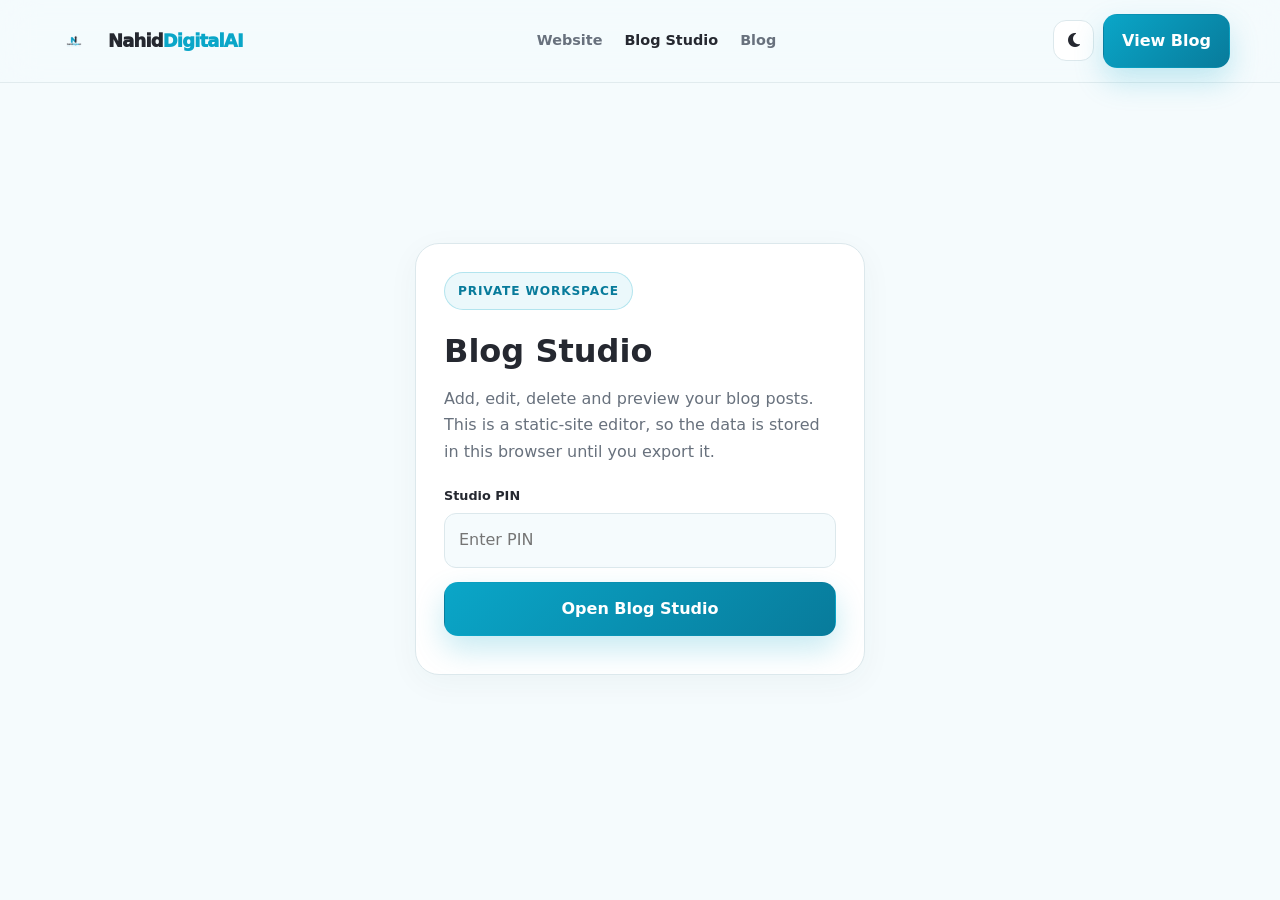
<file: admin.html>
<!doctype html>
<html lang="en" data-theme="light">
<head>
<meta charset="utf-8"><meta name="viewport" content="width=device-width,initial-scale=1">
<title>Blog Studio | NahidDigitalAI</title>
<meta name="description" content="Private NahidDigitalAI blog content manager."><meta name="robots" content="noindex,nofollow"><link rel="canonical" href="https://nahid-digital-ai.vercel.app/admin.html">
<link rel="icon" href="assets/favicon.png"><link rel="manifest" href="site.webmanifest">
<link rel="stylesheet" href="assets/site.css">
<link rel="stylesheet" href="https://cdnjs.cloudflare.com/ajax/libs/font-awesome/6.6.0/css/all.min.css">
</head>
<body>
<header class="site-header"><div class="container nav">
<a class="brand-lockup" href="index.html"><img class="brand-logo" src="assets/nahid-logo.png" alt="NahidDigitalAI"><span class="brand-word">Nahid<span>DigitalAI</span></span></a>
<nav class="nav-links"><a href="index.html">Website</a><a class="active" href="admin.html">Blog Studio</a><a href="blog.html">Blog</a></nav>
<div class="nav-actions"><button class="theme" id="themeToggle" aria-label="Toggle theme"><i class="fas fa-moon"></i></button><a class="btn btn-primary" href="blog.html">View Blog</a></div>
</div></header>
<main class="section"><div class="container admin-wrap">
<div id="lockView" class="admin-lock card">
<span class="eyebrow">Private workspace</span><h1 style="margin:15px 0 8px">Blog Studio</h1>
<p class="muted">Add, edit, delete and preview your blog posts. This is a static-site editor, so the data is stored in this browser until you export it.</p>
<form id="unlockForm" style="margin-top:20px"><div class="field"><label>Studio PIN</label><input id="pin" type="password" placeholder="Enter PIN" required></div><button class="btn btn-primary" style="width:100%">Open Blog Studio</button><div id="unlockStatus" class="form-status"></div></form>
</div>

<div id="studio" style="display:none">
<div class="admin-top"><div><span class="eyebrow">Content management</span><h1 style="margin-top:10px">Blog Studio</h1></div><div class="admin-actions"><button class="btn btn-ghost" id="newPost"><i class="fas fa-plus"></i> New Post</button><button class="btn btn-ghost" id="exportJs"><i class="fas fa-download"></i> Export blog-data.js</button><button class="btn btn-ghost" id="exportJson"><i class="fas fa-file-export"></i> Export JSON</button><label class="btn btn-ghost" for="importFile"><i class="fas fa-file-import"></i> Import JSON</label><input id="importFile" type="file" accept=".json" hidden></div></div>
<div class="notice"><strong>How publishing works:</strong> create your post here, preview it, then use <b>Export blog-data.js</b> and replace <code>assets/blog-data.js</code> in your Vercel/GitHub project. This keeps the website static, fast and easy to manage. Browser-only changes are private to this device until exported.</div>
<div class="admin-grid">
<section class="admin-card">
<h2 id="formTitle">Create a blog post</h2>
<form id="postForm" style="margin-top:20px">
<div class="field"><label>Title</label><input id="title" required placeholder="Your article title"></div>
<div class="form-grid"><div class="field"><label>Category</label><input id="category" required placeholder="AI & Digital Marketing"></div><div class="field"><label>Date</label><input id="date" type="date" required></div></div>
<div class="field"><label>Author</label><input id="author" value="MD Nahid Hasan Sheikh"></div>
<div class="field"><label>Featured image URL <small>(optional)</small></label><input id="image" placeholder="https://.../image.jpg"></div>
<div class="field"><label>Or upload image <small>(optional)</small></label><input id="imageFile" type="file" accept="image/*"></div>
<div class="field"><label>Short excerpt</label><textarea id="excerpt" rows="3" required placeholder="2–3 lines that appear on the blog card"></textarea></div>
<div class="field"><label>Full content</label><textarea id="content" rows="12" required placeholder="Write your article here. Separate paragraphs with a blank line."></textarea></div>
<div class="admin-actions"><button class="btn btn-primary" type="submit"><i class="fas fa-save"></i> Save Post</button><button class="btn btn-ghost" type="button" id="clearForm">Clear</button></div>
<div id="saveStatus" class="form-status"></div>
</form>
</section>
<section class="admin-card">
<div style="display:flex;justify-content:space-between;gap:12px;align-items:center"><div><h2>Your posts</h2><p class="muted" style="font-size:.86rem">Edit or remove content before exporting.</p></div><span id="postCount" class="eyebrow"></span></div>
<div id="postList" style="margin-top:16px"></div>
</section>
</div>
<div class="admin-card" style="margin-top:20px"><h2>Live preview</h2><div id="preview" class="preview-box" style="margin-top:14px">Start typing to preview your article.</div></div>
</div></div></main>
<script src="assets/blog-data.js"></script><script src="assets/site.js" defer></script>
<script>
(function(){
const PIN='NAHID2026', KEY='nahid_blog_posts_v2', deletedKey='nahid_blog_deleted_v2';
const $=id=>document.getElementById(id);
let editingId=null, imageData='';
function base(){return Array.isArray(window.NAHID_BLOG_POSTS)?window.NAHID_BLOG_POSTS:[]}
function local(){try{return JSON.parse(localStorage.getItem(KEY)||'[]')}catch{return[]}}
function deleted(){try{return JSON.parse(localStorage.getItem(deletedKey)||'[]')}catch{return[]}}
function posts(){
 const map=new Map(base().map(p=>[p.id,p]));
 local().forEach(p=>map.set(p.id,p));
 deleted().forEach(id=>map.delete(id));
 return [...map.values()].sort((a,b)=>(b.date||'').localeCompare(a.date||''));
}
function saveLocal(arr){localStorage.setItem(KEY,JSON.stringify(arr))}
function slug(s){return s.toLowerCase().trim().replace(/[^a-z0-9]+/g,'-').replace(/^-|-$/g,'').slice(0,70)}
function fill(p){
 editingId=p?.id||null; imageData=p?.image||'';
 $('formTitle').textContent=p?'Edit blog post':'Create a blog post';
 $('title').value=p?.title||'';$('category').value=p?.category||'AI & Digital Marketing';$('date').value=p?.date||new Date().toISOString().slice(0,10);
 $('author').value=p?.author||'MD Nahid Hasan Sheikh';$('image').value=p?.image?.startsWith('data:')?'':(p?.image||'');$('excerpt').value=p?.excerpt||'';$('content').value=p?.content||'';
 $('saveStatus').textContent=''; renderPreview();
}
function clearForm(){fill(null);imageData='';$('imageFile').value=''}
function renderList(){
 const ps=posts();$('postCount').textContent=ps.length+' posts';
 $('postList').innerHTML=ps.length?ps.map(p=>`<div class="post-row"><div><strong>${escapeHtml(p.title)}</strong><small>${escapeHtml(p.category)} · ${p.date}</small></div><div class="admin-actions"><button class="btn btn-ghost" data-edit="${p.id}"><i class="fas fa-pen"></i></button><button class="btn danger" data-delete="${p.id}"><i class="fas fa-trash"></i></button></div></div>`).join(''):'<p class="muted">No posts yet.</p>';
}
function escapeHtml(s){return String(s??'').replace(/[&<>"']/g,m=>({'&':'&amp;','<':'&lt;','>':'&gt;','"':'&quot;',"'":'&#039;'}[m]))}
function renderPreview(){
 const t=$('title').value.trim(),c=$('category').value,e=$('excerpt').value.trim(),body=$('content').value.trim();
 $('preview').innerHTML=`<div class="blog-meta">${escapeHtml(c||'Category')} · ${escapeHtml($('date').value||'Date')}</div><h2 style="margin-bottom:8px">${escapeHtml(t||'Your title will appear here')}</h2><p style="font-weight:700;color:var(--text)">${escapeHtml(e||'Your excerpt will appear here')}</p><div style="margin-top:18px">${(body||'Your article content will appear here.').split(/\\n\\s*\\n/).map(x=>`<p style="margin-bottom:12px;color:var(--muted)">${escapeHtml(x).replace(/\\n/g,'<br>')}</p>`).join('')}</div>`;
}
$('unlockForm').addEventListener('submit',e=>{e.preventDefault();if($('pin').value===PIN){sessionStorage.setItem('nahid_blog_unlocked','1');$('lockView').style.display='none';$('studio').style.display='block';renderList()}else $('unlockStatus').textContent='Incorrect PIN.'});
if(sessionStorage.getItem('nahid_blog_unlocked')==='1'){$('lockView').style.display='none';$('studio').style.display='block';renderList()}
$('newPost').addEventListener('click',clearForm);$('clearForm').addEventListener('click',clearForm);
['title','category','date','excerpt','content'].forEach(id=>$(id).addEventListener('input',renderPreview));
$('imageFile').addEventListener('change',e=>{const f=e.target.files[0];if(!f)return;if(f.size>1200000){$('saveStatus').textContent='Please keep the image under 1.2MB.';e.target.value='';return}const r=new FileReader();r.onload=()=>{imageData=r.result;$('saveStatus').textContent='Image loaded. It will be included in the exported file.'};r.readAsDataURL(f)});
$('postForm').addEventListener('submit',e=>{
 e.preventDefault();
 const p={id:editingId||`${slug($('title').value)}-${Date.now()}`,title:$('title').value.trim(),slug:slug($('title').value),category:$('category').value.trim(),date:$('date').value,author:$('author').value.trim()||'MD Nahid Hasan Sheikh',image:imageData||$('image').value.trim(),excerpt:$('excerpt').value.trim(),content:$('content').value.trim()};
 const arr=local();const i=arr.findIndex(x=>x.id===p.id);if(i>=0)arr[i]=p;else arr.push(p);saveLocal(arr);
 const d=deleted().filter(id=>id!==p.id);localStorage.setItem(deletedKey,JSON.stringify(d));
 editingId=p.id;$('saveStatus').textContent='✓ Saved on this device. Export blog-data.js to publish it for visitors.';renderList();renderPreview();
});
$('postList').addEventListener('click',e=>{
 const edit=e.target.closest('[data-edit]')?.dataset.edit,del=e.target.closest('[data-delete]')?.dataset.delete;
 if(edit){const p=posts().find(x=>x.id===edit);if(p)fill(p)}
 if(del&&confirm('Delete this blog post?')){const arr=local().filter(p=>p.id!==del);localStorage.setItem(KEY,JSON.stringify(arr));const d=deleted();if(!d.includes(del))d.push(del);localStorage.setItem(deletedKey,JSON.stringify(d));if(editingId===del)clearForm();renderList()}
});
function exportJs(){
 const data=posts();const content='window.NAHID_BLOG_POSTS = '+JSON.stringify(data,null,2)+';\\n';
 const a=document.createElement('a');a.href=URL.createObjectURL(new Blob([content],{type:'text/javascript'}));a.download='blog-data.js';a.click();setTimeout(()=>URL.revokeObjectURL(a.href),500)
}
function exportJson(){const a=document.createElement('a');a.href=URL.createObjectURL(new Blob([JSON.stringify(posts(),null,2)],{type:'application/json'}));a.download='nahid-blog-posts.json';a.click();setTimeout(()=>URL.revokeObjectURL(a.href),500)}
$('exportJs').addEventListener('click',exportJs);$('exportJson').addEventListener('click',exportJson);
$('importFile').addEventListener('change',e=>{const f=e.target.files[0];if(!f)return;const r=new FileReader();r.onload=()=>{try{const data=JSON.parse(r.result);if(!Array.isArray(data))throw Error();localStorage.setItem(KEY,JSON.stringify(data));localStorage.setItem(deletedKey,'[]');renderList();$('saveStatus').textContent='Imported successfully.'}catch{$('saveStatus').textContent='Invalid JSON file.'}};r.readAsText(f)});
})();
</script>
</body></html>
</file>
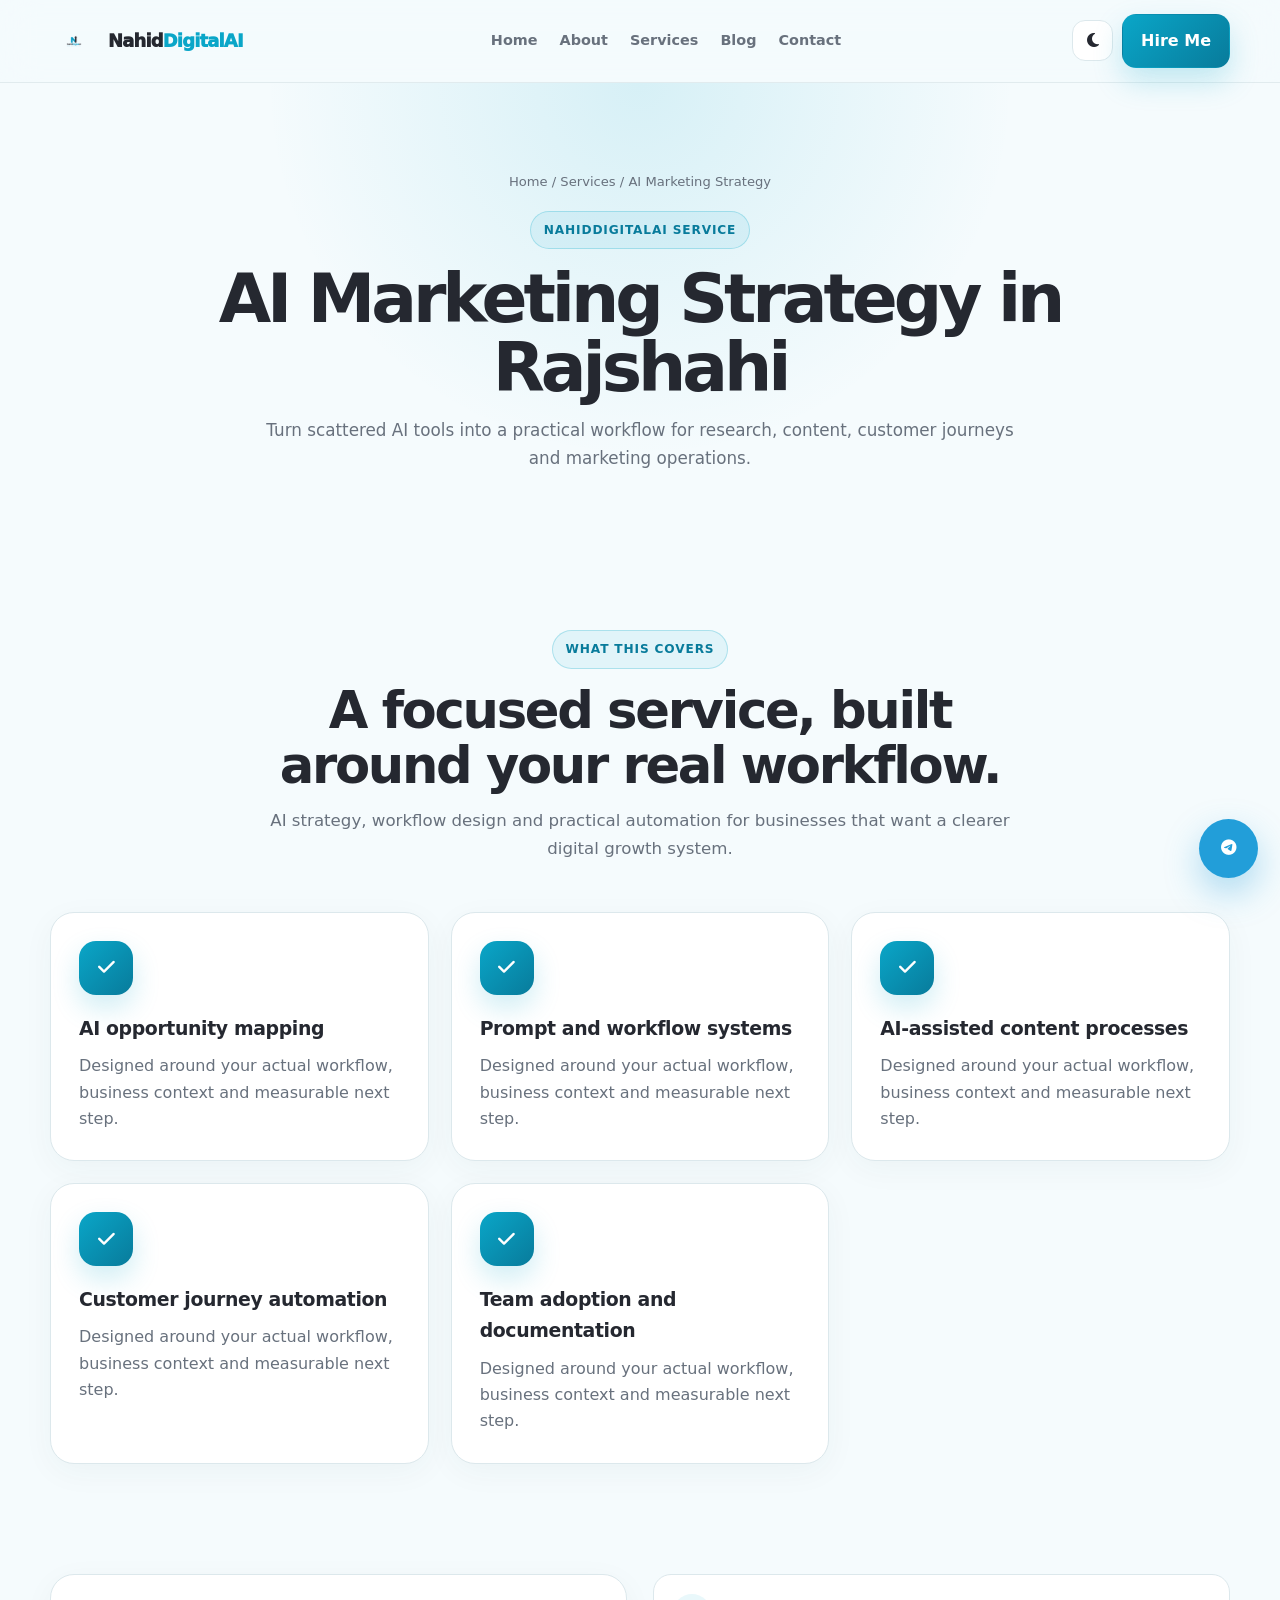
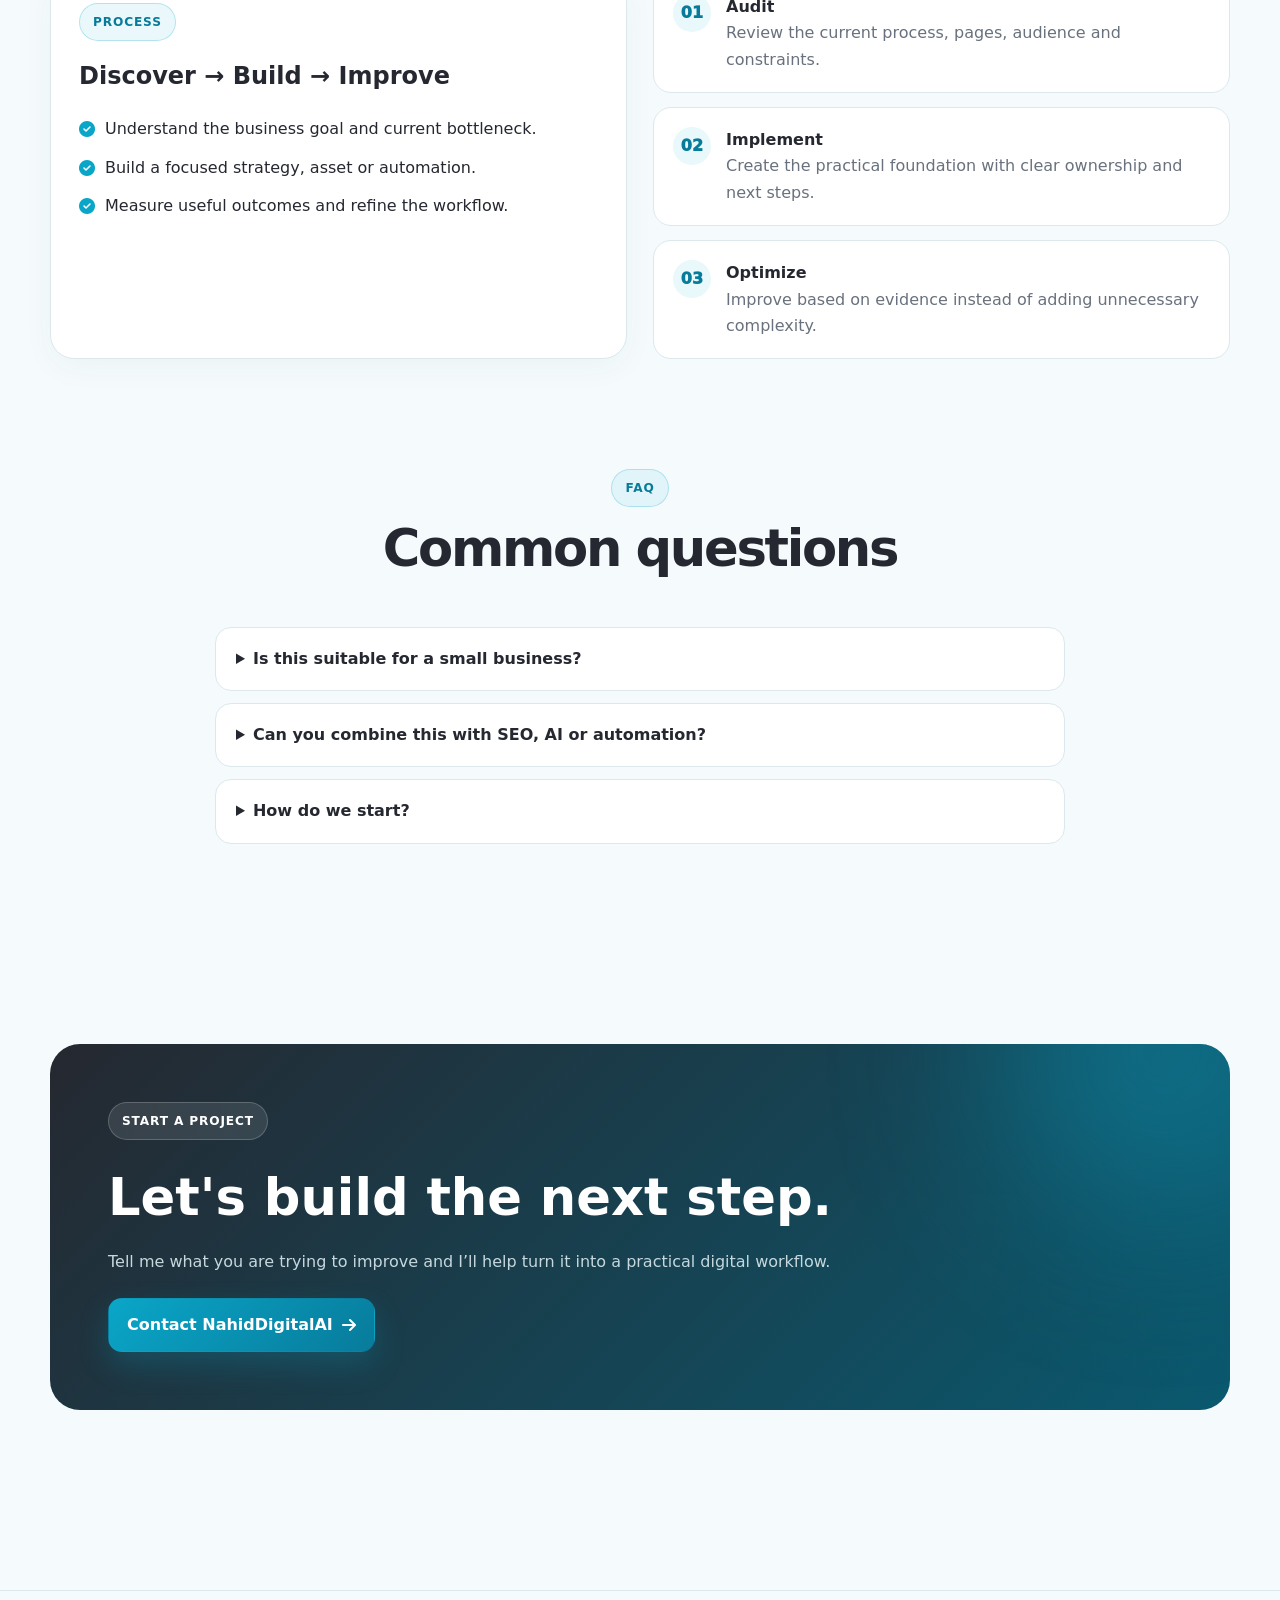
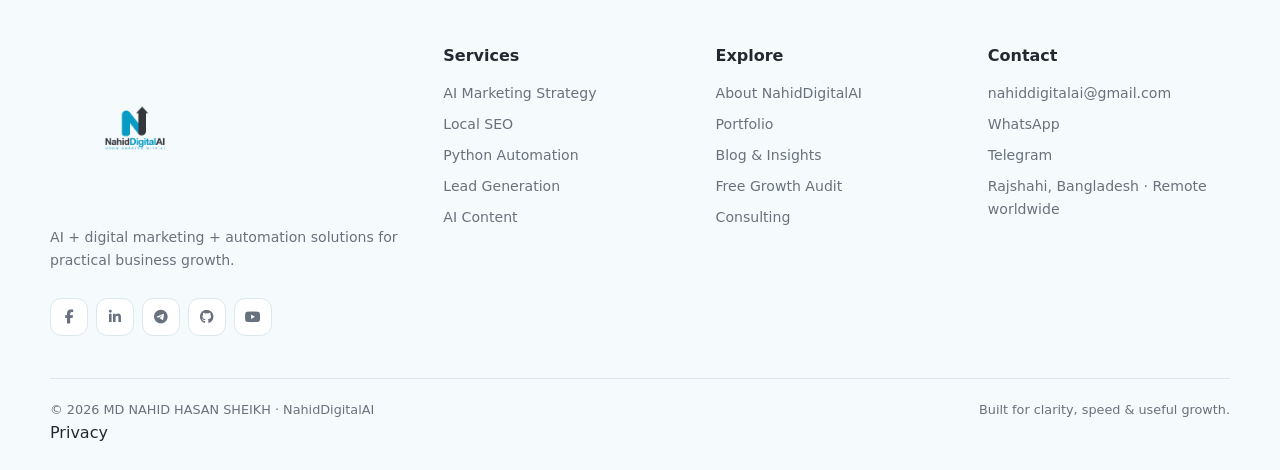
<file: ai-strategy.html>
<!doctype html>
<html lang="en" data-theme="light">
<head>
<meta charset="utf-8"><meta name="viewport" content="width=device-width,initial-scale=1">
<title>AI Marketing Strategy in Rajshahi | NahidDigitalAI</title>
<meta name="description" content="AI strategy, workflow design and practical automation for businesses that want a clearer digital growth system.">
<meta name="author" content="MD NAHID HASAN SHEIKH">
<meta name="robots" content="index,follow,max-image-preview:large,max-snippet:-1">
<link rel="canonical" href="https://nahid-digital-ai.vercel.app/ai-strategy.html">
<meta property="og:type" content="website"><meta property="og:title" content="AI Marketing Strategy in Rajshahi | NahidDigitalAI"><meta property="og:description" content="AI strategy, workflow design and practical automation for businesses that want a clearer digital growth system."><meta property="og:url" content="https://nahid-digital-ai.vercel.app/ai-strategy.html"><meta property="og:site_name" content="NahidDigitalAI">
<link rel="icon" href="assets/favicon.png"><link rel="manifest" href="site.webmanifest">
<link rel="stylesheet" href="assets/site.css">
<link rel="stylesheet" href="https://cdnjs.cloudflare.com/ajax/libs/font-awesome/6.6.0/css/all.min.css">
<script type="application/ld+json">{"@context": "https://schema.org", "@type": "Service", "name": "AI Marketing Strategy", "provider": {"@type": "Person", "name": "MD Nahid Hasan Sheikh", "url": "https://nahid-digital-ai.vercel.app/"}, "areaServed": {"@type": "Country", "name": "Bangladesh"}, "description": "AI strategy, workflow design and practical automation for businesses that want a clearer digital growth system.", "url": "https://nahid-digital-ai.vercel.app/ai-strategy.html"}</script></head><header class="site-header"><div class="container nav"><a class="brand-lockup" href="index.html"><img class="brand-logo" src="assets/nahid-logo.png" alt="NahidDigitalAI logo"><span class="brand-word">Nahid<span>DigitalAI</span></span></a><nav class="nav-links" id="navLinks"><a class="" href="index.html">Home</a><a class="" href="ranking.html">About</a><a class="" href="index.html#services">Services</a><a class="" href="blog.html">Blog</a><a class="" href="index.html#contact">Contact</a></nav><div class="nav-actions"><button class="theme" id="themeToggle" aria-label="Toggle theme"><i class="fas fa-moon"></i></button><a class="btn btn-primary" href="index.html#contact">Hire Me</a><button class="menu-btn" id="menuBtn" aria-label="Menu"><i class="fas fa-bars"></i></button></div></div></header>
<main><section class="page-hero"><div class="container"><div class="breadcrumbs">Home / Services / AI Marketing Strategy</div><span class="eyebrow" style="margin-top:18px">NahidDigitalAI Service</span><h1>AI Marketing Strategy in Rajshahi</h1><p>Turn scattered AI tools into a practical workflow for research, content, customer journeys and marketing operations.</p></div></section>
<section class="section"><div class="container"><div class="section-head reveal"><span class="eyebrow">What this covers</span><h2>A focused service, built around your real workflow.</h2><p>AI strategy, workflow design and practical automation for businesses that want a clearer digital growth system.</p></div><div class="grid"><div class="card reveal"><div class="icon"><i class="fas fa-check"></i></div><h3>AI opportunity mapping</h3><p>Designed around your actual workflow, business context and measurable next step.</p></div><div class="card reveal"><div class="icon"><i class="fas fa-check"></i></div><h3>Prompt and workflow systems</h3><p>Designed around your actual workflow, business context and measurable next step.</p></div><div class="card reveal"><div class="icon"><i class="fas fa-check"></i></div><h3>AI-assisted content processes</h3><p>Designed around your actual workflow, business context and measurable next step.</p></div><div class="card reveal"><div class="icon"><i class="fas fa-check"></i></div><h3>Customer journey automation</h3><p>Designed around your actual workflow, business context and measurable next step.</p></div><div class="card reveal"><div class="icon"><i class="fas fa-check"></i></div><h3>Team adoption and documentation</h3><p>Designed around your actual workflow, business context and measurable next step.</p></div></div></div></section>
<section class="section" style="padding-top:10px"><div class="container split"><div class="card reveal"><span class="eyebrow">Process</span><h2 style="margin:16px 0">Discover → Build → Improve</h2><div class="checklist"><div class="check"><i class="fas fa-circle-check"></i><span>Understand the business goal and current bottleneck.</span></div><div class="check"><i class="fas fa-circle-check"></i><span>Build a focused strategy, asset or automation.</span></div><div class="check"><i class="fas fa-circle-check"></i><span>Measure useful outcomes and refine the workflow.</span></div></div></div><div class="process"><div class="step reveal"><span class="step-no">01</span><div><strong>Audit</strong><p class="muted">Review the current process, pages, audience and constraints.</p></div></div><div class="step reveal"><span class="step-no">02</span><div><strong>Implement</strong><p class="muted">Create the practical foundation with clear ownership and next steps.</p></div></div><div class="step reveal"><span class="step-no">03</span><div><strong>Optimize</strong><p class="muted">Improve based on evidence instead of adding unnecessary complexity.</p></div></div></div></div></section>
<section class="section" style="padding-top:10px"><div class="container"><div class="section-head reveal"><span class="eyebrow">FAQ</span><h2>Common questions</h2></div><div class="faq">
<details><summary>Is this suitable for a small business?</summary><p class="muted">Yes. The scope can start with one focused workflow or page and expand when the process proves useful.</p></details>
<details><summary>Can you combine this with SEO, AI or automation?</summary><p class="muted">Yes. The services are designed to connect when a business needs a broader growth workflow.</p></details>
<details><summary>How do we start?</summary><p class="muted">Send your goal, current website/profile and the main problem you want to solve. I can suggest a practical first step.</p></details>
</div></div></section><section class="section"><div class="container"><div class="cta reveal"><span class="eyebrow" style="background:rgba(255,255,255,.10);border-color:rgba(255,255,255,.2);color:#fff">Start a project</span><h2 style="font-size:clamp(2rem,4vw,3.2rem);margin-top:15px">Let's build the next step.</h2><p>Tell me what you are trying to improve and I’ll help turn it into a practical digital workflow.</p><a class="btn btn-primary" href="index.html#contact">Contact NahidDigitalAI <i class="fas fa-arrow-right"></i></a></div></div></section></main><footer class="site-footer"><div class="container"><div class="footer-grid">
<div><img class="footer-logo" src="assets/nahid-logo.png" alt="NahidDigitalAI"><p>AI + digital marketing + automation solutions for practical business growth.</p><div class="socials">
<a href="https://facebook.com/NahidDigitalAI" target="_blank" rel="noopener" aria-label="Facebook"><i class="fab fa-facebook-f"></i></a>
<a href="https://linkedin.com/in/NahidDigitalAI" target="_blank" rel="noopener" aria-label="LinkedIn"><i class="fab fa-linkedin-in"></i></a>
<a href="https://t.me/NahidDigitalAI" target="_blank" rel="noopener" aria-label="Telegram"><i class="fab fa-telegram-plane"></i></a>
<a href="https://github.com/NahidDigitalAI" target="_blank" rel="noopener" aria-label="GitHub"><i class="fab fa-github"></i></a>
<a href="https://youtube.com/@NahidDigitalAI" target="_blank" rel="noopener" aria-label="YouTube"><i class="fab fa-youtube"></i></a>
</div></div>
<div><h4>Services</h4><a href="ai-strategy.html">AI Marketing Strategy</a><a href="local-seo.html">Local SEO</a><a href="automation.html">Python Automation</a><a href="lead-generation.html">Lead Generation</a><a href="content-solutions.html">AI Content</a></div>
<div><h4>Explore</h4><a href="ranking.html">About NahidDigitalAI</a><a href="portfolio.html">Portfolio</a><a href="blog.html">Blog & Insights</a><a href="free-audit.html">Free Growth Audit</a><a href="consulting.html">Consulting</a></div>
<div><h4>Contact</h4><a href="mailto:nahiddigitalai@gmail.com">nahiddigitalai@gmail.com</a><a href="https://wa.me/8801757925193" target="_blank" rel="noopener">WhatsApp</a><a href="https://t.me/NahidDigitalAI" target="_blank" rel="noopener">Telegram</a><p>Rajshahi, Bangladesh · Remote worldwide</p></div>
</div><div class="footer-bottom"><span>© 2026 MD NAHID HASAN SHEIKH · NahidDigitalAI</span><span>Built for clarity, speed & useful growth.</span></div><a href="privacy.html">Privacy</a></div></footer>
<button class="to-top" id="toTop" aria-label="Back to top"><i class="fas fa-arrow-up"></i></button>
<button class="tg-fab" id="tgFab" aria-label="Message on Telegram"><i class="fab fa-telegram-plane"></i></button>
<div class="tg-panel" id="tgPanel"><div class="tg-head"><div><strong>NahidDigitalAI</strong><small>Telegram contact · usually replies quickly</small></div><button class="tg-close" id="tgClose" aria-label="Close"><i class="fas fa-times"></i></button></div><div class="tg-body"><div class="tg-welcome">Hi! Tell me what you want to improve—AI, SEO, ads, automation or content.</div><form id="tgQuickForm"><div class="field"><label>Name</label><input id="tgQuickName" required placeholder="Your name"></div><div class="field"><label>Email</label><input id="tgQuickEmail" type="email" placeholder="you@example.com"></div><div class="field"><label>Message</label><textarea id="tgQuickMessage" required placeholder="How can I help?"></textarea></div><button class="btn btn-primary" id="tgQuickSend" type="submit">Send on Telegram <i class="fab fa-telegram-plane"></i></button><div class="tg-status" id="tgQuickStatus"></div></form></div></div>
<script src="assets/blog-data.js"></script><script src="assets/site.js" defer></script></body></html>
</file>
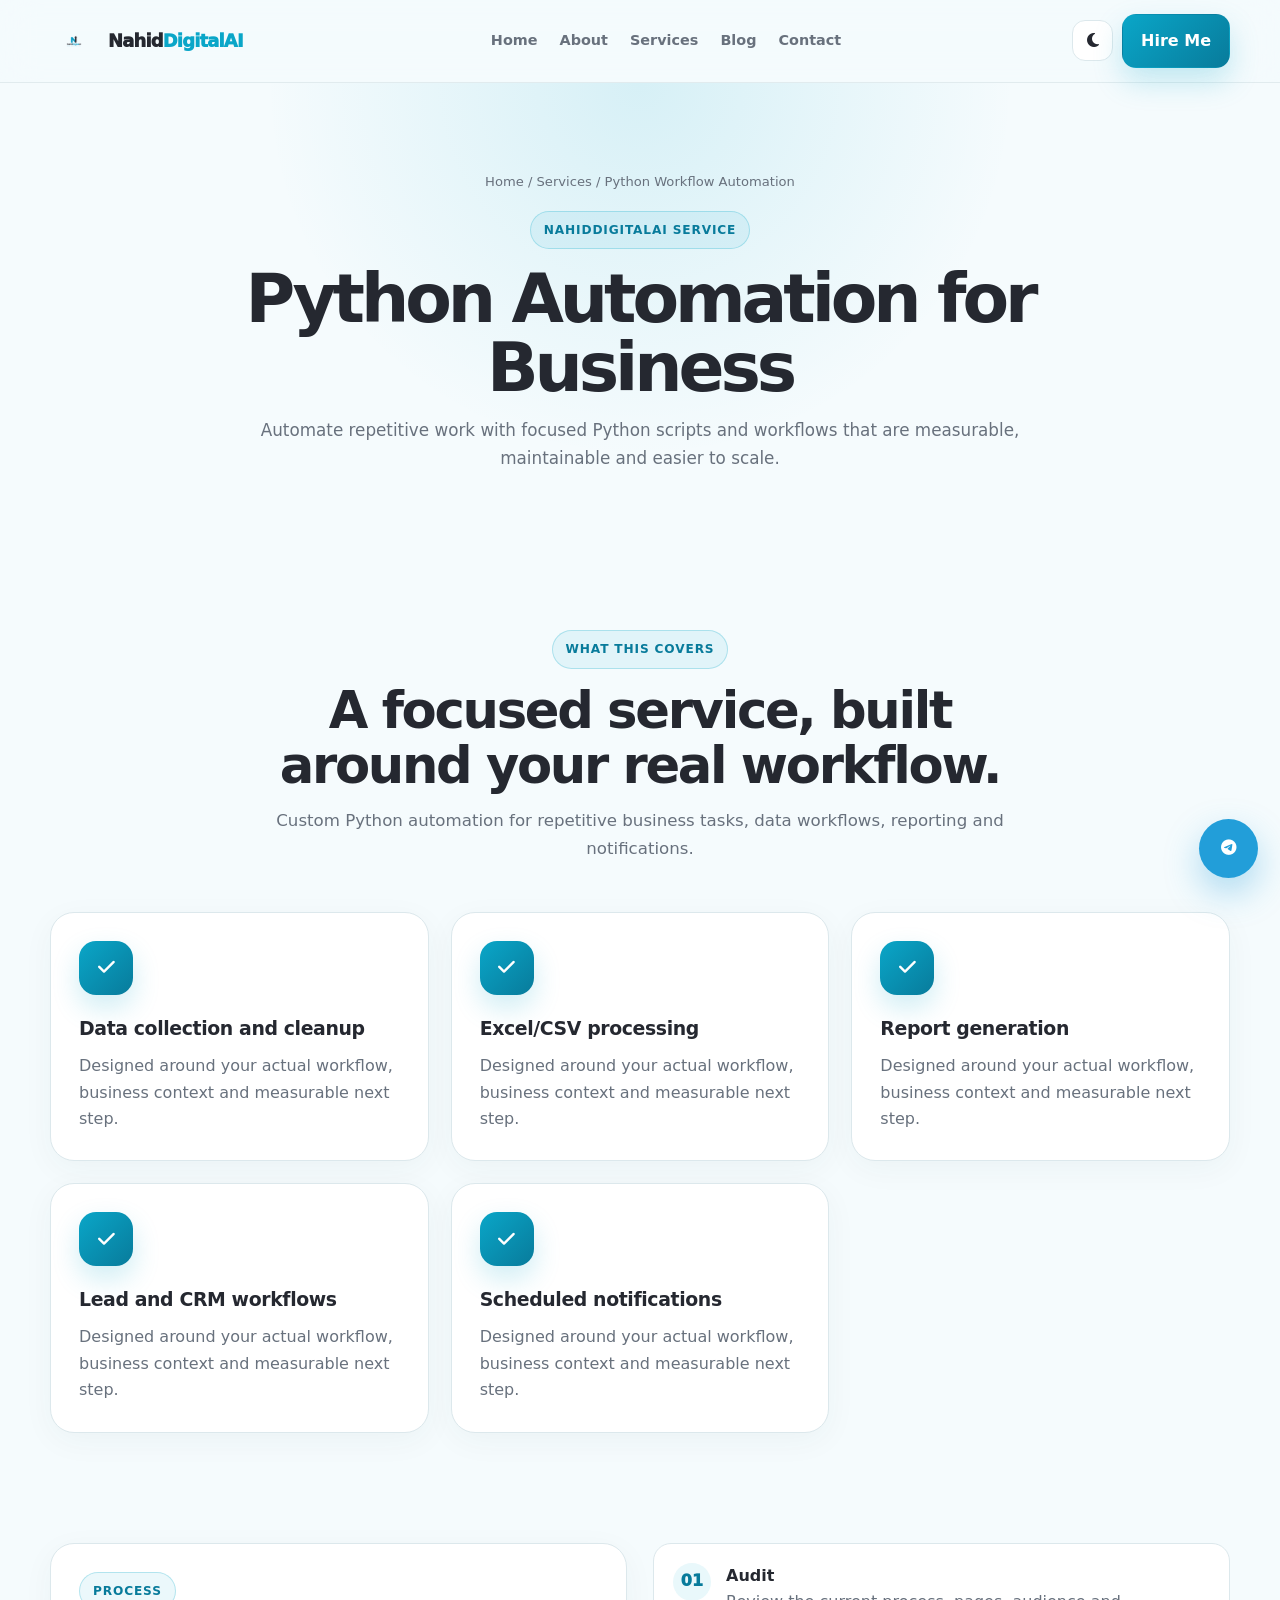
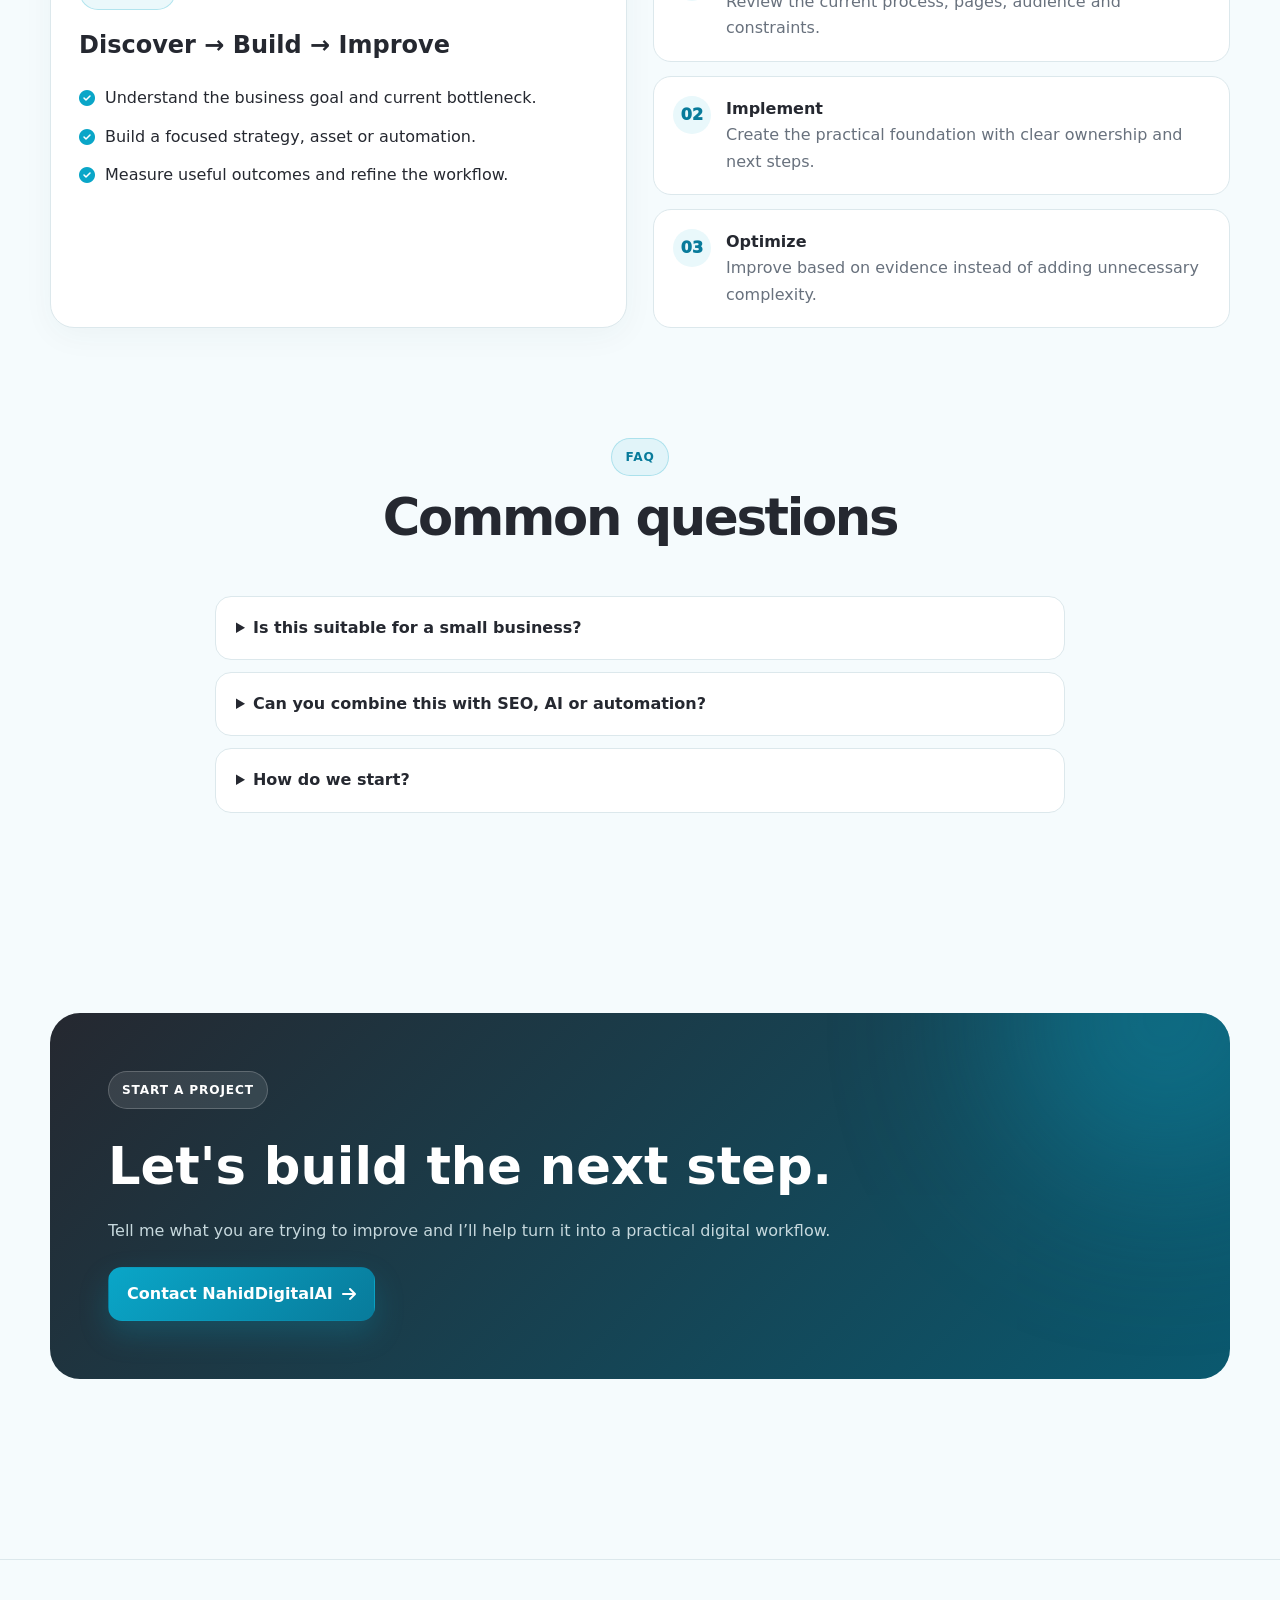
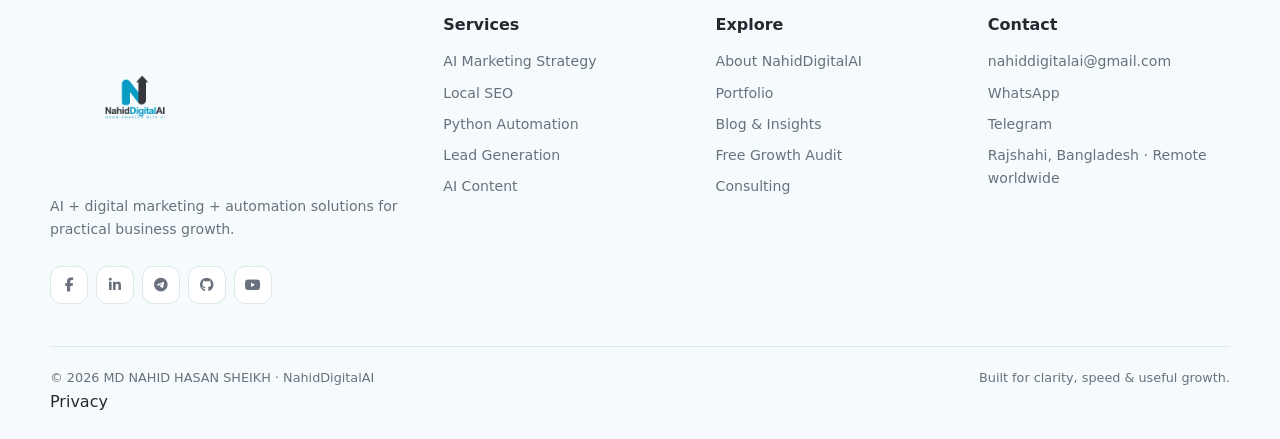
<file: automation.html>
<!doctype html>
<html lang="en" data-theme="light">
<head>
<meta charset="utf-8"><meta name="viewport" content="width=device-width,initial-scale=1">
<title>Python Automation for Business | NahidDigitalAI</title>
<meta name="description" content="Custom Python automation for repetitive business tasks, data workflows, reporting and notifications.">
<meta name="author" content="MD NAHID HASAN SHEIKH">
<meta name="robots" content="index,follow,max-image-preview:large,max-snippet:-1">
<link rel="canonical" href="https://nahid-digital-ai.vercel.app/automation.html">
<meta property="og:type" content="website"><meta property="og:title" content="Python Automation for Business | NahidDigitalAI"><meta property="og:description" content="Custom Python automation for repetitive business tasks, data workflows, reporting and notifications."><meta property="og:url" content="https://nahid-digital-ai.vercel.app/automation.html"><meta property="og:site_name" content="NahidDigitalAI">
<link rel="icon" href="assets/favicon.png"><link rel="manifest" href="site.webmanifest">
<link rel="stylesheet" href="assets/site.css">
<link rel="stylesheet" href="https://cdnjs.cloudflare.com/ajax/libs/font-awesome/6.6.0/css/all.min.css">
<script type="application/ld+json">{"@context": "https://schema.org", "@type": "Service", "name": "Python Workflow Automation", "provider": {"@type": "Person", "name": "MD Nahid Hasan Sheikh", "url": "https://nahid-digital-ai.vercel.app/"}, "areaServed": {"@type": "Country", "name": "Bangladesh"}, "description": "Custom Python automation for repetitive business tasks, data workflows, reporting and notifications.", "url": "https://nahid-digital-ai.vercel.app/automation.html"}</script></head><header class="site-header"><div class="container nav"><a class="brand-lockup" href="index.html"><img class="brand-logo" src="assets/nahid-logo.png" alt="NahidDigitalAI logo"><span class="brand-word">Nahid<span>DigitalAI</span></span></a><nav class="nav-links" id="navLinks"><a class="" href="index.html">Home</a><a class="" href="ranking.html">About</a><a class="" href="index.html#services">Services</a><a class="" href="blog.html">Blog</a><a class="" href="index.html#contact">Contact</a></nav><div class="nav-actions"><button class="theme" id="themeToggle" aria-label="Toggle theme"><i class="fas fa-moon"></i></button><a class="btn btn-primary" href="index.html#contact">Hire Me</a><button class="menu-btn" id="menuBtn" aria-label="Menu"><i class="fas fa-bars"></i></button></div></div></header>
<main><section class="page-hero"><div class="container"><div class="breadcrumbs">Home / Services / Python Workflow Automation</div><span class="eyebrow" style="margin-top:18px">NahidDigitalAI Service</span><h1>Python Automation for Business</h1><p>Automate repetitive work with focused Python scripts and workflows that are measurable, maintainable and easier to scale.</p></div></section>
<section class="section"><div class="container"><div class="section-head reveal"><span class="eyebrow">What this covers</span><h2>A focused service, built around your real workflow.</h2><p>Custom Python automation for repetitive business tasks, data workflows, reporting and notifications.</p></div><div class="grid"><div class="card reveal"><div class="icon"><i class="fas fa-check"></i></div><h3>Data collection and cleanup</h3><p>Designed around your actual workflow, business context and measurable next step.</p></div><div class="card reveal"><div class="icon"><i class="fas fa-check"></i></div><h3>Excel/CSV processing</h3><p>Designed around your actual workflow, business context and measurable next step.</p></div><div class="card reveal"><div class="icon"><i class="fas fa-check"></i></div><h3>Report generation</h3><p>Designed around your actual workflow, business context and measurable next step.</p></div><div class="card reveal"><div class="icon"><i class="fas fa-check"></i></div><h3>Lead and CRM workflows</h3><p>Designed around your actual workflow, business context and measurable next step.</p></div><div class="card reveal"><div class="icon"><i class="fas fa-check"></i></div><h3>Scheduled notifications</h3><p>Designed around your actual workflow, business context and measurable next step.</p></div></div></div></section>
<section class="section" style="padding-top:10px"><div class="container split"><div class="card reveal"><span class="eyebrow">Process</span><h2 style="margin:16px 0">Discover → Build → Improve</h2><div class="checklist"><div class="check"><i class="fas fa-circle-check"></i><span>Understand the business goal and current bottleneck.</span></div><div class="check"><i class="fas fa-circle-check"></i><span>Build a focused strategy, asset or automation.</span></div><div class="check"><i class="fas fa-circle-check"></i><span>Measure useful outcomes and refine the workflow.</span></div></div></div><div class="process"><div class="step reveal"><span class="step-no">01</span><div><strong>Audit</strong><p class="muted">Review the current process, pages, audience and constraints.</p></div></div><div class="step reveal"><span class="step-no">02</span><div><strong>Implement</strong><p class="muted">Create the practical foundation with clear ownership and next steps.</p></div></div><div class="step reveal"><span class="step-no">03</span><div><strong>Optimize</strong><p class="muted">Improve based on evidence instead of adding unnecessary complexity.</p></div></div></div></div></section>
<section class="section" style="padding-top:10px"><div class="container"><div class="section-head reveal"><span class="eyebrow">FAQ</span><h2>Common questions</h2></div><div class="faq">
<details><summary>Is this suitable for a small business?</summary><p class="muted">Yes. The scope can start with one focused workflow or page and expand when the process proves useful.</p></details>
<details><summary>Can you combine this with SEO, AI or automation?</summary><p class="muted">Yes. The services are designed to connect when a business needs a broader growth workflow.</p></details>
<details><summary>How do we start?</summary><p class="muted">Send your goal, current website/profile and the main problem you want to solve. I can suggest a practical first step.</p></details>
</div></div></section><section class="section"><div class="container"><div class="cta reveal"><span class="eyebrow" style="background:rgba(255,255,255,.10);border-color:rgba(255,255,255,.2);color:#fff">Start a project</span><h2 style="font-size:clamp(2rem,4vw,3.2rem);margin-top:15px">Let's build the next step.</h2><p>Tell me what you are trying to improve and I’ll help turn it into a practical digital workflow.</p><a class="btn btn-primary" href="index.html#contact">Contact NahidDigitalAI <i class="fas fa-arrow-right"></i></a></div></div></section></main><footer class="site-footer"><div class="container"><div class="footer-grid">
<div><img class="footer-logo" src="assets/nahid-logo.png" alt="NahidDigitalAI"><p>AI + digital marketing + automation solutions for practical business growth.</p><div class="socials">
<a href="https://facebook.com/NahidDigitalAI" target="_blank" rel="noopener" aria-label="Facebook"><i class="fab fa-facebook-f"></i></a>
<a href="https://linkedin.com/in/NahidDigitalAI" target="_blank" rel="noopener" aria-label="LinkedIn"><i class="fab fa-linkedin-in"></i></a>
<a href="https://t.me/NahidDigitalAI" target="_blank" rel="noopener" aria-label="Telegram"><i class="fab fa-telegram-plane"></i></a>
<a href="https://github.com/NahidDigitalAI" target="_blank" rel="noopener" aria-label="GitHub"><i class="fab fa-github"></i></a>
<a href="https://youtube.com/@NahidDigitalAI" target="_blank" rel="noopener" aria-label="YouTube"><i class="fab fa-youtube"></i></a>
</div></div>
<div><h4>Services</h4><a href="ai-strategy.html">AI Marketing Strategy</a><a href="local-seo.html">Local SEO</a><a href="automation.html">Python Automation</a><a href="lead-generation.html">Lead Generation</a><a href="content-solutions.html">AI Content</a></div>
<div><h4>Explore</h4><a href="ranking.html">About NahidDigitalAI</a><a href="portfolio.html">Portfolio</a><a href="blog.html">Blog & Insights</a><a href="free-audit.html">Free Growth Audit</a><a href="consulting.html">Consulting</a></div>
<div><h4>Contact</h4><a href="mailto:nahiddigitalai@gmail.com">nahiddigitalai@gmail.com</a><a href="https://wa.me/8801757925193" target="_blank" rel="noopener">WhatsApp</a><a href="https://t.me/NahidDigitalAI" target="_blank" rel="noopener">Telegram</a><p>Rajshahi, Bangladesh · Remote worldwide</p></div>
</div><div class="footer-bottom"><span>© 2026 MD NAHID HASAN SHEIKH · NahidDigitalAI</span><span>Built for clarity, speed & useful growth.</span></div><a href="privacy.html">Privacy</a></div></footer>
<button class="to-top" id="toTop" aria-label="Back to top"><i class="fas fa-arrow-up"></i></button>
<button class="tg-fab" id="tgFab" aria-label="Message on Telegram"><i class="fab fa-telegram-plane"></i></button>
<div class="tg-panel" id="tgPanel"><div class="tg-head"><div><strong>NahidDigitalAI</strong><small>Telegram contact · usually replies quickly</small></div><button class="tg-close" id="tgClose" aria-label="Close"><i class="fas fa-times"></i></button></div><div class="tg-body"><div class="tg-welcome">Hi! Tell me what you want to improve—AI, SEO, ads, automation or content.</div><form id="tgQuickForm"><div class="field"><label>Name</label><input id="tgQuickName" required placeholder="Your name"></div><div class="field"><label>Email</label><input id="tgQuickEmail" type="email" placeholder="you@example.com"></div><div class="field"><label>Message</label><textarea id="tgQuickMessage" required placeholder="How can I help?"></textarea></div><button class="btn btn-primary" id="tgQuickSend" type="submit">Send on Telegram <i class="fab fa-telegram-plane"></i></button><div class="tg-status" id="tgQuickStatus"></div></form></div></div>
<script src="assets/blog-data.js"></script><script src="assets/site.js" defer></script></body></html>
</file>
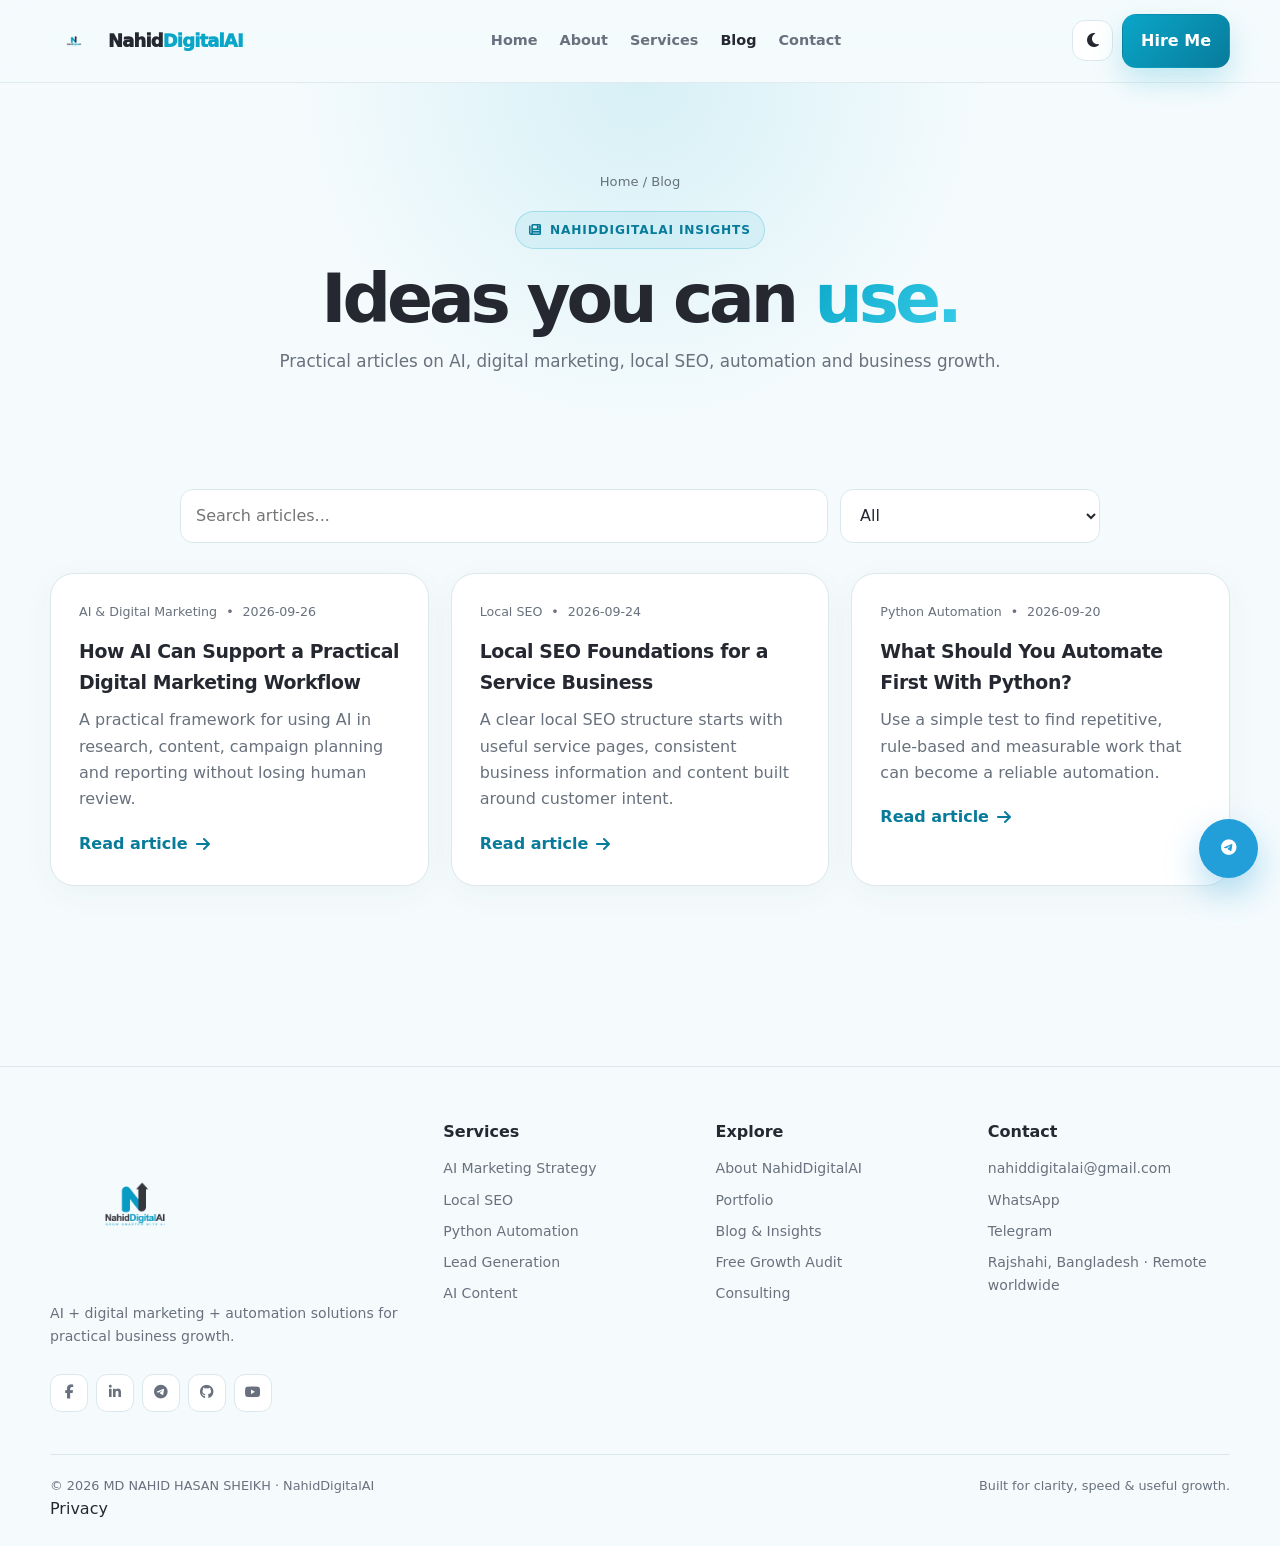
<file: blog.html>
<!doctype html>
<html lang="en" data-theme="light">
<head>
<meta charset="utf-8"><meta name="viewport" content="width=device-width,initial-scale=1">
<title>Blog &amp; Insights | NahidDigitalAI</title>
<meta name="description" content="Read practical articles by MD Nahid Hasan Sheikh on AI, digital marketing, local SEO, Python automation and business growth.">
<meta name="author" content="MD NAHID HASAN SHEIKH">
<meta name="robots" content="index,follow,max-image-preview:large,max-snippet:-1">
<link rel="canonical" href="https://nahid-digital-ai.vercel.app/blog.html">
<meta property="og:type" content="website"><meta property="og:title" content="Blog &amp; Insights | NahidDigitalAI"><meta property="og:description" content="Read practical articles by MD Nahid Hasan Sheikh on AI, digital marketing, local SEO, Python automation and business growth."><meta property="og:url" content="https://nahid-digital-ai.vercel.app/blog.html"><meta property="og:site_name" content="NahidDigitalAI">
<link rel="icon" href="assets/favicon.png"><link rel="manifest" href="site.webmanifest">
<link rel="stylesheet" href="assets/site.css">
<link rel="stylesheet" href="https://cdnjs.cloudflare.com/ajax/libs/font-awesome/6.6.0/css/all.min.css">
</head><header class="site-header"><div class="container nav"><a class="brand-lockup" href="index.html"><img class="brand-logo" src="assets/nahid-logo.png" alt="NahidDigitalAI logo"><span class="brand-word">Nahid<span>DigitalAI</span></span></a><nav class="nav-links" id="navLinks"><a class="" href="index.html">Home</a><a class="" href="ranking.html">About</a><a class="" href="index.html#services">Services</a><a class="active" href="blog.html">Blog</a><a class="" href="index.html#contact">Contact</a></nav><div class="nav-actions"><button class="theme" id="themeToggle" aria-label="Toggle theme"><i class="fas fa-moon"></i></button><a class="btn btn-primary" href="index.html#contact">Hire Me</a><button class="menu-btn" id="menuBtn" aria-label="Menu"><i class="fas fa-bars"></i></button></div></div></header>
<main>
<section class="page-hero"><div class="container"><div class="breadcrumbs">Home / Blog</div><span class="eyebrow" style="margin-top:18px"><i class="fas fa-newspaper"></i> NahidDigitalAI Insights</span><h1>Ideas you can <span class="gradient">use.</span></h1><p>Practical articles on AI, digital marketing, local SEO, automation and business growth.</p></div></section>
<section class="section" style="padding-top:55px"><div class="container">
<div class="blog-tools"><div class="search-box"><input id="blogSearch" placeholder="Search articles..."></div><select id="blogFilter" class="select" style="max-width:260px"><option>All</option></select></div>
<div id="postView"></div><div id="blogGrid" class="grid"></div>
</div></section>
</main>
<footer class="site-footer"><div class="container"><div class="footer-grid">
<div><img class="footer-logo" src="assets/nahid-logo.png" alt="NahidDigitalAI"><p>AI + digital marketing + automation solutions for practical business growth.</p><div class="socials">
<a href="https://facebook.com/NahidDigitalAI" target="_blank" rel="noopener" aria-label="Facebook"><i class="fab fa-facebook-f"></i></a>
<a href="https://linkedin.com/in/NahidDigitalAI" target="_blank" rel="noopener" aria-label="LinkedIn"><i class="fab fa-linkedin-in"></i></a>
<a href="https://t.me/NahidDigitalAI" target="_blank" rel="noopener" aria-label="Telegram"><i class="fab fa-telegram-plane"></i></a>
<a href="https://github.com/NahidDigitalAI" target="_blank" rel="noopener" aria-label="GitHub"><i class="fab fa-github"></i></a>
<a href="https://youtube.com/@NahidDigitalAI" target="_blank" rel="noopener" aria-label="YouTube"><i class="fab fa-youtube"></i></a>
</div></div>
<div><h4>Services</h4><a href="ai-strategy.html">AI Marketing Strategy</a><a href="local-seo.html">Local SEO</a><a href="automation.html">Python Automation</a><a href="lead-generation.html">Lead Generation</a><a href="content-solutions.html">AI Content</a></div>
<div><h4>Explore</h4><a href="ranking.html">About NahidDigitalAI</a><a href="portfolio.html">Portfolio</a><a href="blog.html">Blog & Insights</a><a href="free-audit.html">Free Growth Audit</a><a href="consulting.html">Consulting</a></div>
<div><h4>Contact</h4><a href="mailto:nahiddigitalai@gmail.com">nahiddigitalai@gmail.com</a><a href="https://wa.me/8801757925193" target="_blank" rel="noopener">WhatsApp</a><a href="https://t.me/NahidDigitalAI" target="_blank" rel="noopener">Telegram</a><p>Rajshahi, Bangladesh · Remote worldwide</p></div>
</div><div class="footer-bottom"><span>© 2026 MD NAHID HASAN SHEIKH · NahidDigitalAI</span><span>Built for clarity, speed & useful growth.</span></div><a href="privacy.html">Privacy</a></div></footer>
<button class="to-top" id="toTop" aria-label="Back to top"><i class="fas fa-arrow-up"></i></button>
<button class="tg-fab" id="tgFab" aria-label="Message on Telegram"><i class="fab fa-telegram-plane"></i></button>
<div class="tg-panel" id="tgPanel"><div class="tg-head"><div><strong>NahidDigitalAI</strong><small>Telegram contact · usually replies quickly</small></div><button class="tg-close" id="tgClose" aria-label="Close"><i class="fas fa-times"></i></button></div><div class="tg-body"><div class="tg-welcome">Hi! Tell me what you want to improve—AI, SEO, ads, automation or content.</div><form id="tgQuickForm"><div class="field"><label>Name</label><input id="tgQuickName" required placeholder="Your name"></div><div class="field"><label>Email</label><input id="tgQuickEmail" type="email" placeholder="you@example.com"></div><div class="field"><label>Message</label><textarea id="tgQuickMessage" required placeholder="How can I help?"></textarea></div><button class="btn btn-primary" id="tgQuickSend" type="submit">Send on Telegram <i class="fab fa-telegram-plane"></i></button><div class="tg-status" id="tgQuickStatus"></div></form></div></div>
<script src="assets/blog-data.js"></script><script src="assets/site.js" defer></script>
</body></html>
</file>
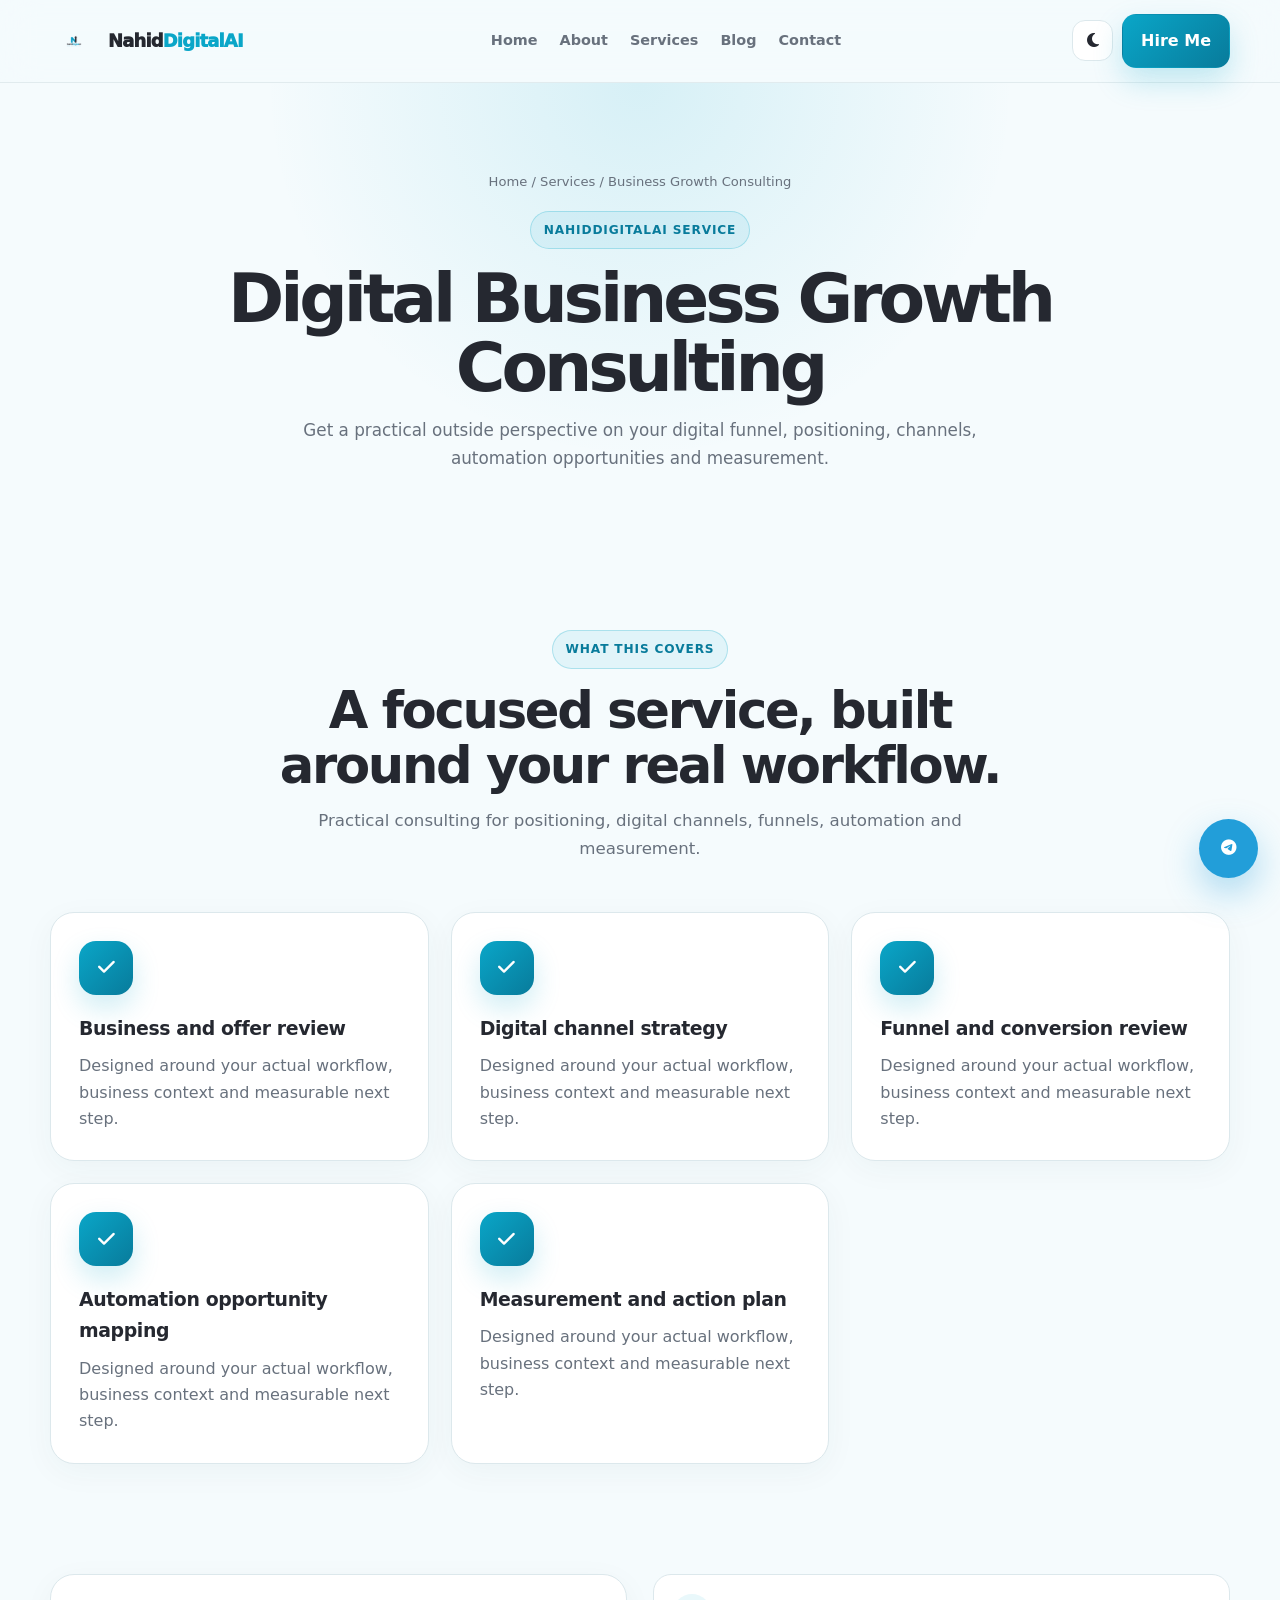
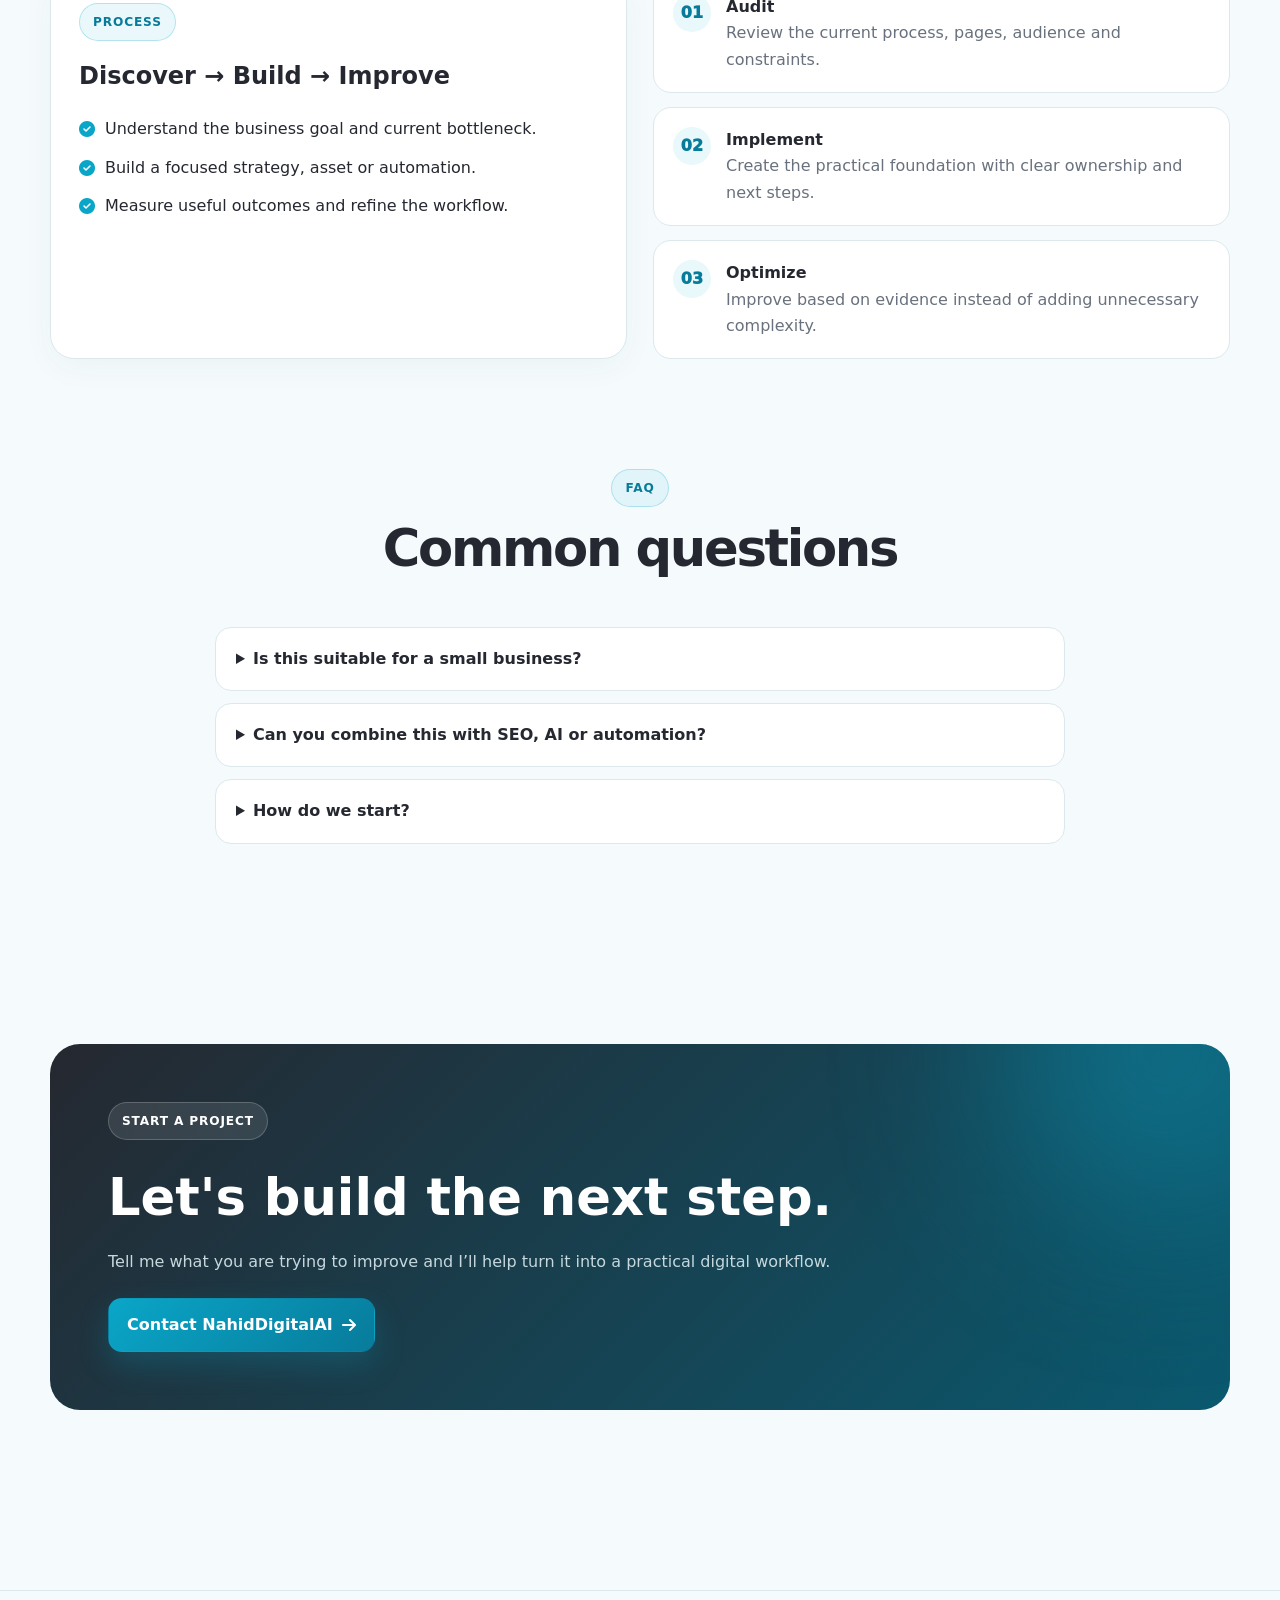
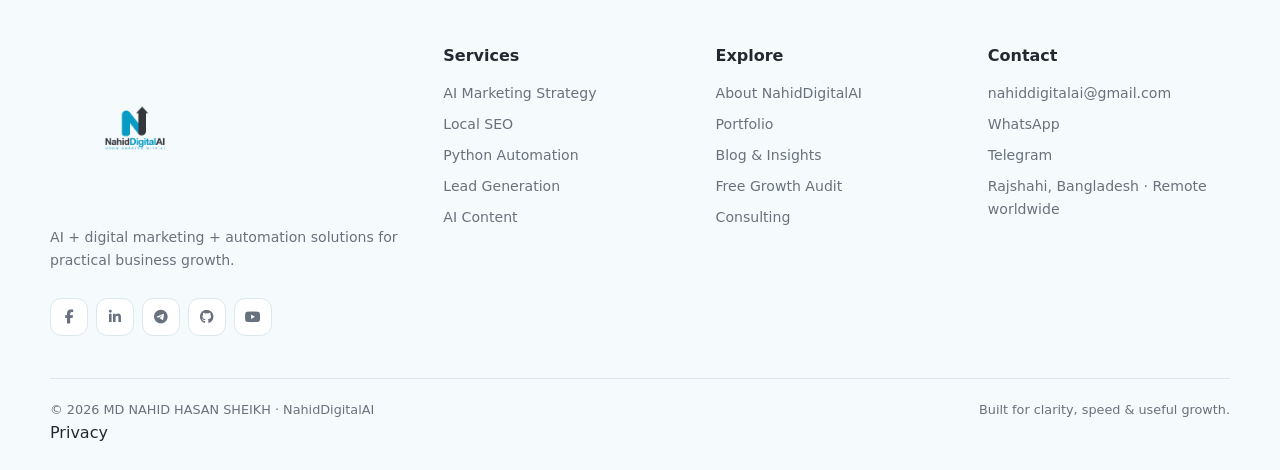
<file: consulting.html>
<!doctype html>
<html lang="en" data-theme="light">
<head>
<meta charset="utf-8"><meta name="viewport" content="width=device-width,initial-scale=1">
<title>Digital Business Growth Consulting | NahidDigitalAI</title>
<meta name="description" content="Practical consulting for positioning, digital channels, funnels, automation and measurement.">
<meta name="author" content="MD NAHID HASAN SHEIKH">
<meta name="robots" content="index,follow,max-image-preview:large,max-snippet:-1">
<link rel="canonical" href="https://nahid-digital-ai.vercel.app/consulting.html">
<meta property="og:type" content="website"><meta property="og:title" content="Digital Business Growth Consulting | NahidDigitalAI"><meta property="og:description" content="Practical consulting for positioning, digital channels, funnels, automation and measurement."><meta property="og:url" content="https://nahid-digital-ai.vercel.app/consulting.html"><meta property="og:site_name" content="NahidDigitalAI">
<link rel="icon" href="assets/favicon.png"><link rel="manifest" href="site.webmanifest">
<link rel="stylesheet" href="assets/site.css">
<link rel="stylesheet" href="https://cdnjs.cloudflare.com/ajax/libs/font-awesome/6.6.0/css/all.min.css">
<script type="application/ld+json">{"@context": "https://schema.org", "@type": "Service", "name": "Business Growth Consulting", "provider": {"@type": "Person", "name": "MD Nahid Hasan Sheikh", "url": "https://nahid-digital-ai.vercel.app/"}, "areaServed": {"@type": "Country", "name": "Bangladesh"}, "description": "Practical consulting for positioning, digital channels, funnels, automation and measurement.", "url": "https://nahid-digital-ai.vercel.app/consulting.html"}</script></head><header class="site-header"><div class="container nav"><a class="brand-lockup" href="index.html"><img class="brand-logo" src="assets/nahid-logo.png" alt="NahidDigitalAI logo"><span class="brand-word">Nahid<span>DigitalAI</span></span></a><nav class="nav-links" id="navLinks"><a class="" href="index.html">Home</a><a class="" href="ranking.html">About</a><a class="" href="index.html#services">Services</a><a class="" href="blog.html">Blog</a><a class="" href="index.html#contact">Contact</a></nav><div class="nav-actions"><button class="theme" id="themeToggle" aria-label="Toggle theme"><i class="fas fa-moon"></i></button><a class="btn btn-primary" href="index.html#contact">Hire Me</a><button class="menu-btn" id="menuBtn" aria-label="Menu"><i class="fas fa-bars"></i></button></div></div></header>
<main><section class="page-hero"><div class="container"><div class="breadcrumbs">Home / Services / Business Growth Consulting</div><span class="eyebrow" style="margin-top:18px">NahidDigitalAI Service</span><h1>Digital Business Growth Consulting</h1><p>Get a practical outside perspective on your digital funnel, positioning, channels, automation opportunities and measurement.</p></div></section>
<section class="section"><div class="container"><div class="section-head reveal"><span class="eyebrow">What this covers</span><h2>A focused service, built around your real workflow.</h2><p>Practical consulting for positioning, digital channels, funnels, automation and measurement.</p></div><div class="grid"><div class="card reveal"><div class="icon"><i class="fas fa-check"></i></div><h3>Business and offer review</h3><p>Designed around your actual workflow, business context and measurable next step.</p></div><div class="card reveal"><div class="icon"><i class="fas fa-check"></i></div><h3>Digital channel strategy</h3><p>Designed around your actual workflow, business context and measurable next step.</p></div><div class="card reveal"><div class="icon"><i class="fas fa-check"></i></div><h3>Funnel and conversion review</h3><p>Designed around your actual workflow, business context and measurable next step.</p></div><div class="card reveal"><div class="icon"><i class="fas fa-check"></i></div><h3>Automation opportunity mapping</h3><p>Designed around your actual workflow, business context and measurable next step.</p></div><div class="card reveal"><div class="icon"><i class="fas fa-check"></i></div><h3>Measurement and action plan</h3><p>Designed around your actual workflow, business context and measurable next step.</p></div></div></div></section>
<section class="section" style="padding-top:10px"><div class="container split"><div class="card reveal"><span class="eyebrow">Process</span><h2 style="margin:16px 0">Discover → Build → Improve</h2><div class="checklist"><div class="check"><i class="fas fa-circle-check"></i><span>Understand the business goal and current bottleneck.</span></div><div class="check"><i class="fas fa-circle-check"></i><span>Build a focused strategy, asset or automation.</span></div><div class="check"><i class="fas fa-circle-check"></i><span>Measure useful outcomes and refine the workflow.</span></div></div></div><div class="process"><div class="step reveal"><span class="step-no">01</span><div><strong>Audit</strong><p class="muted">Review the current process, pages, audience and constraints.</p></div></div><div class="step reveal"><span class="step-no">02</span><div><strong>Implement</strong><p class="muted">Create the practical foundation with clear ownership and next steps.</p></div></div><div class="step reveal"><span class="step-no">03</span><div><strong>Optimize</strong><p class="muted">Improve based on evidence instead of adding unnecessary complexity.</p></div></div></div></div></section>
<section class="section" style="padding-top:10px"><div class="container"><div class="section-head reveal"><span class="eyebrow">FAQ</span><h2>Common questions</h2></div><div class="faq">
<details><summary>Is this suitable for a small business?</summary><p class="muted">Yes. The scope can start with one focused workflow or page and expand when the process proves useful.</p></details>
<details><summary>Can you combine this with SEO, AI or automation?</summary><p class="muted">Yes. The services are designed to connect when a business needs a broader growth workflow.</p></details>
<details><summary>How do we start?</summary><p class="muted">Send your goal, current website/profile and the main problem you want to solve. I can suggest a practical first step.</p></details>
</div></div></section><section class="section"><div class="container"><div class="cta reveal"><span class="eyebrow" style="background:rgba(255,255,255,.10);border-color:rgba(255,255,255,.2);color:#fff">Start a project</span><h2 style="font-size:clamp(2rem,4vw,3.2rem);margin-top:15px">Let's build the next step.</h2><p>Tell me what you are trying to improve and I’ll help turn it into a practical digital workflow.</p><a class="btn btn-primary" href="index.html#contact">Contact NahidDigitalAI <i class="fas fa-arrow-right"></i></a></div></div></section></main><footer class="site-footer"><div class="container"><div class="footer-grid">
<div><img class="footer-logo" src="assets/nahid-logo.png" alt="NahidDigitalAI"><p>AI + digital marketing + automation solutions for practical business growth.</p><div class="socials">
<a href="https://facebook.com/NahidDigitalAI" target="_blank" rel="noopener" aria-label="Facebook"><i class="fab fa-facebook-f"></i></a>
<a href="https://linkedin.com/in/NahidDigitalAI" target="_blank" rel="noopener" aria-label="LinkedIn"><i class="fab fa-linkedin-in"></i></a>
<a href="https://t.me/NahidDigitalAI" target="_blank" rel="noopener" aria-label="Telegram"><i class="fab fa-telegram-plane"></i></a>
<a href="https://github.com/NahidDigitalAI" target="_blank" rel="noopener" aria-label="GitHub"><i class="fab fa-github"></i></a>
<a href="https://youtube.com/@NahidDigitalAI" target="_blank" rel="noopener" aria-label="YouTube"><i class="fab fa-youtube"></i></a>
</div></div>
<div><h4>Services</h4><a href="ai-strategy.html">AI Marketing Strategy</a><a href="local-seo.html">Local SEO</a><a href="automation.html">Python Automation</a><a href="lead-generation.html">Lead Generation</a><a href="content-solutions.html">AI Content</a></div>
<div><h4>Explore</h4><a href="ranking.html">About NahidDigitalAI</a><a href="portfolio.html">Portfolio</a><a href="blog.html">Blog & Insights</a><a href="free-audit.html">Free Growth Audit</a><a href="consulting.html">Consulting</a></div>
<div><h4>Contact</h4><a href="mailto:nahiddigitalai@gmail.com">nahiddigitalai@gmail.com</a><a href="https://wa.me/8801757925193" target="_blank" rel="noopener">WhatsApp</a><a href="https://t.me/NahidDigitalAI" target="_blank" rel="noopener">Telegram</a><p>Rajshahi, Bangladesh · Remote worldwide</p></div>
</div><div class="footer-bottom"><span>© 2026 MD NAHID HASAN SHEIKH · NahidDigitalAI</span><span>Built for clarity, speed & useful growth.</span></div><a href="privacy.html">Privacy</a></div></footer>
<button class="to-top" id="toTop" aria-label="Back to top"><i class="fas fa-arrow-up"></i></button>
<button class="tg-fab" id="tgFab" aria-label="Message on Telegram"><i class="fab fa-telegram-plane"></i></button>
<div class="tg-panel" id="tgPanel"><div class="tg-head"><div><strong>NahidDigitalAI</strong><small>Telegram contact · usually replies quickly</small></div><button class="tg-close" id="tgClose" aria-label="Close"><i class="fas fa-times"></i></button></div><div class="tg-body"><div class="tg-welcome">Hi! Tell me what you want to improve—AI, SEO, ads, automation or content.</div><form id="tgQuickForm"><div class="field"><label>Name</label><input id="tgQuickName" required placeholder="Your name"></div><div class="field"><label>Email</label><input id="tgQuickEmail" type="email" placeholder="you@example.com"></div><div class="field"><label>Message</label><textarea id="tgQuickMessage" required placeholder="How can I help?"></textarea></div><button class="btn btn-primary" id="tgQuickSend" type="submit">Send on Telegram <i class="fab fa-telegram-plane"></i></button><div class="tg-status" id="tgQuickStatus"></div></form></div></div>
<script src="assets/blog-data.js"></script><script src="assets/site.js" defer></script></body></html>
</file>
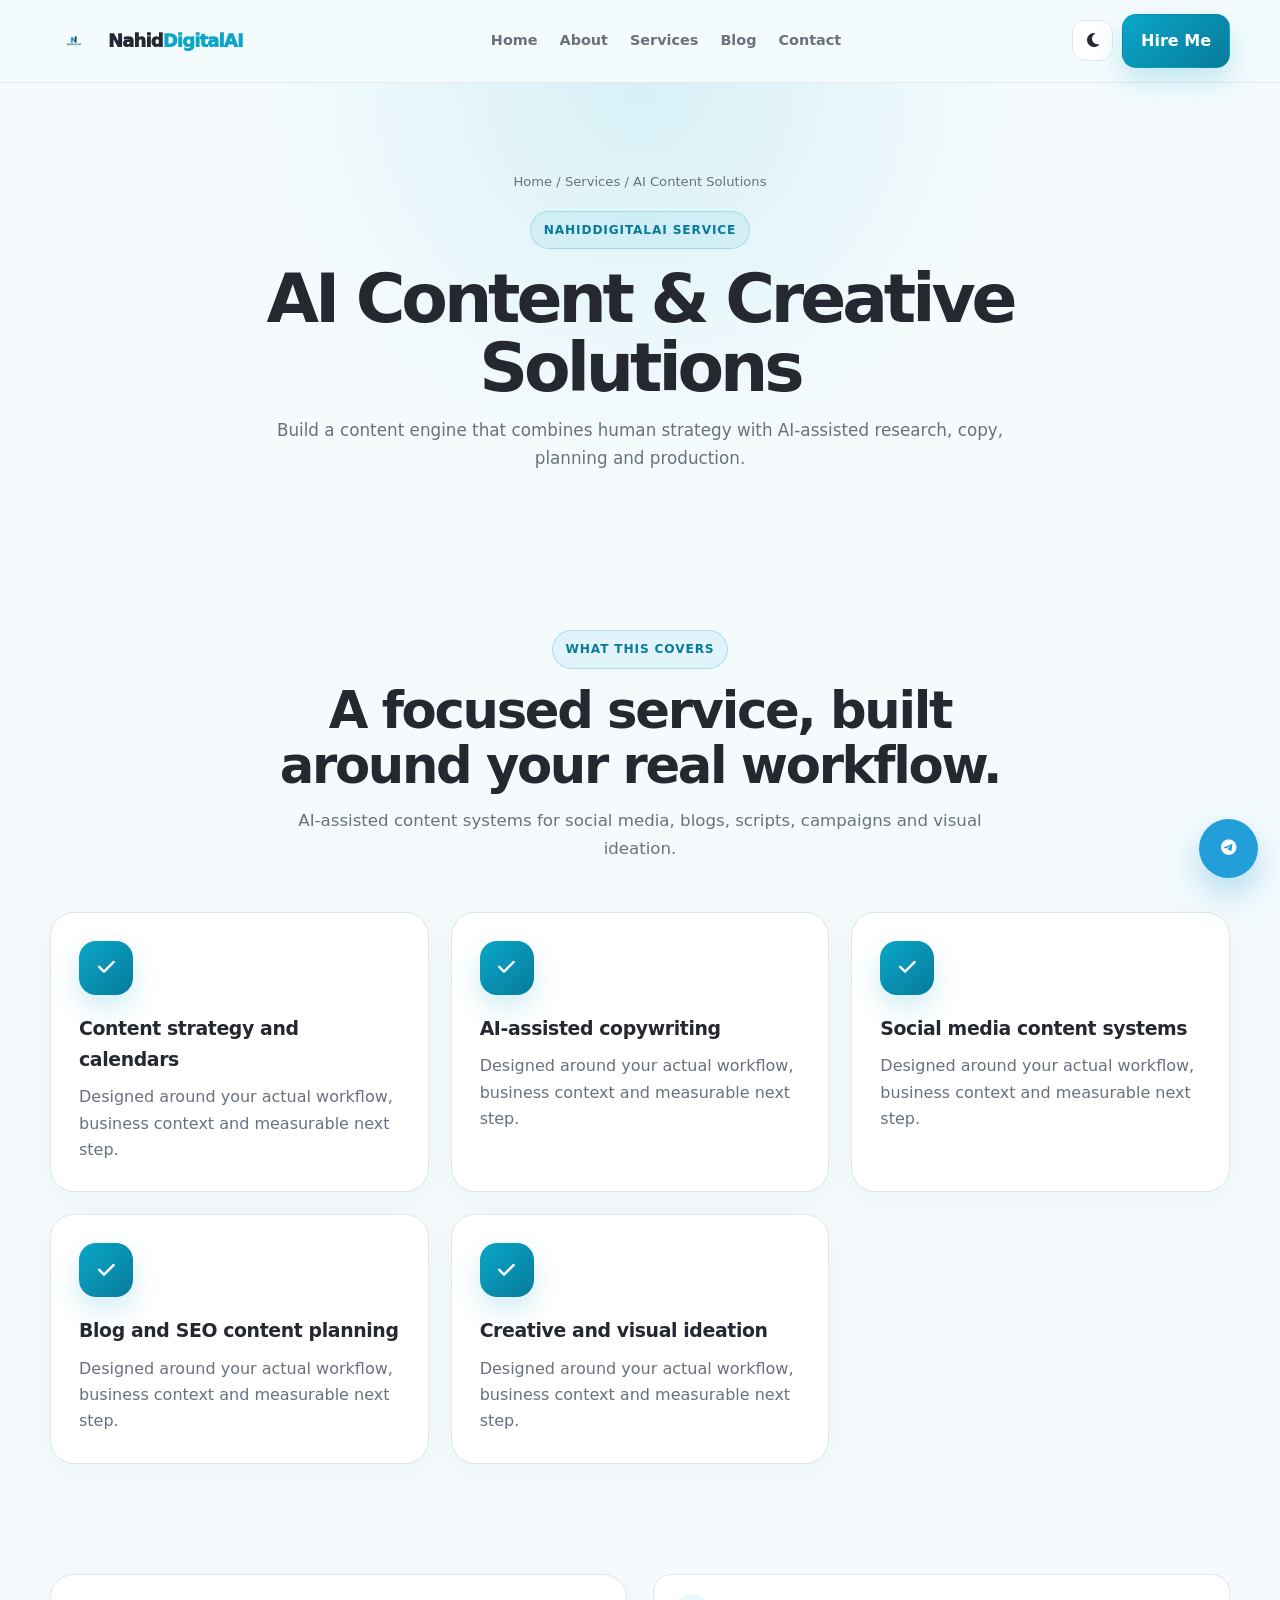
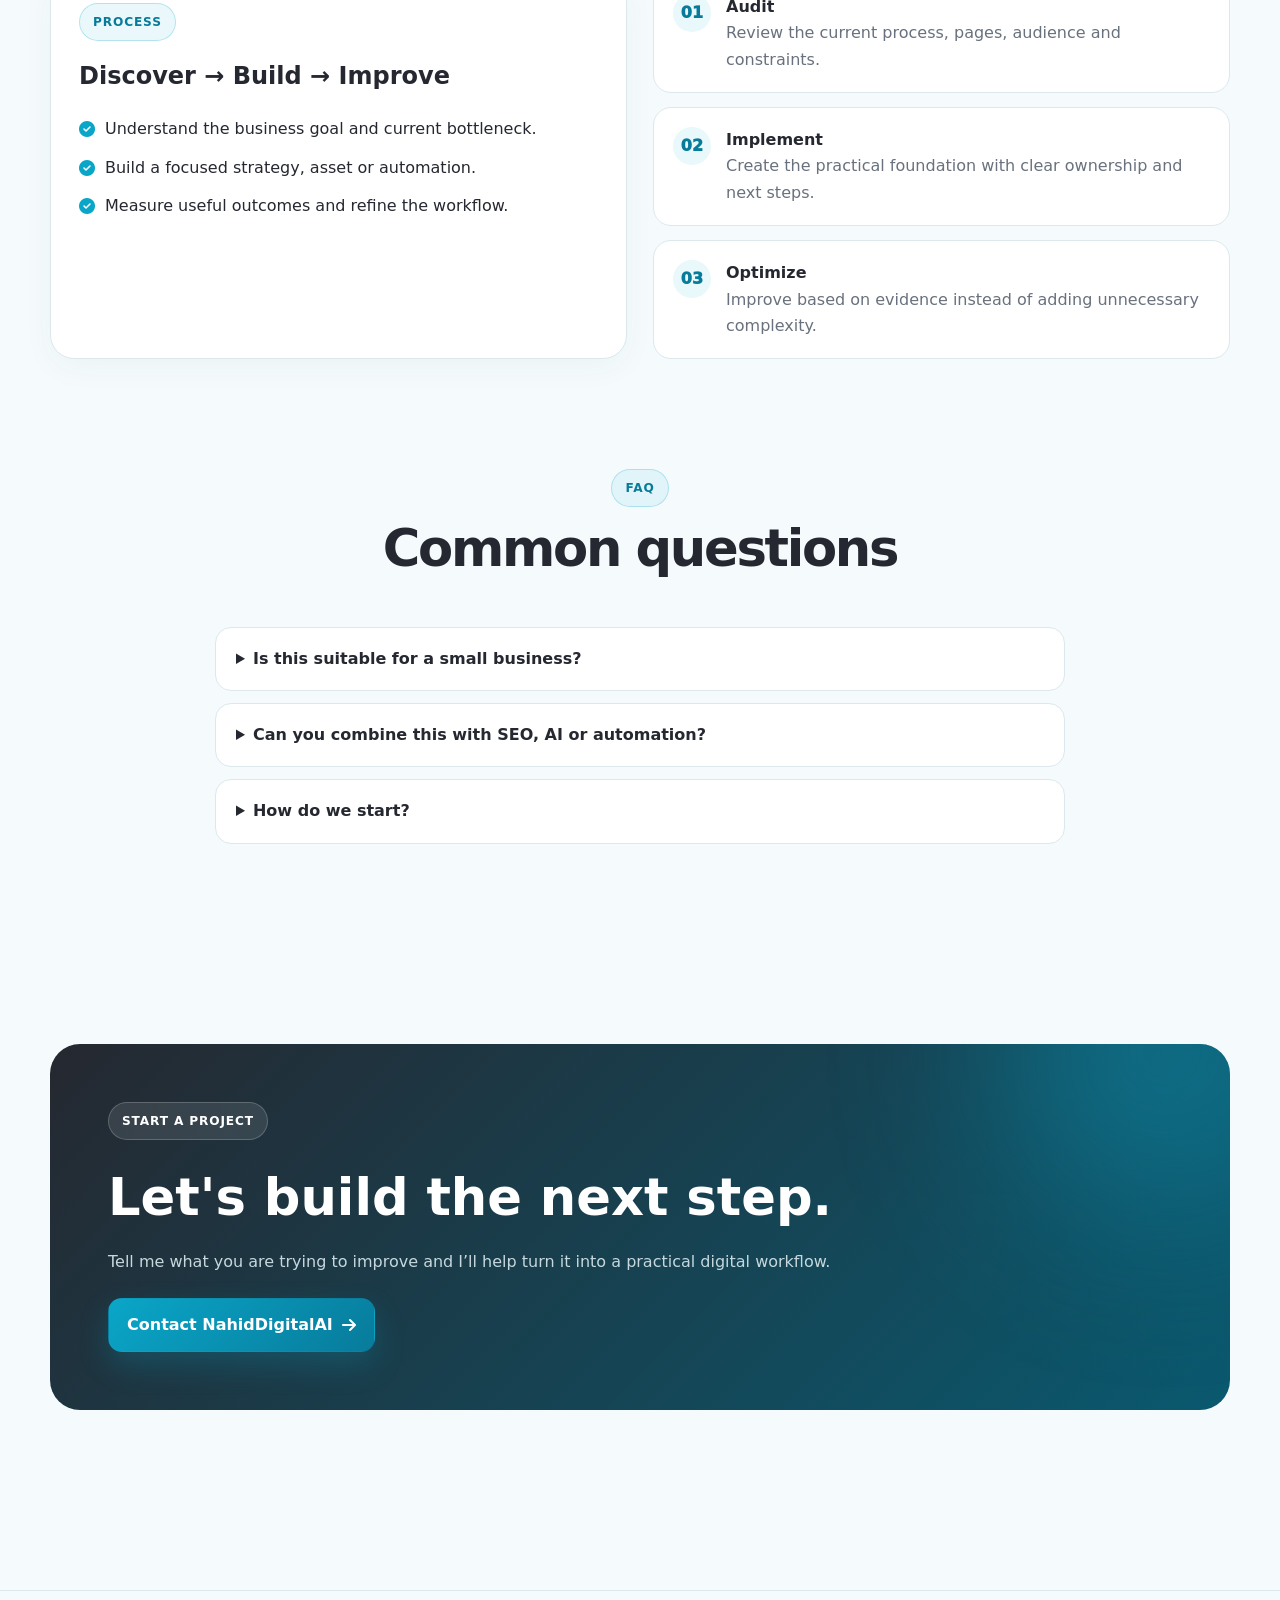
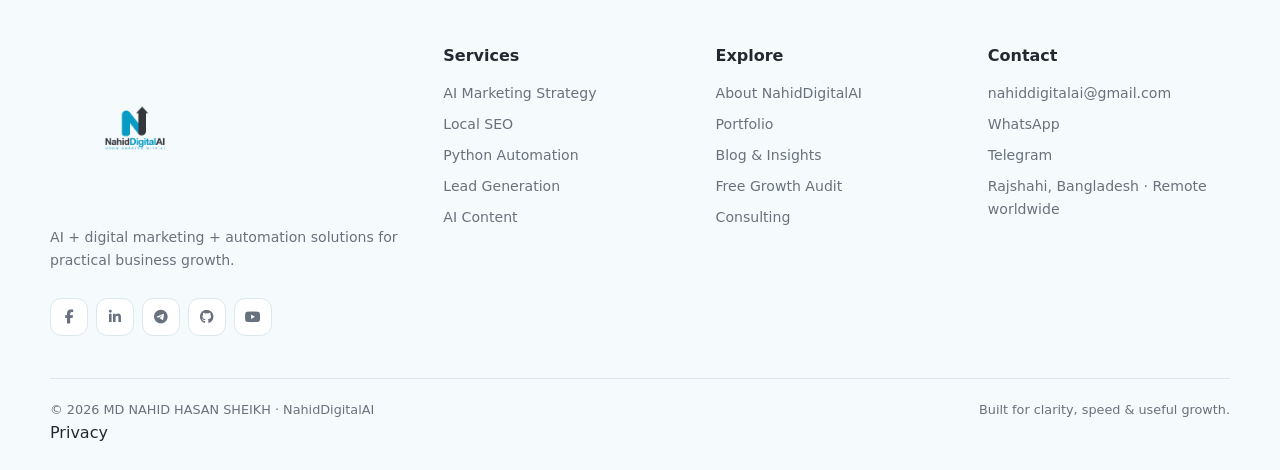
<file: content-solutions.html>
<!doctype html>
<html lang="en" data-theme="light">
<head>
<meta charset="utf-8"><meta name="viewport" content="width=device-width,initial-scale=1">
<title>AI Content &amp; Creative Solutions | NahidDigitalAI</title>
<meta name="description" content="AI-assisted content systems for social media, blogs, scripts, campaigns and visual ideation.">
<meta name="author" content="MD NAHID HASAN SHEIKH">
<meta name="robots" content="index,follow,max-image-preview:large,max-snippet:-1">
<link rel="canonical" href="https://nahid-digital-ai.vercel.app/content-solutions.html">
<meta property="og:type" content="website"><meta property="og:title" content="AI Content &amp; Creative Solutions | NahidDigitalAI"><meta property="og:description" content="AI-assisted content systems for social media, blogs, scripts, campaigns and visual ideation."><meta property="og:url" content="https://nahid-digital-ai.vercel.app/content-solutions.html"><meta property="og:site_name" content="NahidDigitalAI">
<link rel="icon" href="assets/favicon.png"><link rel="manifest" href="site.webmanifest">
<link rel="stylesheet" href="assets/site.css">
<link rel="stylesheet" href="https://cdnjs.cloudflare.com/ajax/libs/font-awesome/6.6.0/css/all.min.css">
<script type="application/ld+json">{"@context": "https://schema.org", "@type": "Service", "name": "AI Content Solutions", "provider": {"@type": "Person", "name": "MD Nahid Hasan Sheikh", "url": "https://nahid-digital-ai.vercel.app/"}, "areaServed": {"@type": "Country", "name": "Bangladesh"}, "description": "AI-assisted content systems for social media, blogs, scripts, campaigns and visual ideation.", "url": "https://nahid-digital-ai.vercel.app/content-solutions.html"}</script></head><header class="site-header"><div class="container nav"><a class="brand-lockup" href="index.html"><img class="brand-logo" src="assets/nahid-logo.png" alt="NahidDigitalAI logo"><span class="brand-word">Nahid<span>DigitalAI</span></span></a><nav class="nav-links" id="navLinks"><a class="" href="index.html">Home</a><a class="" href="ranking.html">About</a><a class="" href="index.html#services">Services</a><a class="" href="blog.html">Blog</a><a class="" href="index.html#contact">Contact</a></nav><div class="nav-actions"><button class="theme" id="themeToggle" aria-label="Toggle theme"><i class="fas fa-moon"></i></button><a class="btn btn-primary" href="index.html#contact">Hire Me</a><button class="menu-btn" id="menuBtn" aria-label="Menu"><i class="fas fa-bars"></i></button></div></div></header>
<main><section class="page-hero"><div class="container"><div class="breadcrumbs">Home / Services / AI Content Solutions</div><span class="eyebrow" style="margin-top:18px">NahidDigitalAI Service</span><h1>AI Content &amp; Creative Solutions</h1><p>Build a content engine that combines human strategy with AI-assisted research, copy, planning and production.</p></div></section>
<section class="section"><div class="container"><div class="section-head reveal"><span class="eyebrow">What this covers</span><h2>A focused service, built around your real workflow.</h2><p>AI-assisted content systems for social media, blogs, scripts, campaigns and visual ideation.</p></div><div class="grid"><div class="card reveal"><div class="icon"><i class="fas fa-check"></i></div><h3>Content strategy and calendars</h3><p>Designed around your actual workflow, business context and measurable next step.</p></div><div class="card reveal"><div class="icon"><i class="fas fa-check"></i></div><h3>AI-assisted copywriting</h3><p>Designed around your actual workflow, business context and measurable next step.</p></div><div class="card reveal"><div class="icon"><i class="fas fa-check"></i></div><h3>Social media content systems</h3><p>Designed around your actual workflow, business context and measurable next step.</p></div><div class="card reveal"><div class="icon"><i class="fas fa-check"></i></div><h3>Blog and SEO content planning</h3><p>Designed around your actual workflow, business context and measurable next step.</p></div><div class="card reveal"><div class="icon"><i class="fas fa-check"></i></div><h3>Creative and visual ideation</h3><p>Designed around your actual workflow, business context and measurable next step.</p></div></div></div></section>
<section class="section" style="padding-top:10px"><div class="container split"><div class="card reveal"><span class="eyebrow">Process</span><h2 style="margin:16px 0">Discover → Build → Improve</h2><div class="checklist"><div class="check"><i class="fas fa-circle-check"></i><span>Understand the business goal and current bottleneck.</span></div><div class="check"><i class="fas fa-circle-check"></i><span>Build a focused strategy, asset or automation.</span></div><div class="check"><i class="fas fa-circle-check"></i><span>Measure useful outcomes and refine the workflow.</span></div></div></div><div class="process"><div class="step reveal"><span class="step-no">01</span><div><strong>Audit</strong><p class="muted">Review the current process, pages, audience and constraints.</p></div></div><div class="step reveal"><span class="step-no">02</span><div><strong>Implement</strong><p class="muted">Create the practical foundation with clear ownership and next steps.</p></div></div><div class="step reveal"><span class="step-no">03</span><div><strong>Optimize</strong><p class="muted">Improve based on evidence instead of adding unnecessary complexity.</p></div></div></div></div></section>
<section class="section" style="padding-top:10px"><div class="container"><div class="section-head reveal"><span class="eyebrow">FAQ</span><h2>Common questions</h2></div><div class="faq">
<details><summary>Is this suitable for a small business?</summary><p class="muted">Yes. The scope can start with one focused workflow or page and expand when the process proves useful.</p></details>
<details><summary>Can you combine this with SEO, AI or automation?</summary><p class="muted">Yes. The services are designed to connect when a business needs a broader growth workflow.</p></details>
<details><summary>How do we start?</summary><p class="muted">Send your goal, current website/profile and the main problem you want to solve. I can suggest a practical first step.</p></details>
</div></div></section><section class="section"><div class="container"><div class="cta reveal"><span class="eyebrow" style="background:rgba(255,255,255,.10);border-color:rgba(255,255,255,.2);color:#fff">Start a project</span><h2 style="font-size:clamp(2rem,4vw,3.2rem);margin-top:15px">Let's build the next step.</h2><p>Tell me what you are trying to improve and I’ll help turn it into a practical digital workflow.</p><a class="btn btn-primary" href="index.html#contact">Contact NahidDigitalAI <i class="fas fa-arrow-right"></i></a></div></div></section></main><footer class="site-footer"><div class="container"><div class="footer-grid">
<div><img class="footer-logo" src="assets/nahid-logo.png" alt="NahidDigitalAI"><p>AI + digital marketing + automation solutions for practical business growth.</p><div class="socials">
<a href="https://facebook.com/NahidDigitalAI" target="_blank" rel="noopener" aria-label="Facebook"><i class="fab fa-facebook-f"></i></a>
<a href="https://linkedin.com/in/NahidDigitalAI" target="_blank" rel="noopener" aria-label="LinkedIn"><i class="fab fa-linkedin-in"></i></a>
<a href="https://t.me/NahidDigitalAI" target="_blank" rel="noopener" aria-label="Telegram"><i class="fab fa-telegram-plane"></i></a>
<a href="https://github.com/NahidDigitalAI" target="_blank" rel="noopener" aria-label="GitHub"><i class="fab fa-github"></i></a>
<a href="https://youtube.com/@NahidDigitalAI" target="_blank" rel="noopener" aria-label="YouTube"><i class="fab fa-youtube"></i></a>
</div></div>
<div><h4>Services</h4><a href="ai-strategy.html">AI Marketing Strategy</a><a href="local-seo.html">Local SEO</a><a href="automation.html">Python Automation</a><a href="lead-generation.html">Lead Generation</a><a href="content-solutions.html">AI Content</a></div>
<div><h4>Explore</h4><a href="ranking.html">About NahidDigitalAI</a><a href="portfolio.html">Portfolio</a><a href="blog.html">Blog & Insights</a><a href="free-audit.html">Free Growth Audit</a><a href="consulting.html">Consulting</a></div>
<div><h4>Contact</h4><a href="mailto:nahiddigitalai@gmail.com">nahiddigitalai@gmail.com</a><a href="https://wa.me/8801757925193" target="_blank" rel="noopener">WhatsApp</a><a href="https://t.me/NahidDigitalAI" target="_blank" rel="noopener">Telegram</a><p>Rajshahi, Bangladesh · Remote worldwide</p></div>
</div><div class="footer-bottom"><span>© 2026 MD NAHID HASAN SHEIKH · NahidDigitalAI</span><span>Built for clarity, speed & useful growth.</span></div><a href="privacy.html">Privacy</a></div></footer>
<button class="to-top" id="toTop" aria-label="Back to top"><i class="fas fa-arrow-up"></i></button>
<button class="tg-fab" id="tgFab" aria-label="Message on Telegram"><i class="fab fa-telegram-plane"></i></button>
<div class="tg-panel" id="tgPanel"><div class="tg-head"><div><strong>NahidDigitalAI</strong><small>Telegram contact · usually replies quickly</small></div><button class="tg-close" id="tgClose" aria-label="Close"><i class="fas fa-times"></i></button></div><div class="tg-body"><div class="tg-welcome">Hi! Tell me what you want to improve—AI, SEO, ads, automation or content.</div><form id="tgQuickForm"><div class="field"><label>Name</label><input id="tgQuickName" required placeholder="Your name"></div><div class="field"><label>Email</label><input id="tgQuickEmail" type="email" placeholder="you@example.com"></div><div class="field"><label>Message</label><textarea id="tgQuickMessage" required placeholder="How can I help?"></textarea></div><button class="btn btn-primary" id="tgQuickSend" type="submit">Send on Telegram <i class="fab fa-telegram-plane"></i></button><div class="tg-status" id="tgQuickStatus"></div></form></div></div>
<script src="assets/blog-data.js"></script><script src="assets/site.js" defer></script></body></html>
</file>
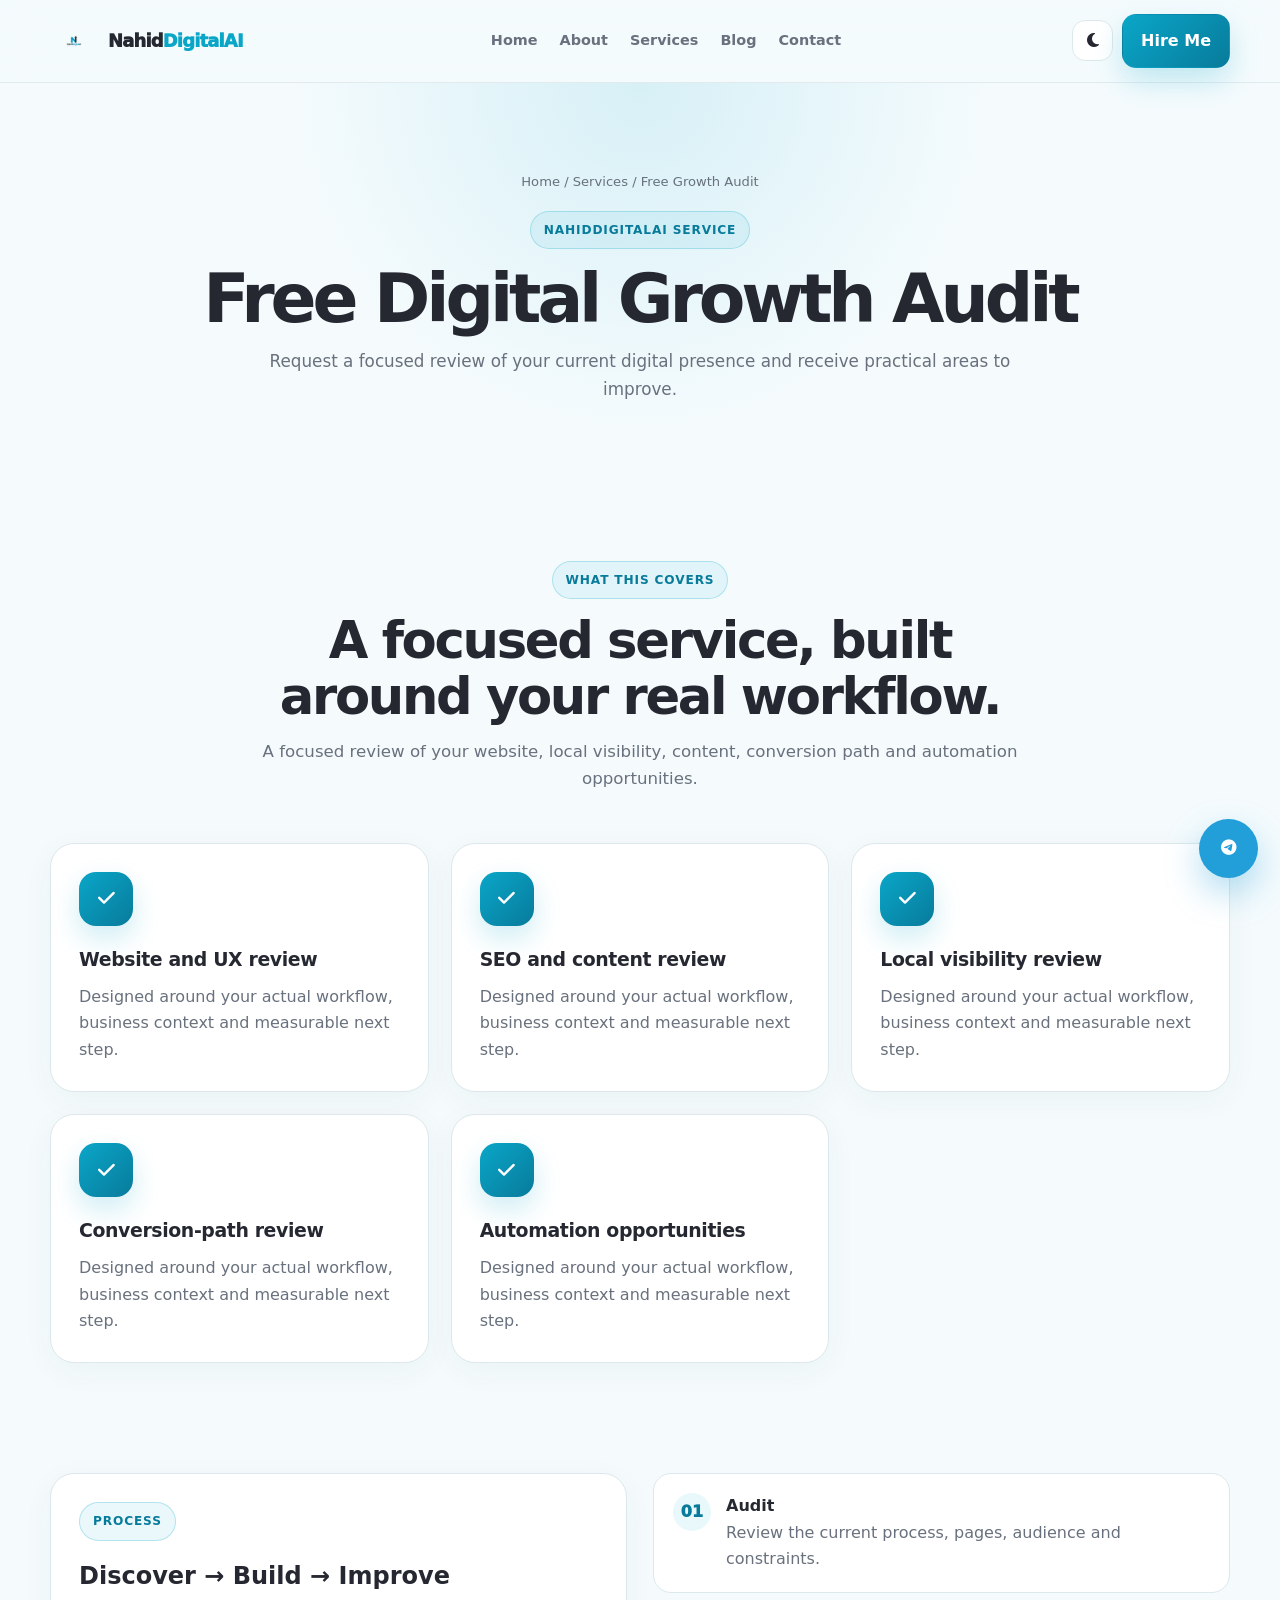
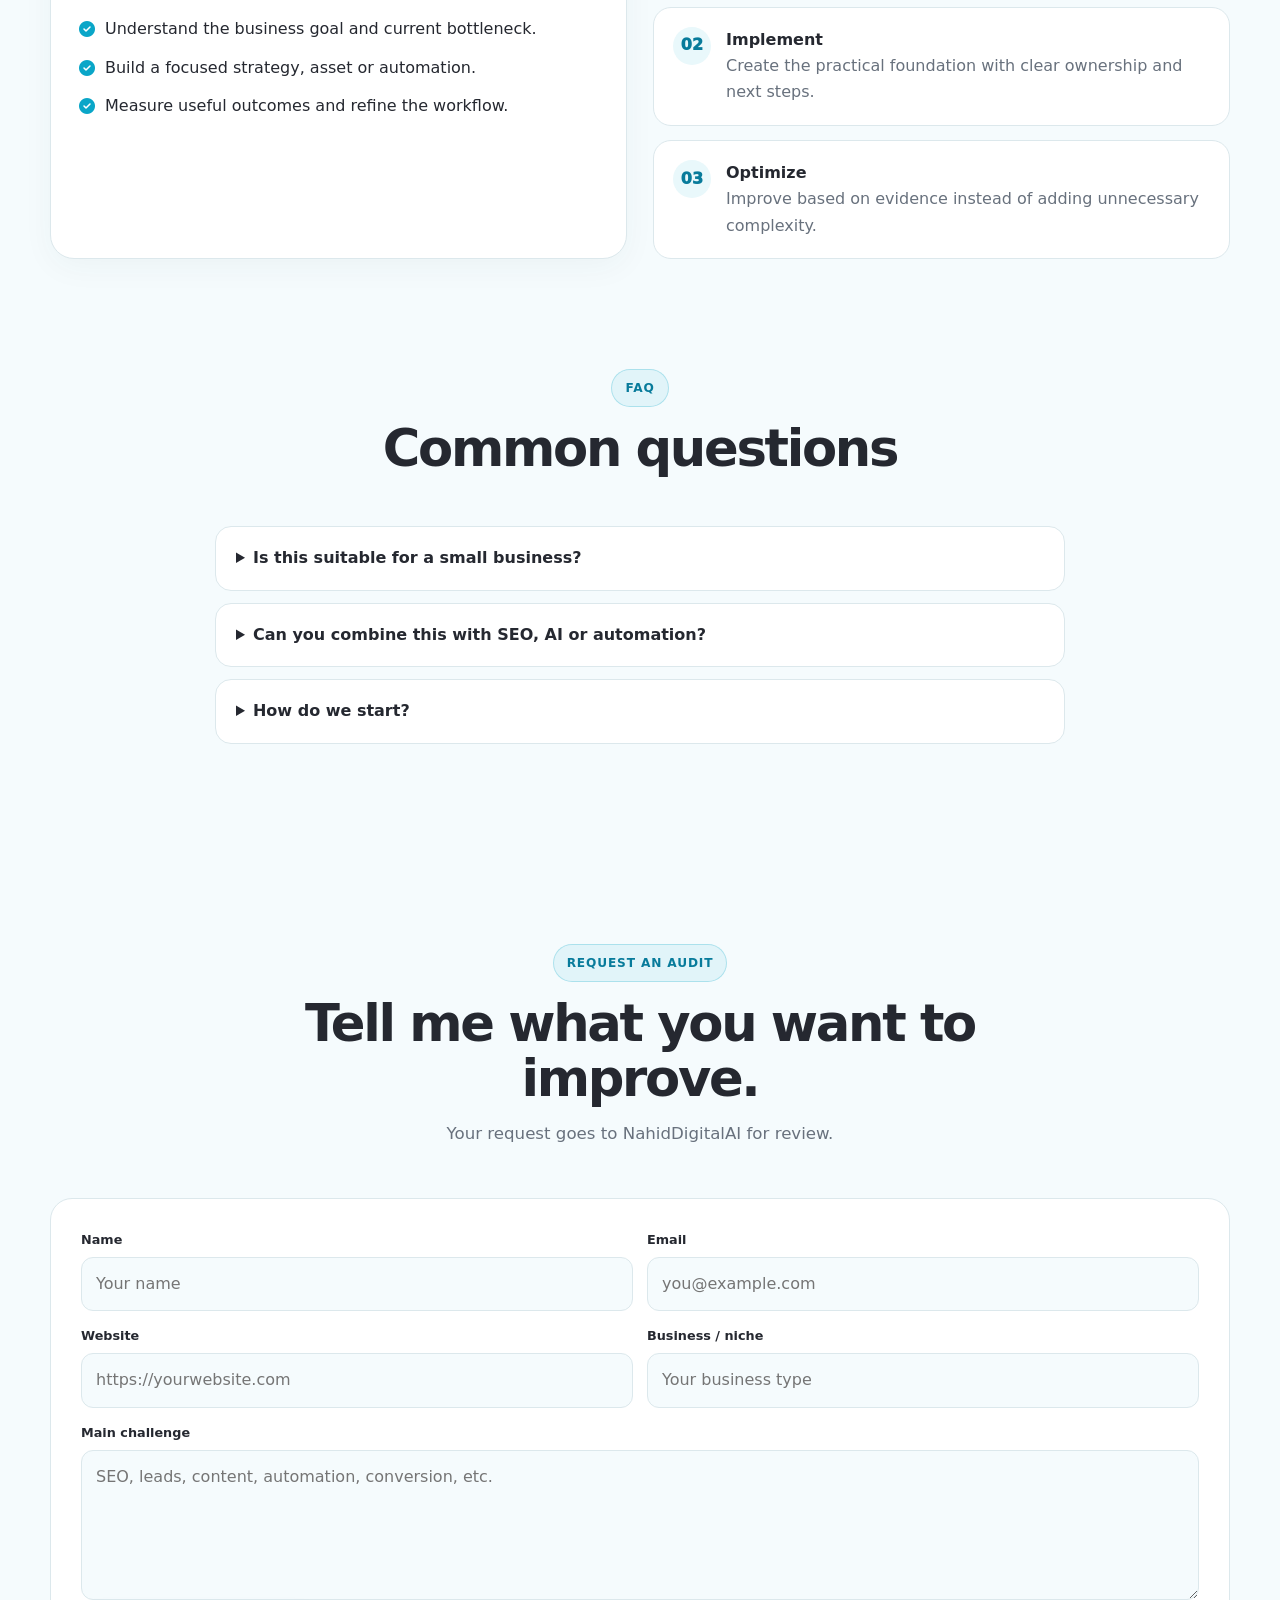
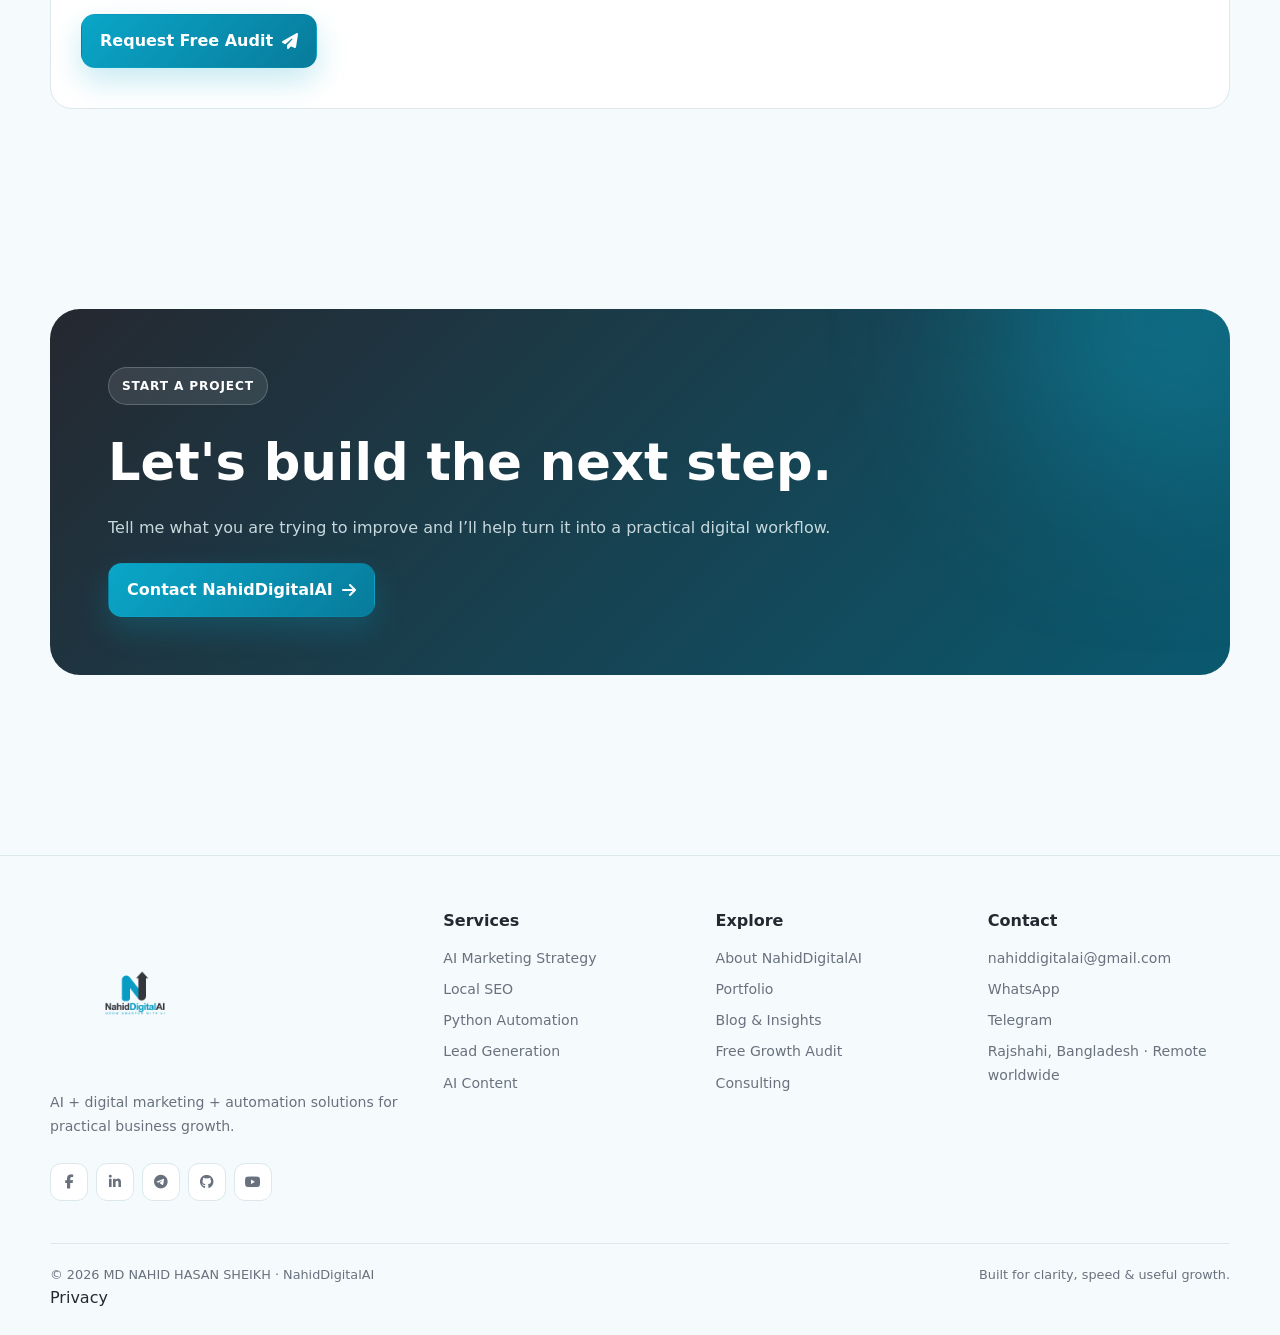
<file: free-audit.html>
<!doctype html>
<html lang="en" data-theme="light">
<head>
<meta charset="utf-8"><meta name="viewport" content="width=device-width,initial-scale=1">
<title>Free Digital Growth Audit | NahidDigitalAI</title>
<meta name="description" content="A focused review of your website, local visibility, content, conversion path and automation opportunities.">
<meta name="author" content="MD NAHID HASAN SHEIKH">
<meta name="robots" content="index,follow,max-image-preview:large,max-snippet:-1">
<link rel="canonical" href="https://nahid-digital-ai.vercel.app/free-audit.html">
<meta property="og:type" content="website"><meta property="og:title" content="Free Digital Growth Audit | NahidDigitalAI"><meta property="og:description" content="A focused review of your website, local visibility, content, conversion path and automation opportunities."><meta property="og:url" content="https://nahid-digital-ai.vercel.app/free-audit.html"><meta property="og:site_name" content="NahidDigitalAI">
<link rel="icon" href="assets/favicon.png"><link rel="manifest" href="site.webmanifest">
<link rel="stylesheet" href="assets/site.css">
<link rel="stylesheet" href="https://cdnjs.cloudflare.com/ajax/libs/font-awesome/6.6.0/css/all.min.css">
<script type="application/ld+json">{"@context": "https://schema.org", "@type": "Service", "name": "Free Growth Audit", "provider": {"@type": "Person", "name": "MD Nahid Hasan Sheikh", "url": "https://nahid-digital-ai.vercel.app/"}, "areaServed": {"@type": "Country", "name": "Bangladesh"}, "description": "A focused review of your website, local visibility, content, conversion path and automation opportunities.", "url": "https://nahid-digital-ai.vercel.app/free-audit.html"}</script></head><header class="site-header"><div class="container nav"><a class="brand-lockup" href="index.html"><img class="brand-logo" src="assets/nahid-logo.png" alt="NahidDigitalAI logo"><span class="brand-word">Nahid<span>DigitalAI</span></span></a><nav class="nav-links" id="navLinks"><a class="" href="index.html">Home</a><a class="" href="ranking.html">About</a><a class="" href="index.html#services">Services</a><a class="" href="blog.html">Blog</a><a class="" href="index.html#contact">Contact</a></nav><div class="nav-actions"><button class="theme" id="themeToggle" aria-label="Toggle theme"><i class="fas fa-moon"></i></button><a class="btn btn-primary" href="index.html#contact">Hire Me</a><button class="menu-btn" id="menuBtn" aria-label="Menu"><i class="fas fa-bars"></i></button></div></div></header>
<main><section class="page-hero"><div class="container"><div class="breadcrumbs">Home / Services / Free Growth Audit</div><span class="eyebrow" style="margin-top:18px">NahidDigitalAI Service</span><h1>Free Digital Growth Audit</h1><p>Request a focused review of your current digital presence and receive practical areas to improve.</p></div></section>
<section class="section"><div class="container"><div class="section-head reveal"><span class="eyebrow">What this covers</span><h2>A focused service, built around your real workflow.</h2><p>A focused review of your website, local visibility, content, conversion path and automation opportunities.</p></div><div class="grid"><div class="card reveal"><div class="icon"><i class="fas fa-check"></i></div><h3>Website and UX review</h3><p>Designed around your actual workflow, business context and measurable next step.</p></div><div class="card reveal"><div class="icon"><i class="fas fa-check"></i></div><h3>SEO and content review</h3><p>Designed around your actual workflow, business context and measurable next step.</p></div><div class="card reveal"><div class="icon"><i class="fas fa-check"></i></div><h3>Local visibility review</h3><p>Designed around your actual workflow, business context and measurable next step.</p></div><div class="card reveal"><div class="icon"><i class="fas fa-check"></i></div><h3>Conversion-path review</h3><p>Designed around your actual workflow, business context and measurable next step.</p></div><div class="card reveal"><div class="icon"><i class="fas fa-check"></i></div><h3>Automation opportunities</h3><p>Designed around your actual workflow, business context and measurable next step.</p></div></div></div></section>
<section class="section" style="padding-top:10px"><div class="container split"><div class="card reveal"><span class="eyebrow">Process</span><h2 style="margin:16px 0">Discover → Build → Improve</h2><div class="checklist"><div class="check"><i class="fas fa-circle-check"></i><span>Understand the business goal and current bottleneck.</span></div><div class="check"><i class="fas fa-circle-check"></i><span>Build a focused strategy, asset or automation.</span></div><div class="check"><i class="fas fa-circle-check"></i><span>Measure useful outcomes and refine the workflow.</span></div></div></div><div class="process"><div class="step reveal"><span class="step-no">01</span><div><strong>Audit</strong><p class="muted">Review the current process, pages, audience and constraints.</p></div></div><div class="step reveal"><span class="step-no">02</span><div><strong>Implement</strong><p class="muted">Create the practical foundation with clear ownership and next steps.</p></div></div><div class="step reveal"><span class="step-no">03</span><div><strong>Optimize</strong><p class="muted">Improve based on evidence instead of adding unnecessary complexity.</p></div></div></div></div></section>
<section class="section" style="padding-top:10px"><div class="container"><div class="section-head reveal"><span class="eyebrow">FAQ</span><h2>Common questions</h2></div><div class="faq">
<details><summary>Is this suitable for a small business?</summary><p class="muted">Yes. The scope can start with one focused workflow or page and expand when the process proves useful.</p></details>
<details><summary>Can you combine this with SEO, AI or automation?</summary><p class="muted">Yes. The services are designed to connect when a business needs a broader growth workflow.</p></details>
<details><summary>How do we start?</summary><p class="muted">Send your goal, current website/profile and the main problem you want to solve. I can suggest a practical first step.</p></details>
</div></div></section><section class="section" id="audit-request"><div class="container"><div class="section-head reveal"><span class="eyebrow">Request an audit</span><h2>Tell me what you want to improve.</h2><p>Your request goes to NahidDigitalAI for review.</p></div><div class="contact-card reveal"><form id="auditForm"><div class="form-grid"><div class="field"><label>Name</label><input id="auditName" required placeholder="Your name"></div><div class="field"><label>Email</label><input id="auditEmail" type="email" required placeholder="you@example.com"></div></div><div class="form-grid"><div class="field"><label>Website</label><input id="auditWebsite" placeholder="https://yourwebsite.com"></div><div class="field"><label>Business / niche</label><input id="auditBusiness" placeholder="Your business type"></div></div><div class="field"><label>Main challenge</label><textarea id="auditMessage" required placeholder="SEO, leads, content, automation, conversion, etc."></textarea></div><input id="auditWebsiteTrap" name="website" tabindex="-1" autocomplete="off" style="position:absolute;left:-9999px;opacity:0"><button class="btn btn-primary" id="auditSubmit" type="submit">Request Free Audit <i class="fas fa-paper-plane"></i></button><div class="form-status" id="auditStatus"></div></form></div></div></section><section class="section"><div class="container"><div class="cta reveal"><span class="eyebrow" style="background:rgba(255,255,255,.10);border-color:rgba(255,255,255,.2);color:#fff">Start a project</span><h2 style="font-size:clamp(2rem,4vw,3.2rem);margin-top:15px">Let's build the next step.</h2><p>Tell me what you are trying to improve and I’ll help turn it into a practical digital workflow.</p><a class="btn btn-primary" href="index.html#contact">Contact NahidDigitalAI <i class="fas fa-arrow-right"></i></a></div></div></section></main><footer class="site-footer"><div class="container"><div class="footer-grid">
<div><img class="footer-logo" src="assets/nahid-logo.png" alt="NahidDigitalAI"><p>AI + digital marketing + automation solutions for practical business growth.</p><div class="socials">
<a href="https://facebook.com/NahidDigitalAI" target="_blank" rel="noopener" aria-label="Facebook"><i class="fab fa-facebook-f"></i></a>
<a href="https://linkedin.com/in/NahidDigitalAI" target="_blank" rel="noopener" aria-label="LinkedIn"><i class="fab fa-linkedin-in"></i></a>
<a href="https://t.me/NahidDigitalAI" target="_blank" rel="noopener" aria-label="Telegram"><i class="fab fa-telegram-plane"></i></a>
<a href="https://github.com/NahidDigitalAI" target="_blank" rel="noopener" aria-label="GitHub"><i class="fab fa-github"></i></a>
<a href="https://youtube.com/@NahidDigitalAI" target="_blank" rel="noopener" aria-label="YouTube"><i class="fab fa-youtube"></i></a>
</div></div>
<div><h4>Services</h4><a href="ai-strategy.html">AI Marketing Strategy</a><a href="local-seo.html">Local SEO</a><a href="automation.html">Python Automation</a><a href="lead-generation.html">Lead Generation</a><a href="content-solutions.html">AI Content</a></div>
<div><h4>Explore</h4><a href="ranking.html">About NahidDigitalAI</a><a href="portfolio.html">Portfolio</a><a href="blog.html">Blog & Insights</a><a href="free-audit.html">Free Growth Audit</a><a href="consulting.html">Consulting</a></div>
<div><h4>Contact</h4><a href="mailto:nahiddigitalai@gmail.com">nahiddigitalai@gmail.com</a><a href="https://wa.me/8801757925193" target="_blank" rel="noopener">WhatsApp</a><a href="https://t.me/NahidDigitalAI" target="_blank" rel="noopener">Telegram</a><p>Rajshahi, Bangladesh · Remote worldwide</p></div>
</div><div class="footer-bottom"><span>© 2026 MD NAHID HASAN SHEIKH · NahidDigitalAI</span><span>Built for clarity, speed & useful growth.</span></div><a href="privacy.html">Privacy</a></div></footer>
<button class="to-top" id="toTop" aria-label="Back to top"><i class="fas fa-arrow-up"></i></button>
<button class="tg-fab" id="tgFab" aria-label="Message on Telegram"><i class="fab fa-telegram-plane"></i></button>
<div class="tg-panel" id="tgPanel"><div class="tg-head"><div><strong>NahidDigitalAI</strong><small>Telegram contact · usually replies quickly</small></div><button class="tg-close" id="tgClose" aria-label="Close"><i class="fas fa-times"></i></button></div><div class="tg-body"><div class="tg-welcome">Hi! Tell me what you want to improve—AI, SEO, ads, automation or content.</div><form id="tgQuickForm"><div class="field"><label>Name</label><input id="tgQuickName" required placeholder="Your name"></div><div class="field"><label>Email</label><input id="tgQuickEmail" type="email" placeholder="you@example.com"></div><div class="field"><label>Message</label><textarea id="tgQuickMessage" required placeholder="How can I help?"></textarea></div><button class="btn btn-primary" id="tgQuickSend" type="submit">Send on Telegram <i class="fab fa-telegram-plane"></i></button><div class="tg-status" id="tgQuickStatus"></div></form></div></div>
<script src="assets/blog-data.js"></script><script src="assets/site.js" defer></script><script>document.addEventListener('DOMContentLoaded',()=>{const f=document.getElementById('auditForm');if(!f)return;f.addEventListener('submit',async e=>{e.preventDefault();const b=document.getElementById('auditSubmit'),st=document.getElementById('auditStatus');const payload={name:document.getElementById('auditName').value.trim(),email:document.getElementById('auditEmail').value.trim(),subject:'Free Growth Audit — '+document.getElementById('auditBusiness').value.trim(),message:'Website: '+document.getElementById('auditWebsite').value.trim()+'\nBusiness: '+document.getElementById('auditBusiness').value.trim()+'\nChallenge: '+document.getElementById('auditMessage').value.trim(),type:'audit',website:document.getElementById('auditWebsiteTrap').value};if(payload.website)return; b.disabled=true;b.dataset.old=b.innerHTML;b.innerHTML='<i class="fas fa-spinner fa-spin"></i> Sending...';st.textContent='Sending your request…';try{const r=await fetch('/api/contact',{method:'POST',headers:{'Content-Type':'application/json'},body:JSON.stringify({...payload,page:location.href})});const d=await r.json();if(!r.ok||!d.ok)throw Error();f.reset();st.textContent='✓ Audit request sent. I will review it and get back to you.';st.style.color='#0b8f6a'}catch{st.textContent='Could not send automatically. Please use Telegram or the main contact form.';st.style.color='#c0392b'}finally{b.disabled=false;b.innerHTML=b.dataset.old}})})</script></body></html>
</file>
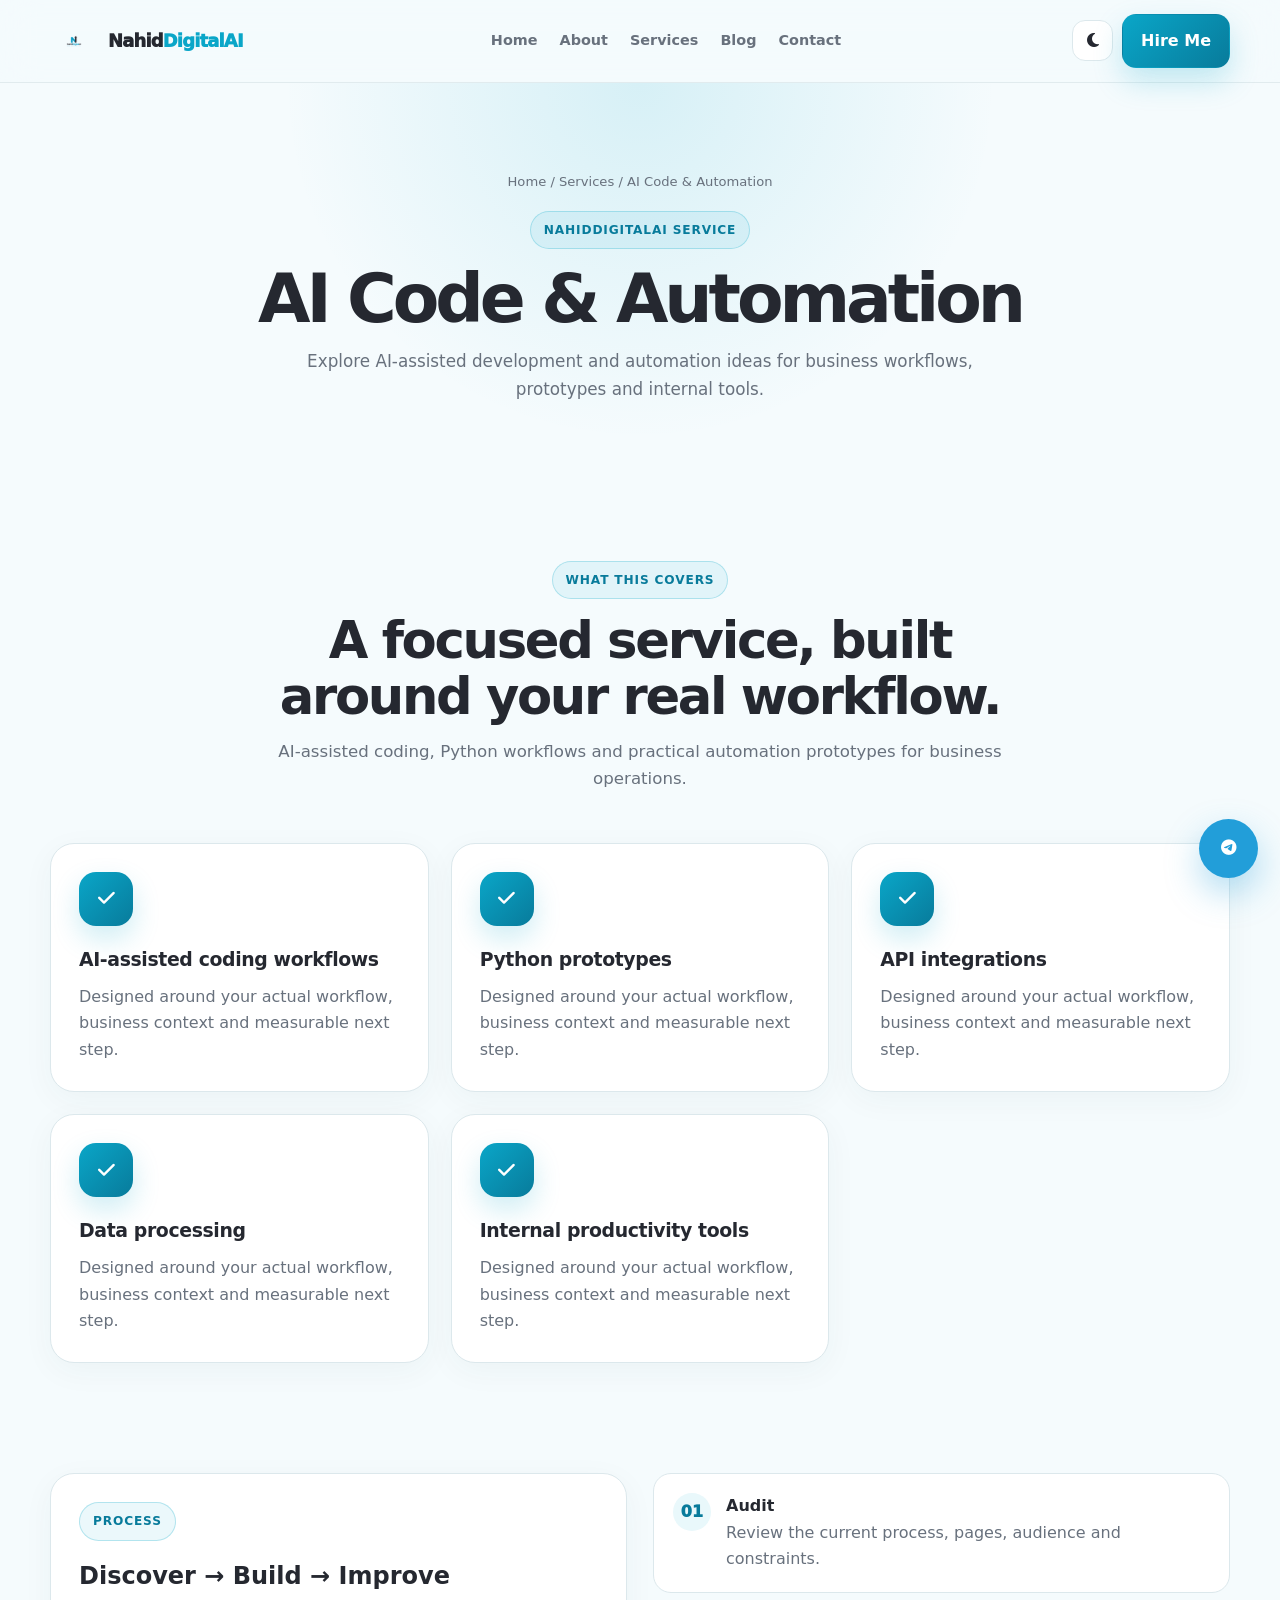
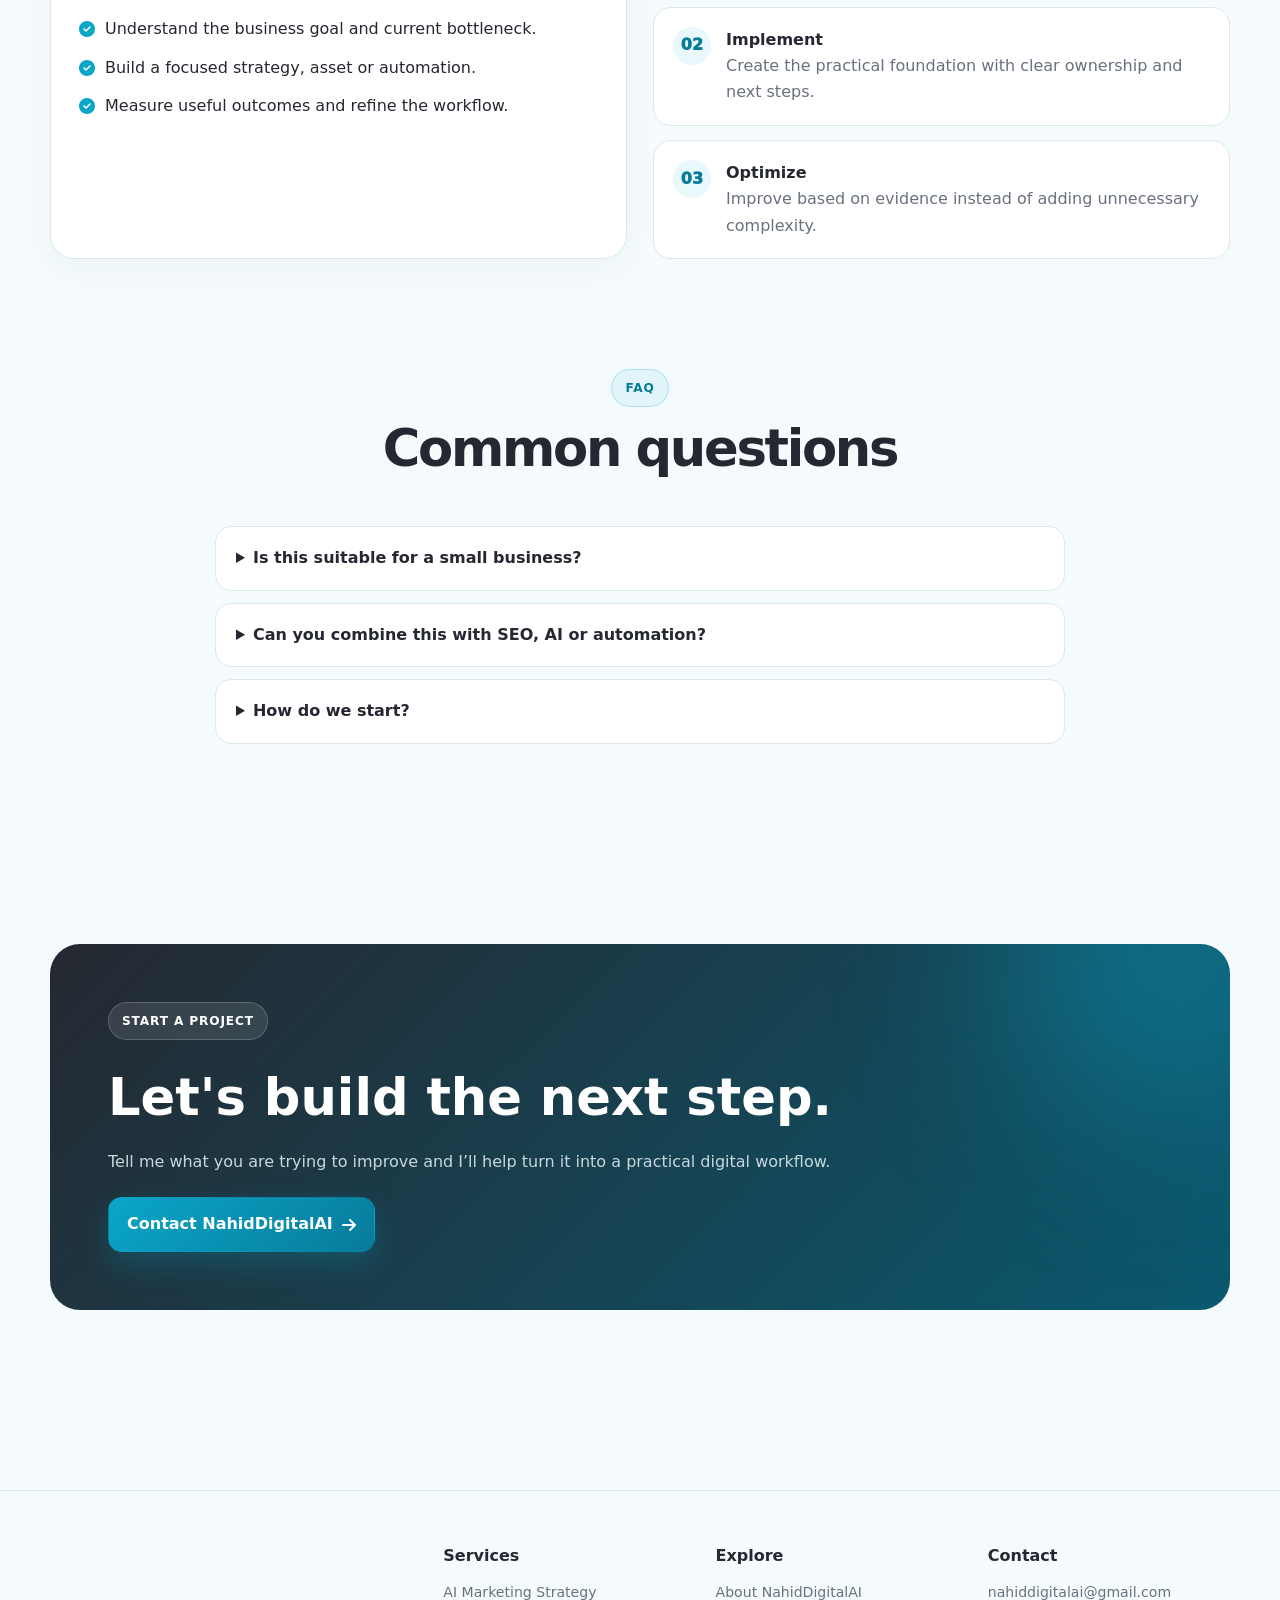
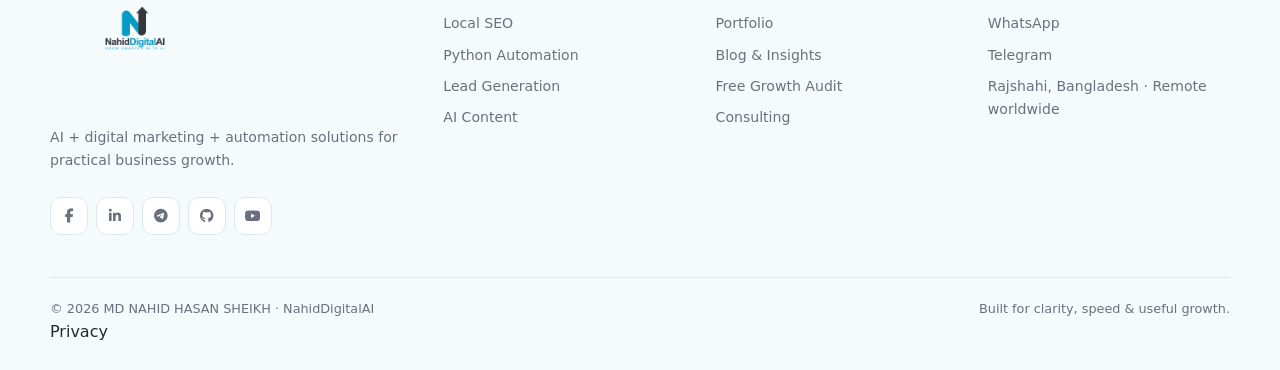
<file: gemini-code-1790428950524.html>
<!doctype html>
<html lang="en" data-theme="light">
<head>
<meta charset="utf-8"><meta name="viewport" content="width=device-width,initial-scale=1">
<title>AI Code &amp; Automation | NahidDigitalAI</title>
<meta name="description" content="AI-assisted coding, Python workflows and practical automation prototypes for business operations.">
<meta name="author" content="MD NAHID HASAN SHEIKH">
<meta name="robots" content="index,follow,max-image-preview:large,max-snippet:-1">
<link rel="canonical" href="https://nahid-digital-ai.vercel.app/gemini-code-1790428950524.html">
<meta property="og:type" content="website"><meta property="og:title" content="AI Code &amp; Automation | NahidDigitalAI"><meta property="og:description" content="AI-assisted coding, Python workflows and practical automation prototypes for business operations."><meta property="og:url" content="https://nahid-digital-ai.vercel.app/gemini-code-1790428950524.html"><meta property="og:site_name" content="NahidDigitalAI">
<link rel="icon" href="assets/favicon.png"><link rel="manifest" href="site.webmanifest">
<link rel="stylesheet" href="assets/site.css">
<link rel="stylesheet" href="https://cdnjs.cloudflare.com/ajax/libs/font-awesome/6.6.0/css/all.min.css">
<script type="application/ld+json">{"@context": "https://schema.org", "@type": "Service", "name": "AI Code & Automation", "provider": {"@type": "Person", "name": "MD Nahid Hasan Sheikh", "url": "https://nahid-digital-ai.vercel.app/"}, "areaServed": {"@type": "Country", "name": "Bangladesh"}, "description": "AI-assisted coding, Python workflows and practical automation prototypes for business operations.", "url": "https://nahid-digital-ai.vercel.app/gemini-code-1790428950524.html"}</script></head><header class="site-header"><div class="container nav"><a class="brand-lockup" href="index.html"><img class="brand-logo" src="assets/nahid-logo.png" alt="NahidDigitalAI logo"><span class="brand-word">Nahid<span>DigitalAI</span></span></a><nav class="nav-links" id="navLinks"><a class="" href="index.html">Home</a><a class="" href="ranking.html">About</a><a class="" href="index.html#services">Services</a><a class="" href="blog.html">Blog</a><a class="" href="index.html#contact">Contact</a></nav><div class="nav-actions"><button class="theme" id="themeToggle" aria-label="Toggle theme"><i class="fas fa-moon"></i></button><a class="btn btn-primary" href="index.html#contact">Hire Me</a><button class="menu-btn" id="menuBtn" aria-label="Menu"><i class="fas fa-bars"></i></button></div></div></header>
<main><section class="page-hero"><div class="container"><div class="breadcrumbs">Home / Services / AI Code &amp; Automation</div><span class="eyebrow" style="margin-top:18px">NahidDigitalAI Service</span><h1>AI Code &amp; Automation</h1><p>Explore AI-assisted development and automation ideas for business workflows, prototypes and internal tools.</p></div></section>
<section class="section"><div class="container"><div class="section-head reveal"><span class="eyebrow">What this covers</span><h2>A focused service, built around your real workflow.</h2><p>AI-assisted coding, Python workflows and practical automation prototypes for business operations.</p></div><div class="grid"><div class="card reveal"><div class="icon"><i class="fas fa-check"></i></div><h3>AI-assisted coding workflows</h3><p>Designed around your actual workflow, business context and measurable next step.</p></div><div class="card reveal"><div class="icon"><i class="fas fa-check"></i></div><h3>Python prototypes</h3><p>Designed around your actual workflow, business context and measurable next step.</p></div><div class="card reveal"><div class="icon"><i class="fas fa-check"></i></div><h3>API integrations</h3><p>Designed around your actual workflow, business context and measurable next step.</p></div><div class="card reveal"><div class="icon"><i class="fas fa-check"></i></div><h3>Data processing</h3><p>Designed around your actual workflow, business context and measurable next step.</p></div><div class="card reveal"><div class="icon"><i class="fas fa-check"></i></div><h3>Internal productivity tools</h3><p>Designed around your actual workflow, business context and measurable next step.</p></div></div></div></section>
<section class="section" style="padding-top:10px"><div class="container split"><div class="card reveal"><span class="eyebrow">Process</span><h2 style="margin:16px 0">Discover → Build → Improve</h2><div class="checklist"><div class="check"><i class="fas fa-circle-check"></i><span>Understand the business goal and current bottleneck.</span></div><div class="check"><i class="fas fa-circle-check"></i><span>Build a focused strategy, asset or automation.</span></div><div class="check"><i class="fas fa-circle-check"></i><span>Measure useful outcomes and refine the workflow.</span></div></div></div><div class="process"><div class="step reveal"><span class="step-no">01</span><div><strong>Audit</strong><p class="muted">Review the current process, pages, audience and constraints.</p></div></div><div class="step reveal"><span class="step-no">02</span><div><strong>Implement</strong><p class="muted">Create the practical foundation with clear ownership and next steps.</p></div></div><div class="step reveal"><span class="step-no">03</span><div><strong>Optimize</strong><p class="muted">Improve based on evidence instead of adding unnecessary complexity.</p></div></div></div></div></section>
<section class="section" style="padding-top:10px"><div class="container"><div class="section-head reveal"><span class="eyebrow">FAQ</span><h2>Common questions</h2></div><div class="faq">
<details><summary>Is this suitable for a small business?</summary><p class="muted">Yes. The scope can start with one focused workflow or page and expand when the process proves useful.</p></details>
<details><summary>Can you combine this with SEO, AI or automation?</summary><p class="muted">Yes. The services are designed to connect when a business needs a broader growth workflow.</p></details>
<details><summary>How do we start?</summary><p class="muted">Send your goal, current website/profile and the main problem you want to solve. I can suggest a practical first step.</p></details>
</div></div></section><section class="section"><div class="container"><div class="cta reveal"><span class="eyebrow" style="background:rgba(255,255,255,.10);border-color:rgba(255,255,255,.2);color:#fff">Start a project</span><h2 style="font-size:clamp(2rem,4vw,3.2rem);margin-top:15px">Let's build the next step.</h2><p>Tell me what you are trying to improve and I’ll help turn it into a practical digital workflow.</p><a class="btn btn-primary" href="index.html#contact">Contact NahidDigitalAI <i class="fas fa-arrow-right"></i></a></div></div></section></main><footer class="site-footer"><div class="container"><div class="footer-grid">
<div><img class="footer-logo" src="assets/nahid-logo.png" alt="NahidDigitalAI"><p>AI + digital marketing + automation solutions for practical business growth.</p><div class="socials">
<a href="https://facebook.com/NahidDigitalAI" target="_blank" rel="noopener" aria-label="Facebook"><i class="fab fa-facebook-f"></i></a>
<a href="https://linkedin.com/in/NahidDigitalAI" target="_blank" rel="noopener" aria-label="LinkedIn"><i class="fab fa-linkedin-in"></i></a>
<a href="https://t.me/NahidDigitalAI" target="_blank" rel="noopener" aria-label="Telegram"><i class="fab fa-telegram-plane"></i></a>
<a href="https://github.com/NahidDigitalAI" target="_blank" rel="noopener" aria-label="GitHub"><i class="fab fa-github"></i></a>
<a href="https://youtube.com/@NahidDigitalAI" target="_blank" rel="noopener" aria-label="YouTube"><i class="fab fa-youtube"></i></a>
</div></div>
<div><h4>Services</h4><a href="ai-strategy.html">AI Marketing Strategy</a><a href="local-seo.html">Local SEO</a><a href="automation.html">Python Automation</a><a href="lead-generation.html">Lead Generation</a><a href="content-solutions.html">AI Content</a></div>
<div><h4>Explore</h4><a href="ranking.html">About NahidDigitalAI</a><a href="portfolio.html">Portfolio</a><a href="blog.html">Blog & Insights</a><a href="free-audit.html">Free Growth Audit</a><a href="consulting.html">Consulting</a></div>
<div><h4>Contact</h4><a href="mailto:nahiddigitalai@gmail.com">nahiddigitalai@gmail.com</a><a href="https://wa.me/8801757925193" target="_blank" rel="noopener">WhatsApp</a><a href="https://t.me/NahidDigitalAI" target="_blank" rel="noopener">Telegram</a><p>Rajshahi, Bangladesh · Remote worldwide</p></div>
</div><div class="footer-bottom"><span>© 2026 MD NAHID HASAN SHEIKH · NahidDigitalAI</span><span>Built for clarity, speed & useful growth.</span></div><a href="privacy.html">Privacy</a></div></footer>
<button class="to-top" id="toTop" aria-label="Back to top"><i class="fas fa-arrow-up"></i></button>
<button class="tg-fab" id="tgFab" aria-label="Message on Telegram"><i class="fab fa-telegram-plane"></i></button>
<div class="tg-panel" id="tgPanel"><div class="tg-head"><div><strong>NahidDigitalAI</strong><small>Telegram contact · usually replies quickly</small></div><button class="tg-close" id="tgClose" aria-label="Close"><i class="fas fa-times"></i></button></div><div class="tg-body"><div class="tg-welcome">Hi! Tell me what you want to improve—AI, SEO, ads, automation or content.</div><form id="tgQuickForm"><div class="field"><label>Name</label><input id="tgQuickName" required placeholder="Your name"></div><div class="field"><label>Email</label><input id="tgQuickEmail" type="email" placeholder="you@example.com"></div><div class="field"><label>Message</label><textarea id="tgQuickMessage" required placeholder="How can I help?"></textarea></div><button class="btn btn-primary" id="tgQuickSend" type="submit">Send on Telegram <i class="fab fa-telegram-plane"></i></button><div class="tg-status" id="tgQuickStatus"></div></form></div></div>
<script src="assets/blog-data.js"></script><script src="assets/site.js" defer></script></body></html>
</file>
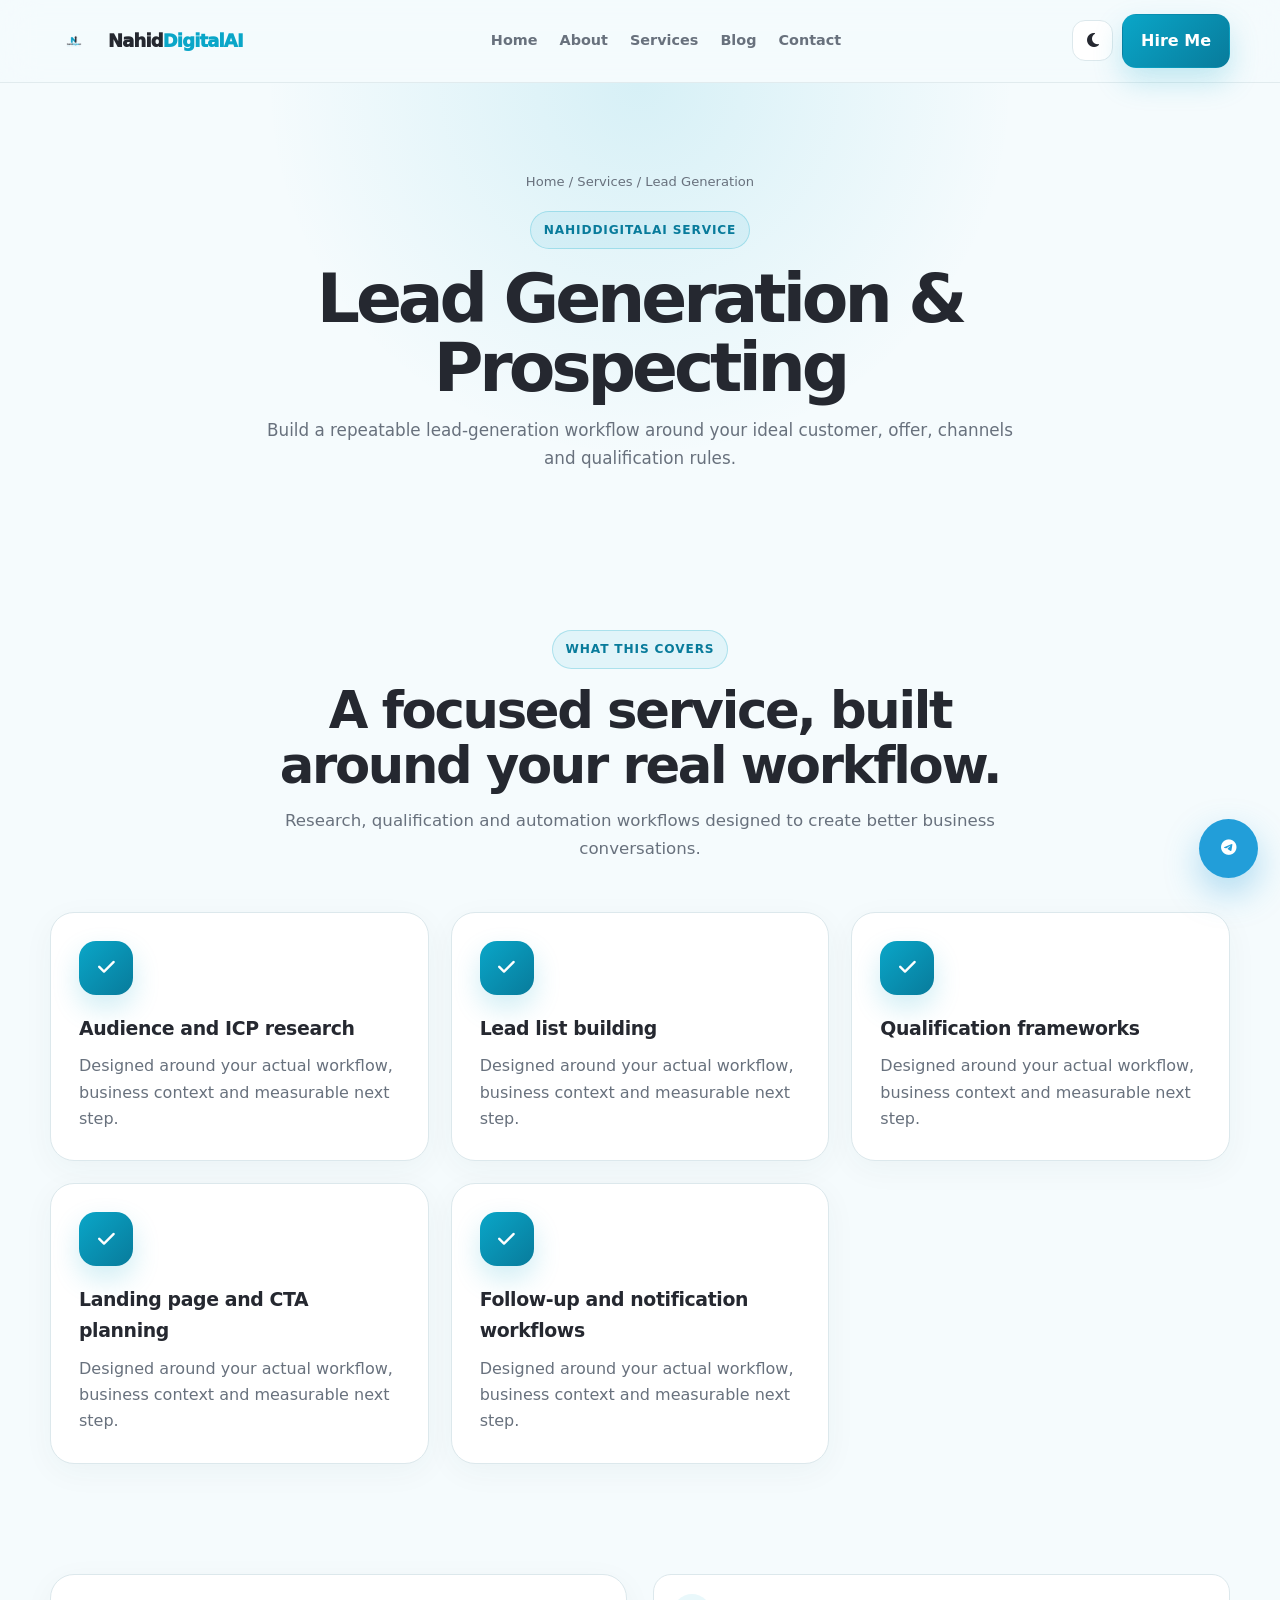
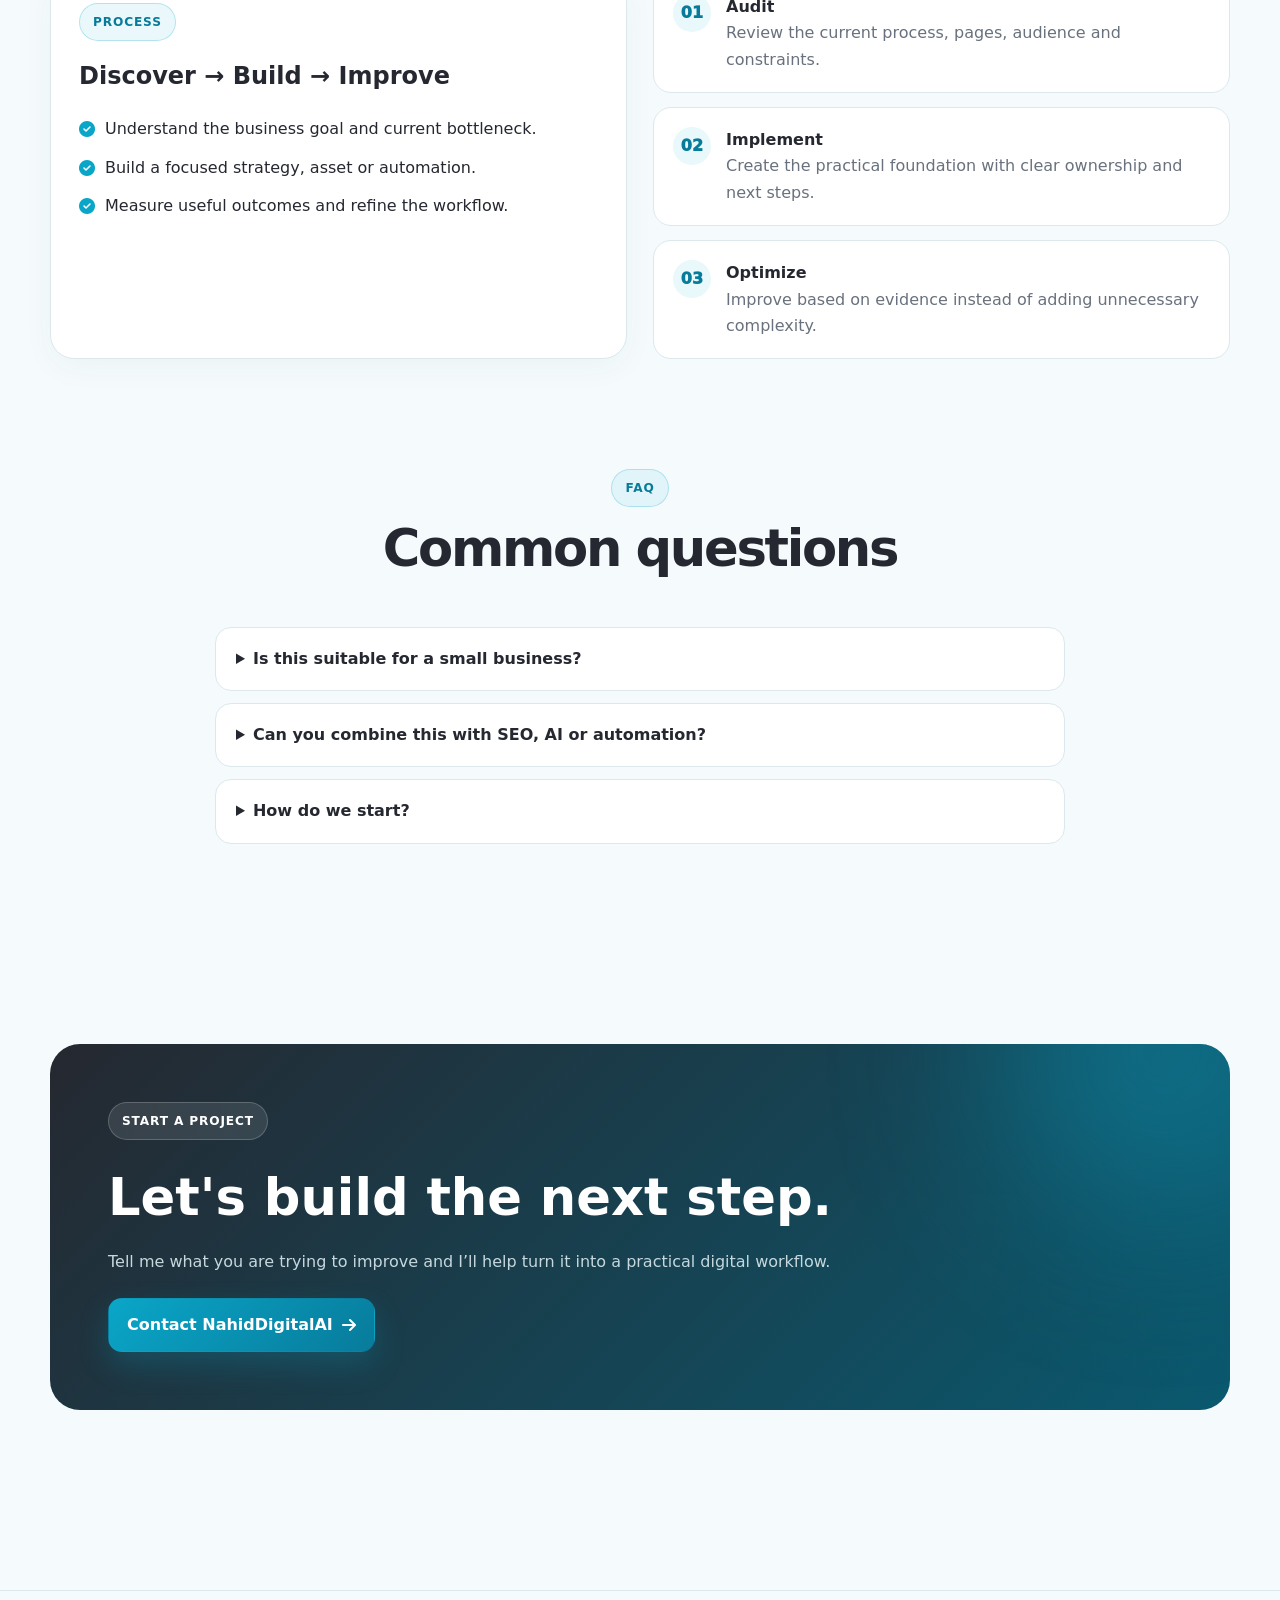
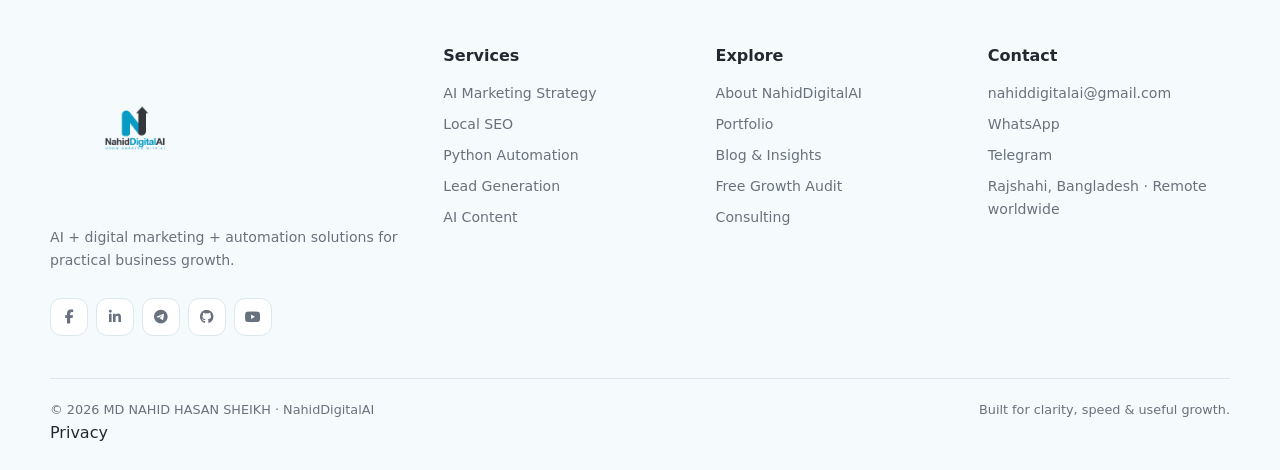
<file: lead-generation.html>
<!doctype html>
<html lang="en" data-theme="light">
<head>
<meta charset="utf-8"><meta name="viewport" content="width=device-width,initial-scale=1">
<title>Lead Generation &amp; Prospecting | NahidDigitalAI</title>
<meta name="description" content="Research, qualification and automation workflows designed to create better business conversations.">
<meta name="author" content="MD NAHID HASAN SHEIKH">
<meta name="robots" content="index,follow,max-image-preview:large,max-snippet:-1">
<link rel="canonical" href="https://nahid-digital-ai.vercel.app/lead-generation.html">
<meta property="og:type" content="website"><meta property="og:title" content="Lead Generation &amp; Prospecting | NahidDigitalAI"><meta property="og:description" content="Research, qualification and automation workflows designed to create better business conversations."><meta property="og:url" content="https://nahid-digital-ai.vercel.app/lead-generation.html"><meta property="og:site_name" content="NahidDigitalAI">
<link rel="icon" href="assets/favicon.png"><link rel="manifest" href="site.webmanifest">
<link rel="stylesheet" href="assets/site.css">
<link rel="stylesheet" href="https://cdnjs.cloudflare.com/ajax/libs/font-awesome/6.6.0/css/all.min.css">
<script type="application/ld+json">{"@context": "https://schema.org", "@type": "Service", "name": "Lead Generation", "provider": {"@type": "Person", "name": "MD Nahid Hasan Sheikh", "url": "https://nahid-digital-ai.vercel.app/"}, "areaServed": {"@type": "Country", "name": "Bangladesh"}, "description": "Research, qualification and automation workflows designed to create better business conversations.", "url": "https://nahid-digital-ai.vercel.app/lead-generation.html"}</script></head><header class="site-header"><div class="container nav"><a class="brand-lockup" href="index.html"><img class="brand-logo" src="assets/nahid-logo.png" alt="NahidDigitalAI logo"><span class="brand-word">Nahid<span>DigitalAI</span></span></a><nav class="nav-links" id="navLinks"><a class="" href="index.html">Home</a><a class="" href="ranking.html">About</a><a class="" href="index.html#services">Services</a><a class="" href="blog.html">Blog</a><a class="" href="index.html#contact">Contact</a></nav><div class="nav-actions"><button class="theme" id="themeToggle" aria-label="Toggle theme"><i class="fas fa-moon"></i></button><a class="btn btn-primary" href="index.html#contact">Hire Me</a><button class="menu-btn" id="menuBtn" aria-label="Menu"><i class="fas fa-bars"></i></button></div></div></header>
<main><section class="page-hero"><div class="container"><div class="breadcrumbs">Home / Services / Lead Generation</div><span class="eyebrow" style="margin-top:18px">NahidDigitalAI Service</span><h1>Lead Generation &amp; Prospecting</h1><p>Build a repeatable lead-generation workflow around your ideal customer, offer, channels and qualification rules.</p></div></section>
<section class="section"><div class="container"><div class="section-head reveal"><span class="eyebrow">What this covers</span><h2>A focused service, built around your real workflow.</h2><p>Research, qualification and automation workflows designed to create better business conversations.</p></div><div class="grid"><div class="card reveal"><div class="icon"><i class="fas fa-check"></i></div><h3>Audience and ICP research</h3><p>Designed around your actual workflow, business context and measurable next step.</p></div><div class="card reveal"><div class="icon"><i class="fas fa-check"></i></div><h3>Lead list building</h3><p>Designed around your actual workflow, business context and measurable next step.</p></div><div class="card reveal"><div class="icon"><i class="fas fa-check"></i></div><h3>Qualification frameworks</h3><p>Designed around your actual workflow, business context and measurable next step.</p></div><div class="card reveal"><div class="icon"><i class="fas fa-check"></i></div><h3>Landing page and CTA planning</h3><p>Designed around your actual workflow, business context and measurable next step.</p></div><div class="card reveal"><div class="icon"><i class="fas fa-check"></i></div><h3>Follow-up and notification workflows</h3><p>Designed around your actual workflow, business context and measurable next step.</p></div></div></div></section>
<section class="section" style="padding-top:10px"><div class="container split"><div class="card reveal"><span class="eyebrow">Process</span><h2 style="margin:16px 0">Discover → Build → Improve</h2><div class="checklist"><div class="check"><i class="fas fa-circle-check"></i><span>Understand the business goal and current bottleneck.</span></div><div class="check"><i class="fas fa-circle-check"></i><span>Build a focused strategy, asset or automation.</span></div><div class="check"><i class="fas fa-circle-check"></i><span>Measure useful outcomes and refine the workflow.</span></div></div></div><div class="process"><div class="step reveal"><span class="step-no">01</span><div><strong>Audit</strong><p class="muted">Review the current process, pages, audience and constraints.</p></div></div><div class="step reveal"><span class="step-no">02</span><div><strong>Implement</strong><p class="muted">Create the practical foundation with clear ownership and next steps.</p></div></div><div class="step reveal"><span class="step-no">03</span><div><strong>Optimize</strong><p class="muted">Improve based on evidence instead of adding unnecessary complexity.</p></div></div></div></div></section>
<section class="section" style="padding-top:10px"><div class="container"><div class="section-head reveal"><span class="eyebrow">FAQ</span><h2>Common questions</h2></div><div class="faq">
<details><summary>Is this suitable for a small business?</summary><p class="muted">Yes. The scope can start with one focused workflow or page and expand when the process proves useful.</p></details>
<details><summary>Can you combine this with SEO, AI or automation?</summary><p class="muted">Yes. The services are designed to connect when a business needs a broader growth workflow.</p></details>
<details><summary>How do we start?</summary><p class="muted">Send your goal, current website/profile and the main problem you want to solve. I can suggest a practical first step.</p></details>
</div></div></section><section class="section"><div class="container"><div class="cta reveal"><span class="eyebrow" style="background:rgba(255,255,255,.10);border-color:rgba(255,255,255,.2);color:#fff">Start a project</span><h2 style="font-size:clamp(2rem,4vw,3.2rem);margin-top:15px">Let's build the next step.</h2><p>Tell me what you are trying to improve and I’ll help turn it into a practical digital workflow.</p><a class="btn btn-primary" href="index.html#contact">Contact NahidDigitalAI <i class="fas fa-arrow-right"></i></a></div></div></section></main><footer class="site-footer"><div class="container"><div class="footer-grid">
<div><img class="footer-logo" src="assets/nahid-logo.png" alt="NahidDigitalAI"><p>AI + digital marketing + automation solutions for practical business growth.</p><div class="socials">
<a href="https://facebook.com/NahidDigitalAI" target="_blank" rel="noopener" aria-label="Facebook"><i class="fab fa-facebook-f"></i></a>
<a href="https://linkedin.com/in/NahidDigitalAI" target="_blank" rel="noopener" aria-label="LinkedIn"><i class="fab fa-linkedin-in"></i></a>
<a href="https://t.me/NahidDigitalAI" target="_blank" rel="noopener" aria-label="Telegram"><i class="fab fa-telegram-plane"></i></a>
<a href="https://github.com/NahidDigitalAI" target="_blank" rel="noopener" aria-label="GitHub"><i class="fab fa-github"></i></a>
<a href="https://youtube.com/@NahidDigitalAI" target="_blank" rel="noopener" aria-label="YouTube"><i class="fab fa-youtube"></i></a>
</div></div>
<div><h4>Services</h4><a href="ai-strategy.html">AI Marketing Strategy</a><a href="local-seo.html">Local SEO</a><a href="automation.html">Python Automation</a><a href="lead-generation.html">Lead Generation</a><a href="content-solutions.html">AI Content</a></div>
<div><h4>Explore</h4><a href="ranking.html">About NahidDigitalAI</a><a href="portfolio.html">Portfolio</a><a href="blog.html">Blog & Insights</a><a href="free-audit.html">Free Growth Audit</a><a href="consulting.html">Consulting</a></div>
<div><h4>Contact</h4><a href="mailto:nahiddigitalai@gmail.com">nahiddigitalai@gmail.com</a><a href="https://wa.me/8801757925193" target="_blank" rel="noopener">WhatsApp</a><a href="https://t.me/NahidDigitalAI" target="_blank" rel="noopener">Telegram</a><p>Rajshahi, Bangladesh · Remote worldwide</p></div>
</div><div class="footer-bottom"><span>© 2026 MD NAHID HASAN SHEIKH · NahidDigitalAI</span><span>Built for clarity, speed & useful growth.</span></div><a href="privacy.html">Privacy</a></div></footer>
<button class="to-top" id="toTop" aria-label="Back to top"><i class="fas fa-arrow-up"></i></button>
<button class="tg-fab" id="tgFab" aria-label="Message on Telegram"><i class="fab fa-telegram-plane"></i></button>
<div class="tg-panel" id="tgPanel"><div class="tg-head"><div><strong>NahidDigitalAI</strong><small>Telegram contact · usually replies quickly</small></div><button class="tg-close" id="tgClose" aria-label="Close"><i class="fas fa-times"></i></button></div><div class="tg-body"><div class="tg-welcome">Hi! Tell me what you want to improve—AI, SEO, ads, automation or content.</div><form id="tgQuickForm"><div class="field"><label>Name</label><input id="tgQuickName" required placeholder="Your name"></div><div class="field"><label>Email</label><input id="tgQuickEmail" type="email" placeholder="you@example.com"></div><div class="field"><label>Message</label><textarea id="tgQuickMessage" required placeholder="How can I help?"></textarea></div><button class="btn btn-primary" id="tgQuickSend" type="submit">Send on Telegram <i class="fab fa-telegram-plane"></i></button><div class="tg-status" id="tgQuickStatus"></div></form></div></div>
<script src="assets/blog-data.js"></script><script src="assets/site.js" defer></script></body></html>
</file>
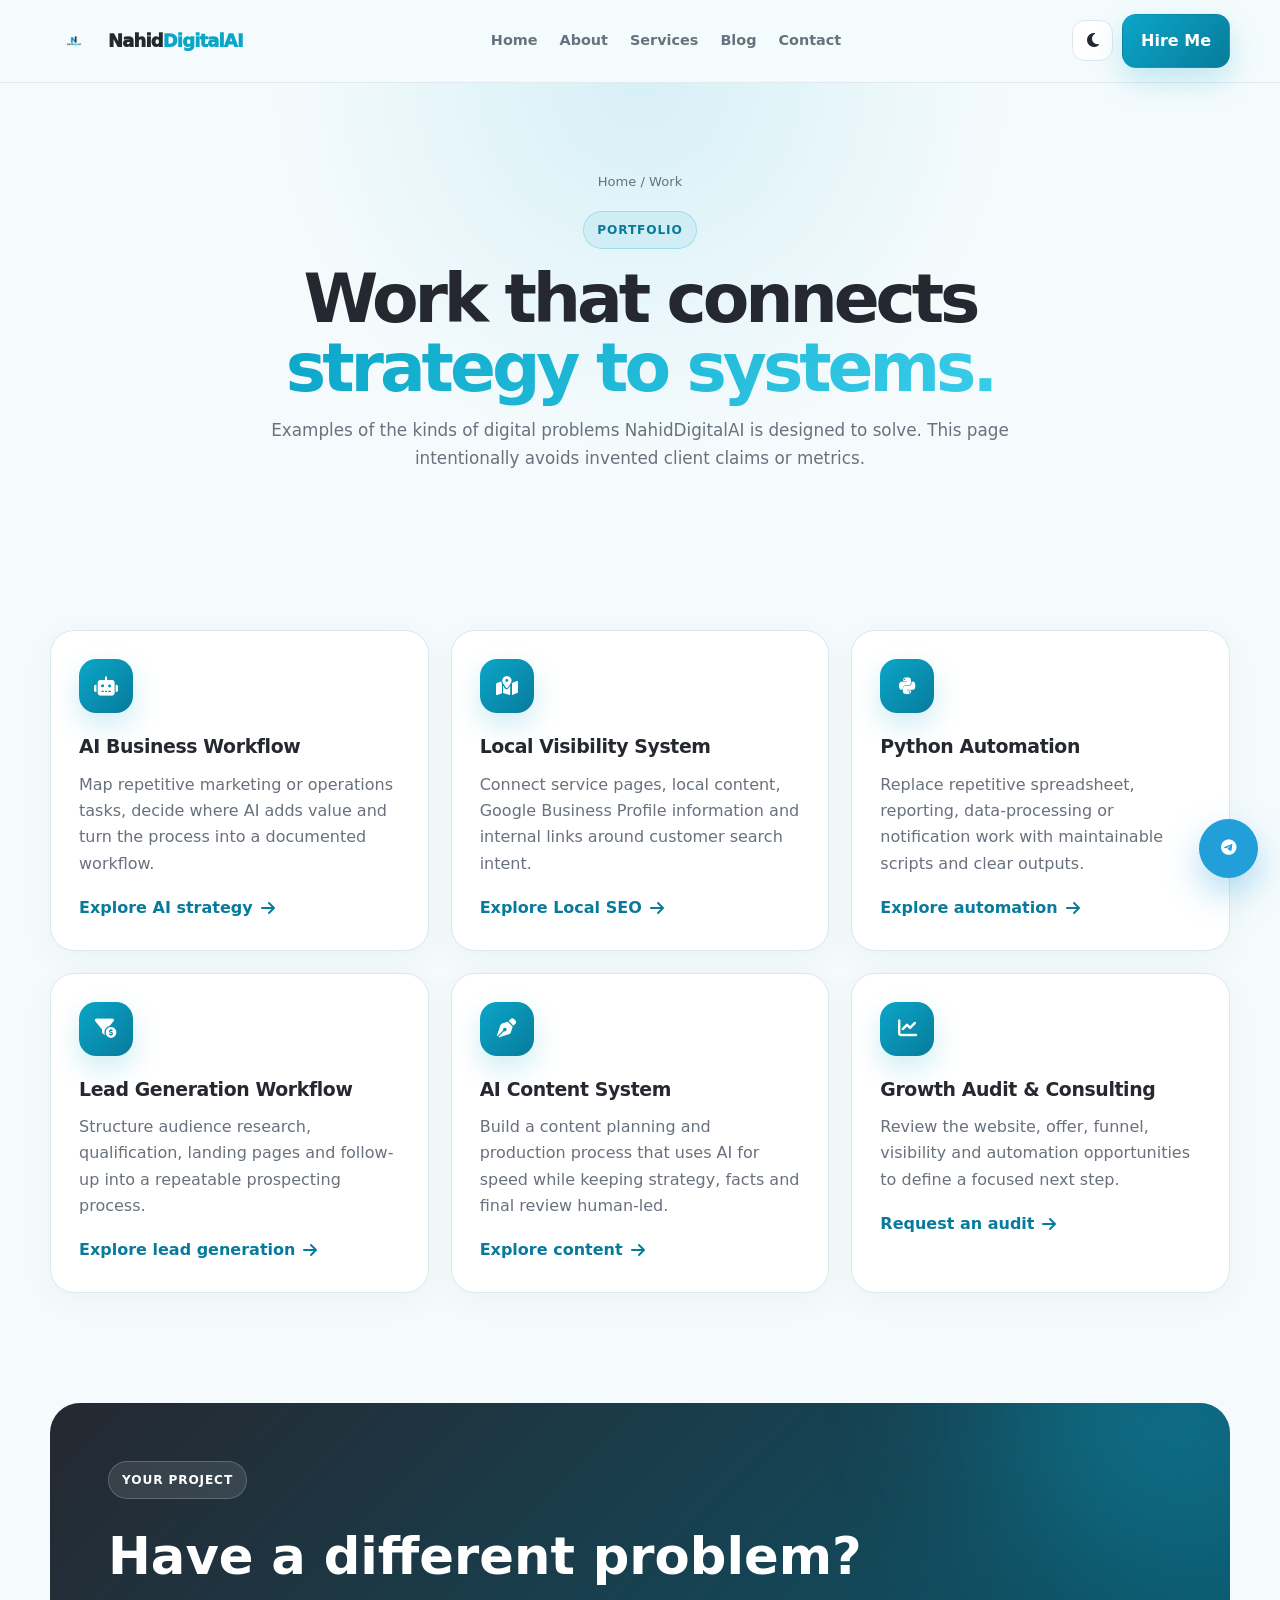
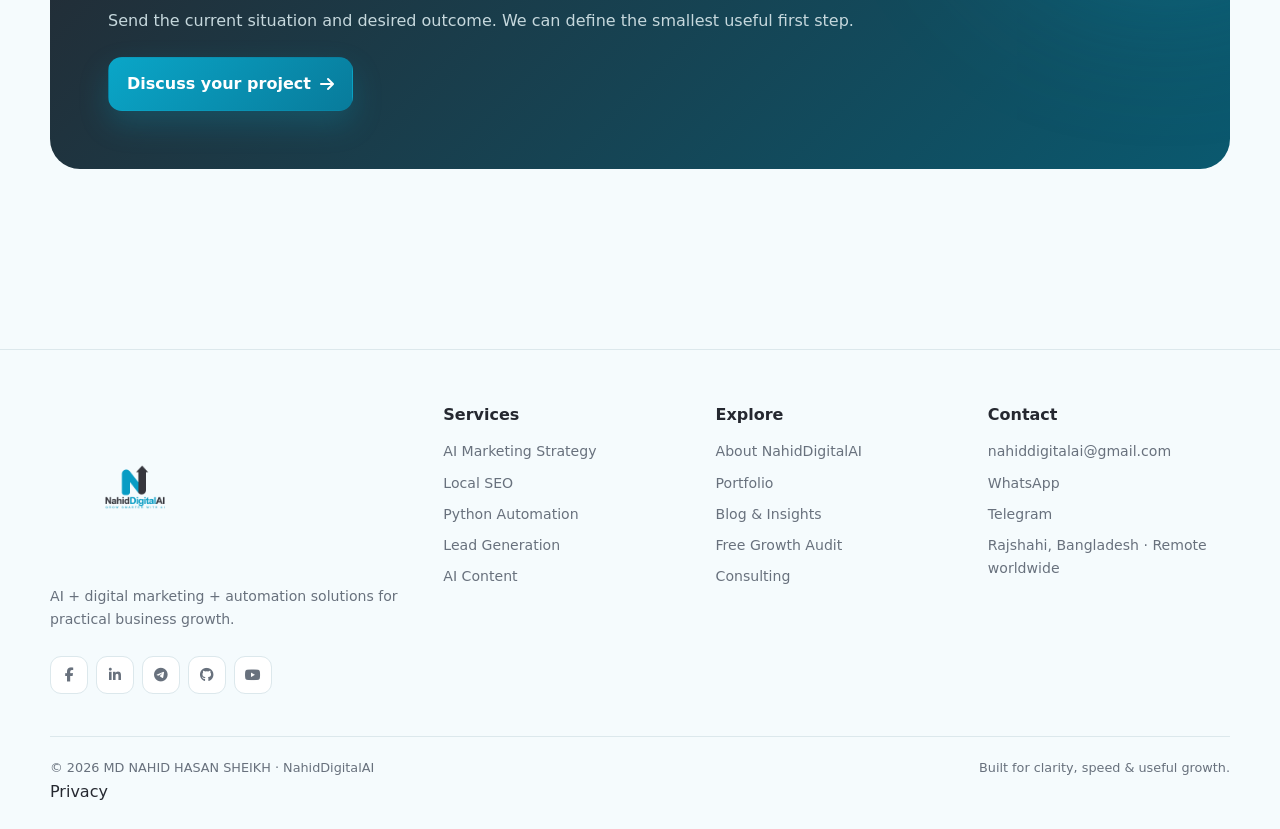
<file: portfolio.html>
<!doctype html>
<html lang="en" data-theme="light">
<head>
<meta charset="utf-8"><meta name="viewport" content="width=device-width,initial-scale=1">
<title>Portfolio &amp; Solution Areas | NahidDigitalAI</title>
<meta name="description" content="NahidDigitalAI portfolio and solution areas covering AI strategy, digital marketing, local SEO, Python automation, content systems and lead generation.">
<meta name="author" content="MD NAHID HASAN SHEIKH">
<meta name="robots" content="index,follow,max-image-preview:large,max-snippet:-1">
<link rel="canonical" href="https://nahid-digital-ai.vercel.app/portfolio.html">
<meta property="og:type" content="website"><meta property="og:title" content="Portfolio &amp; Solution Areas | NahidDigitalAI"><meta property="og:description" content="NahidDigitalAI portfolio and solution areas covering AI strategy, digital marketing, local SEO, Python automation, content systems and lead generation."><meta property="og:url" content="https://nahid-digital-ai.vercel.app/portfolio.html"><meta property="og:site_name" content="NahidDigitalAI">
<link rel="icon" href="assets/favicon.png"><link rel="manifest" href="site.webmanifest">
<link rel="stylesheet" href="assets/site.css">
<link rel="stylesheet" href="https://cdnjs.cloudflare.com/ajax/libs/font-awesome/6.6.0/css/all.min.css">
</head><header class="site-header"><div class="container nav"><a class="brand-lockup" href="index.html"><img class="brand-logo" src="assets/nahid-logo.png" alt="NahidDigitalAI logo"><span class="brand-word">Nahid<span>DigitalAI</span></span></a><nav class="nav-links" id="navLinks"><a class="" href="index.html">Home</a><a class="" href="ranking.html">About</a><a class="" href="index.html#services">Services</a><a class="" href="blog.html">Blog</a><a class="" href="index.html#contact">Contact</a></nav><div class="nav-actions"><button class="theme" id="themeToggle" aria-label="Toggle theme"><i class="fas fa-moon"></i></button><a class="btn btn-primary" href="index.html#contact">Hire Me</a><button class="menu-btn" id="menuBtn" aria-label="Menu"><i class="fas fa-bars"></i></button></div></div></header>
<main>
<section class="page-hero"><div class="container"><div class="breadcrumbs">Home / Work</div><span class="eyebrow" style="margin-top:18px">Portfolio</span><h1>Work that connects <span class="gradient">strategy to systems.</span></h1><p>Examples of the kinds of digital problems NahidDigitalAI is designed to solve. This page intentionally avoids invented client claims or metrics.</p></div></section>
<section class="section"><div class="container"><div class="grid">
<article class="card reveal"><div class="icon"><i class="fas fa-robot"></i></div><h3>AI Business Workflow</h3><p>Map repetitive marketing or operations tasks, decide where AI adds value and turn the process into a documented workflow.</p><a class="link" href="ai-strategy.html">Explore AI strategy <i class="fas fa-arrow-right"></i></a></article>
<article class="card reveal"><div class="icon"><i class="fas fa-map-location-dot"></i></div><h3>Local Visibility System</h3><p>Connect service pages, local content, Google Business Profile information and internal links around customer search intent.</p><a class="link" href="local-seo.html">Explore Local SEO <i class="fas fa-arrow-right"></i></a></article>
<article class="card reveal"><div class="icon"><i class="fab fa-python"></i></div><h3>Python Automation</h3><p>Replace repetitive spreadsheet, reporting, data-processing or notification work with maintainable scripts and clear outputs.</p><a class="link" href="automation.html">Explore automation <i class="fas fa-arrow-right"></i></a></article>
<article class="card reveal"><div class="icon"><i class="fas fa-filter-circle-dollar"></i></div><h3>Lead Generation Workflow</h3><p>Structure audience research, qualification, landing pages and follow-up into a repeatable prospecting process.</p><a class="link" href="lead-generation.html">Explore lead generation <i class="fas fa-arrow-right"></i></a></article>
<article class="card reveal"><div class="icon"><i class="fas fa-pen-nib"></i></div><h3>AI Content System</h3><p>Build a content planning and production process that uses AI for speed while keeping strategy, facts and final review human-led.</p><a class="link" href="content-solutions.html">Explore content <i class="fas fa-arrow-right"></i></a></article>
<article class="card reveal"><div class="icon"><i class="fas fa-chart-line"></i></div><h3>Growth Audit & Consulting</h3><p>Review the website, offer, funnel, visibility and automation opportunities to define a focused next step.</p><a class="link" href="free-audit.html">Request an audit <i class="fas fa-arrow-right"></i></a></article>
</div></div></section>
<section class="section" style="padding-top:10px"><div class="container"><div class="cta reveal"><span class="eyebrow" style="background:rgba(255,255,255,.10);border-color:rgba(255,255,255,.2);color:#fff">Your project</span><h2 style="font-size:clamp(2rem,4vw,3.2rem);margin-top:15px">Have a different problem?</h2><p>Send the current situation and desired outcome. We can define the smallest useful first step.</p><a class="btn btn-primary" href="index.html#contact">Discuss your project <i class="fas fa-arrow-right"></i></a></div></div></section>
</main>
<footer class="site-footer"><div class="container"><div class="footer-grid">
<div><img class="footer-logo" src="assets/nahid-logo.png" alt="NahidDigitalAI"><p>AI + digital marketing + automation solutions for practical business growth.</p><div class="socials">
<a href="https://facebook.com/NahidDigitalAI" target="_blank" rel="noopener" aria-label="Facebook"><i class="fab fa-facebook-f"></i></a>
<a href="https://linkedin.com/in/NahidDigitalAI" target="_blank" rel="noopener" aria-label="LinkedIn"><i class="fab fa-linkedin-in"></i></a>
<a href="https://t.me/NahidDigitalAI" target="_blank" rel="noopener" aria-label="Telegram"><i class="fab fa-telegram-plane"></i></a>
<a href="https://github.com/NahidDigitalAI" target="_blank" rel="noopener" aria-label="GitHub"><i class="fab fa-github"></i></a>
<a href="https://youtube.com/@NahidDigitalAI" target="_blank" rel="noopener" aria-label="YouTube"><i class="fab fa-youtube"></i></a>
</div></div>
<div><h4>Services</h4><a href="ai-strategy.html">AI Marketing Strategy</a><a href="local-seo.html">Local SEO</a><a href="automation.html">Python Automation</a><a href="lead-generation.html">Lead Generation</a><a href="content-solutions.html">AI Content</a></div>
<div><h4>Explore</h4><a href="ranking.html">About NahidDigitalAI</a><a href="portfolio.html">Portfolio</a><a href="blog.html">Blog & Insights</a><a href="free-audit.html">Free Growth Audit</a><a href="consulting.html">Consulting</a></div>
<div><h4>Contact</h4><a href="mailto:nahiddigitalai@gmail.com">nahiddigitalai@gmail.com</a><a href="https://wa.me/8801757925193" target="_blank" rel="noopener">WhatsApp</a><a href="https://t.me/NahidDigitalAI" target="_blank" rel="noopener">Telegram</a><p>Rajshahi, Bangladesh · Remote worldwide</p></div>
</div><div class="footer-bottom"><span>© 2026 MD NAHID HASAN SHEIKH · NahidDigitalAI</span><span>Built for clarity, speed & useful growth.</span></div><a href="privacy.html">Privacy</a></div></footer>
<button class="to-top" id="toTop" aria-label="Back to top"><i class="fas fa-arrow-up"></i></button>
<button class="tg-fab" id="tgFab" aria-label="Message on Telegram"><i class="fab fa-telegram-plane"></i></button>
<div class="tg-panel" id="tgPanel"><div class="tg-head"><div><strong>NahidDigitalAI</strong><small>Telegram contact · usually replies quickly</small></div><button class="tg-close" id="tgClose" aria-label="Close"><i class="fas fa-times"></i></button></div><div class="tg-body"><div class="tg-welcome">Hi! Tell me what you want to improve—AI, SEO, ads, automation or content.</div><form id="tgQuickForm"><div class="field"><label>Name</label><input id="tgQuickName" required placeholder="Your name"></div><div class="field"><label>Email</label><input id="tgQuickEmail" type="email" placeholder="you@example.com"></div><div class="field"><label>Message</label><textarea id="tgQuickMessage" required placeholder="How can I help?"></textarea></div><button class="btn btn-primary" id="tgQuickSend" type="submit">Send on Telegram <i class="fab fa-telegram-plane"></i></button><div class="tg-status" id="tgQuickStatus"></div></form></div></div>
<script src="assets/blog-data.js"></script><script src="assets/site.js" defer></script></body></html>
</file>
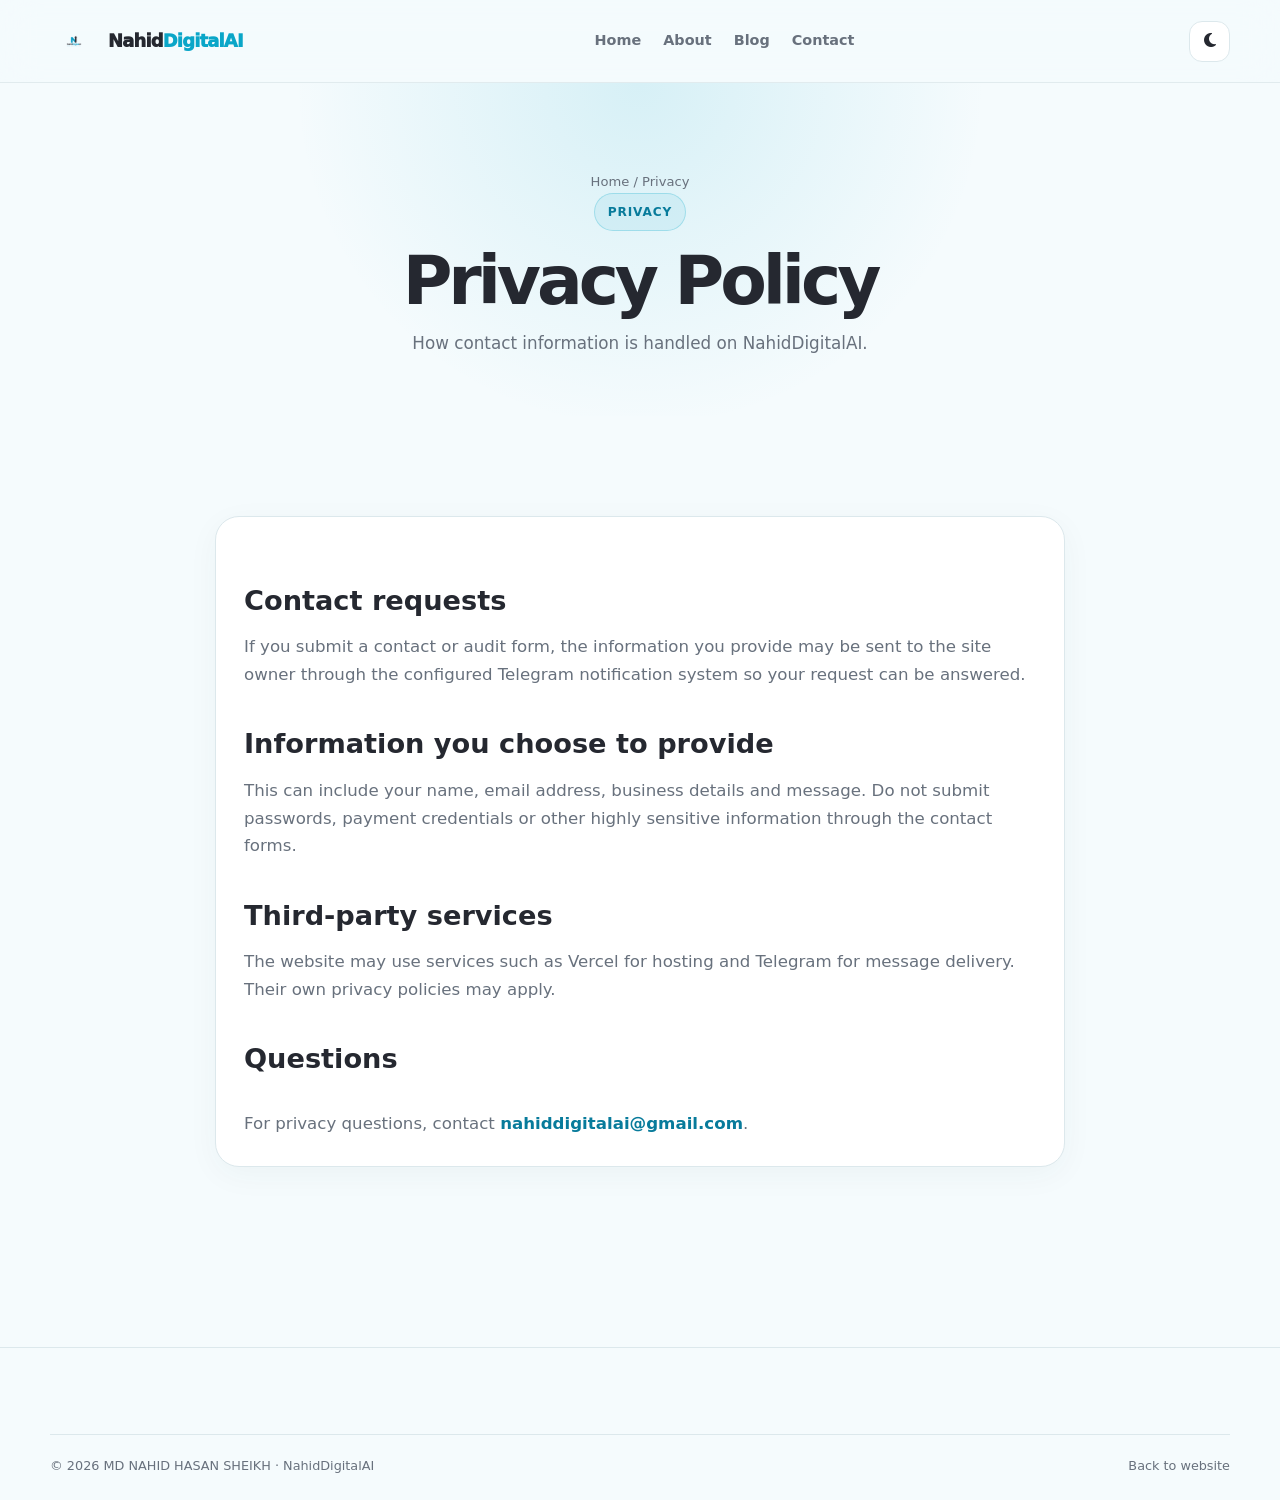
<file: privacy.html>
<!doctype html><html lang="en" data-theme="light"><head><meta charset="utf-8"><meta name="viewport" content="width=device-width,initial-scale=1"><title>Privacy Policy | NahidDigitalAI</title><meta name="description" content="Privacy information for visitors and contact requests on NahidDigitalAI."><link rel="canonical" href="https://nahid-digital-ai.vercel.app/privacy.html"><link rel="icon" href="assets/favicon.png"><link rel="manifest" href="site.webmanifest"><link rel="stylesheet" href="assets/site.css"><link rel="stylesheet" href="https://cdnjs.cloudflare.com/ajax/libs/font-awesome/6.6.0/css/all.min.css"></head><body><header class="site-header"><div class="container nav"><a class="brand-lockup" href="index.html"><img class="brand-logo" src="assets/nahid-logo.png" alt="NahidDigitalAI"><span class="brand-word">Nahid<span>DigitalAI</span></span></a><nav class="nav-links" id="navLinks"><a href="index.html">Home</a><a href="ranking.html">About</a><a href="blog.html">Blog</a><a href="index.html#contact">Contact</a></nav><div class="nav-actions"><button class="theme" id="themeToggle" aria-label="Toggle theme"><i class="fas fa-moon"></i></button><button class="menu-btn" id="menuBtn" aria-label="Menu"><i class="fas fa-bars"></i></button></div></div></header><main><section class="page-hero"><div class="container"><div class="breadcrumbs">Home / Privacy</div><span class="eyebrow">Privacy</span><h1>Privacy Policy</h1><p>How contact information is handled on NahidDigitalAI.</p></div></section><section class="section"><div class="container"><article class="card article"><h2>Contact requests</h2><p class="muted">If you submit a contact or audit form, the information you provide may be sent to the site owner through the configured Telegram notification system so your request can be answered.</p><h2>Information you choose to provide</h2><p class="muted">This can include your name, email address, business details and message. Do not submit passwords, payment credentials or other highly sensitive information through the contact forms.</p><h2>Third-party services</h2><p class="muted">The website may use services such as Vercel for hosting and Telegram for message delivery. Their own privacy policies may apply.</p><h2>Questions</h2><p class="muted">For privacy questions, contact <a class="link" href="mailto:nahiddigitalai@gmail.com">nahiddigitalai@gmail.com</a>.</p></article></div></section></main><footer class="site-footer"><div class="container footer-bottom"><span>© 2026 MD NAHID HASAN SHEIKH · NahidDigitalAI</span><a href="index.html">Back to website</a></div></footer><script src="assets/site.js" defer></script></body></html>
</file>
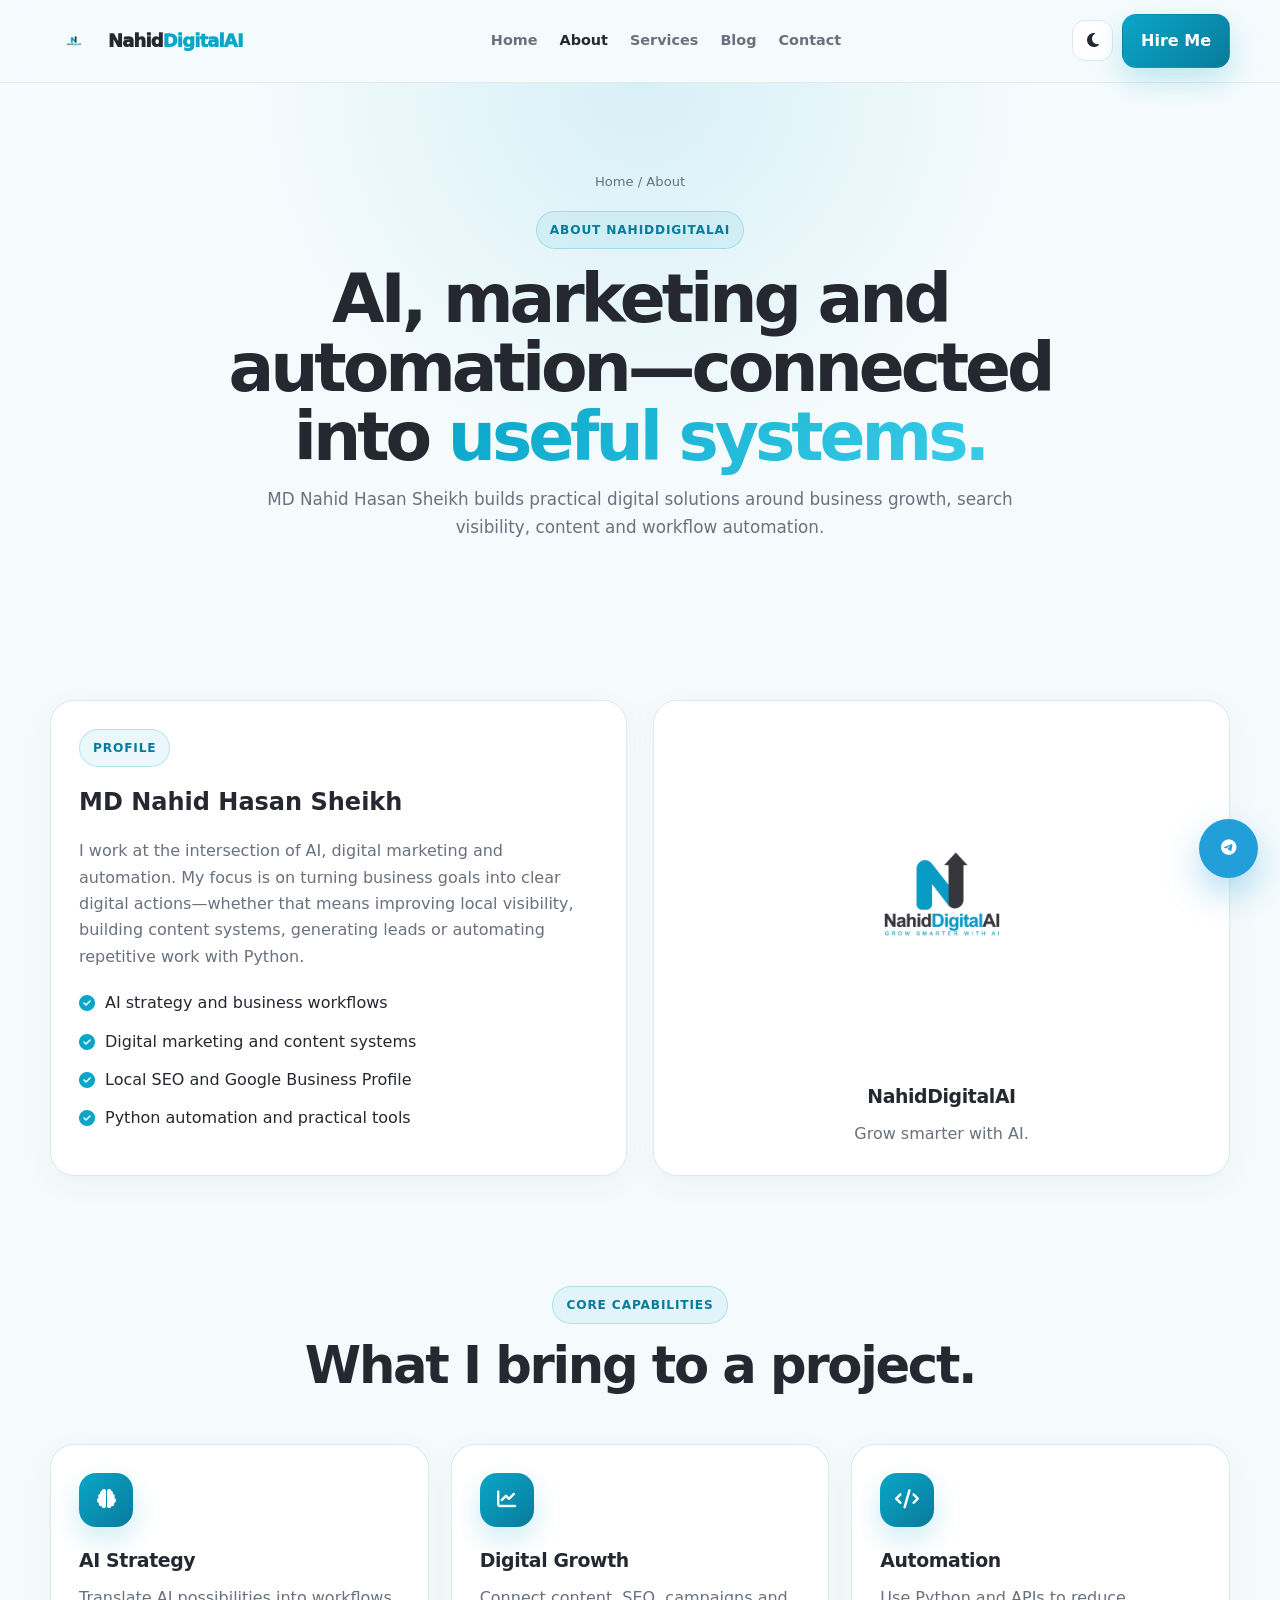
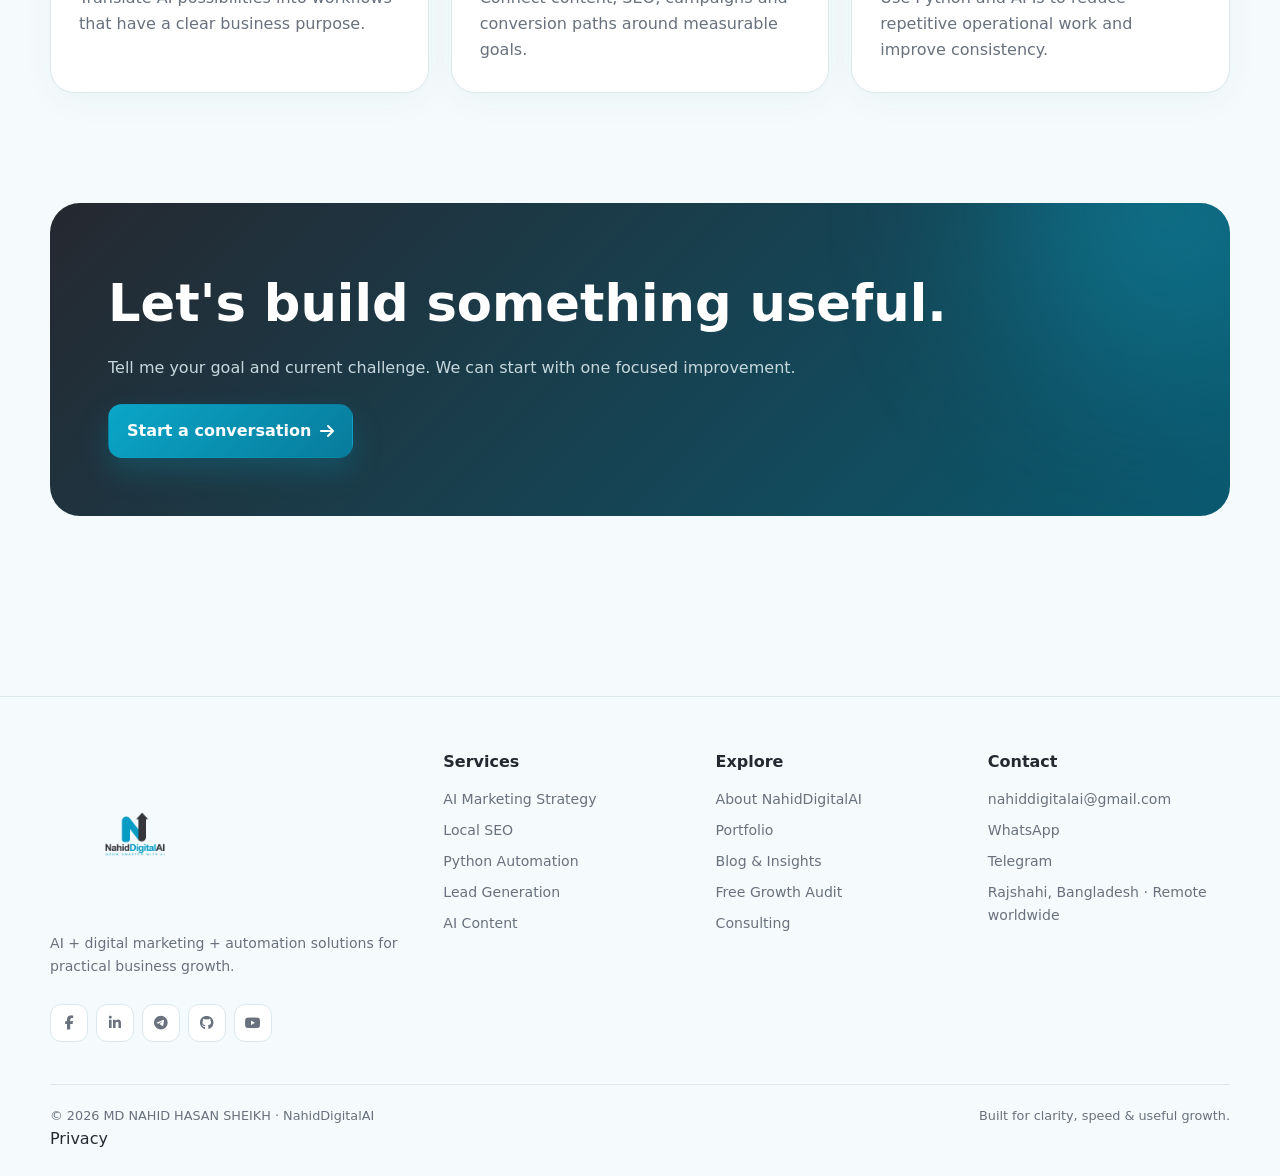
<file: ranking.html>
<!doctype html>
<html lang="en" data-theme="light">
<head>
<meta charset="utf-8"><meta name="viewport" content="width=device-width,initial-scale=1">
<title>About MD Nahid Hasan Sheikh | NahidDigitalAI</title>
<meta name="description" content="Learn about MD Nahid Hasan Sheikh and NahidDigitalAI — an AI, digital marketing, SEO and Python automation focused professional brand in Rajshahi, Bangladesh.">
<meta name="author" content="MD NAHID HASAN SHEIKH">
<meta name="robots" content="index,follow,max-image-preview:large,max-snippet:-1">
<link rel="canonical" href="https://nahid-digital-ai.vercel.app/ranking.html">
<meta property="og:type" content="website"><meta property="og:title" content="About MD Nahid Hasan Sheikh | NahidDigitalAI"><meta property="og:description" content="Learn about MD Nahid Hasan Sheikh and NahidDigitalAI — an AI, digital marketing, SEO and Python automation focused professional brand in Rajshahi, Bangladesh."><meta property="og:url" content="https://nahid-digital-ai.vercel.app/ranking.html"><meta property="og:site_name" content="NahidDigitalAI">
<link rel="icon" href="assets/favicon.png"><link rel="manifest" href="site.webmanifest">
<link rel="stylesheet" href="assets/site.css">
<link rel="stylesheet" href="https://cdnjs.cloudflare.com/ajax/libs/font-awesome/6.6.0/css/all.min.css">
<script type="application/ld+json">{"@context": "https://schema.org", "@type": "Person", "name": "MD Nahid Hasan Sheikh", "alternateName": "NahidDigitalAI", "url": "https://nahid-digital-ai.vercel.app/ranking.html", "jobTitle": "AI & Digital Marketing Professional"}</script></head><header class="site-header"><div class="container nav"><a class="brand-lockup" href="index.html"><img class="brand-logo" src="assets/nahid-logo.png" alt="NahidDigitalAI logo"><span class="brand-word">Nahid<span>DigitalAI</span></span></a><nav class="nav-links" id="navLinks"><a class="" href="index.html">Home</a><a class="active" href="ranking.html">About</a><a class="" href="index.html#services">Services</a><a class="" href="blog.html">Blog</a><a class="" href="index.html#contact">Contact</a></nav><div class="nav-actions"><button class="theme" id="themeToggle" aria-label="Toggle theme"><i class="fas fa-moon"></i></button><a class="btn btn-primary" href="index.html#contact">Hire Me</a><button class="menu-btn" id="menuBtn" aria-label="Menu"><i class="fas fa-bars"></i></button></div></div></header>
<main>
<section class="page-hero"><div class="container"><div class="breadcrumbs">Home / About</div><span class="eyebrow" style="margin-top:18px">About NahidDigitalAI</span><h1>AI, marketing and automation—connected into <span class="gradient">useful systems.</span></h1><p>MD Nahid Hasan Sheikh builds practical digital solutions around business growth, search visibility, content and workflow automation.</p></div></section>
<section class="section"><div class="container split"><div class="card reveal"><span class="eyebrow">Profile</span><h2 style="margin:16px 0">MD Nahid Hasan Sheikh</h2><p class="muted">I work at the intersection of AI, digital marketing and automation. My focus is on turning business goals into clear digital actions—whether that means improving local visibility, building content systems, generating leads or automating repetitive work with Python.</p><div class="checklist"><div class="check"><i class="fas fa-circle-check"></i><span>AI strategy and business workflows</span></div><div class="check"><i class="fas fa-circle-check"></i><span>Digital marketing and content systems</span></div><div class="check"><i class="fas fa-circle-check"></i><span>Local SEO and Google Business Profile</span></div><div class="check"><i class="fas fa-circle-check"></i><span>Python automation and practical tools</span></div></div></div><div class="card reveal"><img src="assets/nahid-logo.png" alt="NahidDigitalAI" style="width:min(330px,90%);margin:0 auto 22px"><h3 style="text-align:center">NahidDigitalAI</h3><p style="text-align:center;margin-top:8px">Grow smarter with AI.</p></div></div></section>
<section class="section" style="padding-top:10px"><div class="container"><div class="section-head reveal"><span class="eyebrow">Core capabilities</span><h2>What I bring to a project.</h2></div><div class="grid"><div class="card reveal"><div class="icon"><i class="fas fa-brain"></i></div><h3>AI Strategy</h3><p>Translate AI possibilities into workflows that have a clear business purpose.</p></div><div class="card reveal"><div class="icon"><i class="fas fa-chart-line"></i></div><h3>Digital Growth</h3><p>Connect content, SEO, campaigns and conversion paths around measurable goals.</p></div><div class="card reveal"><div class="icon"><i class="fas fa-code"></i></div><h3>Automation</h3><p>Use Python and APIs to reduce repetitive operational work and improve consistency.</p></div></div></div></section>
<section class="section" style="padding-top:10px"><div class="container"><div class="cta reveal"><h2 style="font-size:clamp(2rem,4vw,3.2rem)">Let's build something useful.</h2><p>Tell me your goal and current challenge. We can start with one focused improvement.</p><a class="btn btn-primary" href="index.html#contact">Start a conversation <i class="fas fa-arrow-right"></i></a></div></div></section>
</main>
<footer class="site-footer"><div class="container"><div class="footer-grid">
<div><img class="footer-logo" src="assets/nahid-logo.png" alt="NahidDigitalAI"><p>AI + digital marketing + automation solutions for practical business growth.</p><div class="socials">
<a href="https://facebook.com/NahidDigitalAI" target="_blank" rel="noopener" aria-label="Facebook"><i class="fab fa-facebook-f"></i></a>
<a href="https://linkedin.com/in/NahidDigitalAI" target="_blank" rel="noopener" aria-label="LinkedIn"><i class="fab fa-linkedin-in"></i></a>
<a href="https://t.me/NahidDigitalAI" target="_blank" rel="noopener" aria-label="Telegram"><i class="fab fa-telegram-plane"></i></a>
<a href="https://github.com/NahidDigitalAI" target="_blank" rel="noopener" aria-label="GitHub"><i class="fab fa-github"></i></a>
<a href="https://youtube.com/@NahidDigitalAI" target="_blank" rel="noopener" aria-label="YouTube"><i class="fab fa-youtube"></i></a>
</div></div>
<div><h4>Services</h4><a href="ai-strategy.html">AI Marketing Strategy</a><a href="local-seo.html">Local SEO</a><a href="automation.html">Python Automation</a><a href="lead-generation.html">Lead Generation</a><a href="content-solutions.html">AI Content</a></div>
<div><h4>Explore</h4><a href="ranking.html">About NahidDigitalAI</a><a href="portfolio.html">Portfolio</a><a href="blog.html">Blog & Insights</a><a href="free-audit.html">Free Growth Audit</a><a href="consulting.html">Consulting</a></div>
<div><h4>Contact</h4><a href="mailto:nahiddigitalai@gmail.com">nahiddigitalai@gmail.com</a><a href="https://wa.me/8801757925193" target="_blank" rel="noopener">WhatsApp</a><a href="https://t.me/NahidDigitalAI" target="_blank" rel="noopener">Telegram</a><p>Rajshahi, Bangladesh · Remote worldwide</p></div>
</div><div class="footer-bottom"><span>© 2026 MD NAHID HASAN SHEIKH · NahidDigitalAI</span><span>Built for clarity, speed & useful growth.</span></div><a href="privacy.html">Privacy</a></div></footer>
<button class="to-top" id="toTop" aria-label="Back to top"><i class="fas fa-arrow-up"></i></button>
<button class="tg-fab" id="tgFab" aria-label="Message on Telegram"><i class="fab fa-telegram-plane"></i></button>
<div class="tg-panel" id="tgPanel"><div class="tg-head"><div><strong>NahidDigitalAI</strong><small>Telegram contact · usually replies quickly</small></div><button class="tg-close" id="tgClose" aria-label="Close"><i class="fas fa-times"></i></button></div><div class="tg-body"><div class="tg-welcome">Hi! Tell me what you want to improve—AI, SEO, ads, automation or content.</div><form id="tgQuickForm"><div class="field"><label>Name</label><input id="tgQuickName" required placeholder="Your name"></div><div class="field"><label>Email</label><input id="tgQuickEmail" type="email" placeholder="you@example.com"></div><div class="field"><label>Message</label><textarea id="tgQuickMessage" required placeholder="How can I help?"></textarea></div><button class="btn btn-primary" id="tgQuickSend" type="submit">Send on Telegram <i class="fab fa-telegram-plane"></i></button><div class="tg-status" id="tgQuickStatus"></div></form></div></div>
<script src="assets/blog-data.js"></script><script src="assets/site.js" defer></script></body></html>
</file>
<file: assets/site.css>
:root{
  --bg:#f5fbfd;--surface:#ffffff;--surface2:#e9f8fb;--text:#252830;--muted:#68717d;
  --line:#dce8ec;--brand:#0aa6c8;--brand2:#087b9b;--ink:#30323a;--accent:#18b6d8;
  --shadow:0 22px 70px rgba(18,61,75,.11);--radius:24px;--max:1180px;
}
[data-theme="dark"]{
  --bg:#071217;--surface:#0d1a20;--surface2:#10262e;--text:#f3f9fb;--muted:#a8bbc2;
  --line:#1c333c;--ink:#e6eef1;--shadow:0 25px 80px rgba(0,0,0,.38);
}
*{box-sizing:border-box;margin:0;padding:0}
html{scroll-behavior:smooth}
body{font-family:Inter,ui-sans-serif,system-ui,-apple-system,"Segoe UI",sans-serif;background:var(--bg);color:var(--text);line-height:1.65;overflow-x:hidden}
a{color:inherit;text-decoration:none}img{max-width:100%;display:block}
button,input,textarea,select{font:inherit}button{cursor:pointer}
::selection{background:var(--brand);color:#fff}
.container{width:min(var(--max),calc(100% - 40px));margin:auto}
.section{padding:100px 0}
.section-head{max-width:760px;margin:0 auto 50px;text-align:center}
.section-head h2{font-size:clamp(2rem,4vw,3.4rem);line-height:1.08;letter-spacing:-.045em;margin:14px 0}
.section-head p{color:var(--muted);font-size:1.04rem}
.eyebrow{display:inline-flex;align-items:center;gap:8px;padding:8px 13px;border:1px solid rgba(10,166,200,.25);background:rgba(10,166,200,.08);border-radius:999px;color:var(--brand2);font-size:.76rem;font-weight:900;letter-spacing:.07em;text-transform:uppercase}
[data-theme="dark"] .eyebrow{color:#56d5ef}
.muted{color:var(--muted)}
.grid{display:grid;grid-template-columns:repeat(3,1fr);gap:22px}
.card{position:relative;overflow:hidden;background:var(--surface);border:1px solid var(--line);border-radius:var(--radius);padding:28px;box-shadow:0 8px 32px rgba(22,63,76,.045);transition:.35s ease}
.card:before{content:"";position:absolute;inset:-40%;background:linear-gradient(110deg,transparent 42%,rgba(10,166,200,.10),transparent 58%);transform:translateX(-55%) rotate(8deg);transition:.7s}
.card:hover{transform:translateY(-7px);border-color:rgba(10,166,200,.34);box-shadow:var(--shadow)}
.card:hover:before{transform:translateX(55%) rotate(8deg)}
.card>*{position:relative;z-index:1}
.icon{width:54px;height:54px;display:grid;place-items:center;border-radius:17px;background:linear-gradient(135deg,var(--brand),var(--brand2));color:#fff;font-size:1.2rem;margin-bottom:18px;box-shadow:0 12px 28px rgba(10,166,200,.20)}
.card h3{font-size:1.18rem;margin-bottom:9px;letter-spacing:-.02em}.card p{color:var(--muted)}
.link{display:inline-flex;align-items:center;gap:8px;margin-top:18px;color:var(--brand2);font-weight:900}
[data-theme="dark"] .link{color:#55d6ef}

.site-header{position:sticky;top:0;z-index:1000;background:color-mix(in srgb,var(--bg) 82%,transparent);backdrop-filter:blur(18px);border-bottom:1px solid color-mix(in srgb,var(--line) 80%,transparent)}
.nav{height:82px;display:flex;align-items:center;gap:22px}
.brand-lockup{display:flex;align-items:center;gap:10px;min-width:210px}.brand-logo{width:48px;height:40px;object-fit:contain}.brand-word{font-weight:950;font-size:1.12rem;letter-spacing:-.045em}.brand-word span{color:var(--brand)}
.nav-links{display:flex;align-items:center;justify-content:center;gap:22px;flex:1}.nav-links a{font-size:.9rem;color:var(--muted);font-weight:800;transition:.2s}.nav-links a:hover,.nav-links a.active{color:var(--text)}
.nav-actions{display:flex;align-items:center;gap:9px}.theme{width:41px;height:41px;border:1px solid var(--line);background:var(--surface);color:var(--text);border-radius:13px}
.menu-btn{display:none;width:42px;height:42px;border:1px solid var(--line);background:var(--surface);color:var(--text);border-radius:13px}
.btn{display:inline-flex;align-items:center;justify-content:center;gap:9px;padding:13px 18px;border-radius:14px;border:1px solid transparent;font-weight:900;transition:.25s}
.btn-primary{background:linear-gradient(135deg,var(--brand),var(--brand2));color:#fff;box-shadow:0 13px 30px rgba(10,166,200,.23)}
.btn-primary:hover{transform:translateY(-2px);box-shadow:0 18px 38px rgba(10,166,200,.31)}
.btn-ghost{border-color:var(--line);background:var(--surface);color:var(--text)}.btn-ghost:hover{border-color:rgba(10,166,200,.35)}

.hero{padding:92px 0 78px;position:relative;isolation:isolate}.hero:before,.hero:after{content:"";position:absolute;border-radius:50%;filter:blur(80px);opacity:.18;z-index:-1}
.hero:before{width:420px;height:420px;background:#0aa6c8;left:-190px;top:-80px}.hero:after{width:360px;height:360px;background:#30323a;right:-160px;bottom:-110px}
.hero-grid{display:grid;grid-template-columns:1.08fr .92fr;gap:70px;align-items:center}
.hero h1{font-size:clamp(2.8rem,6.3vw,6rem);line-height:.98;letter-spacing:-.07em;margin:18px 0}
.gradient{background:linear-gradient(135deg,var(--brand),#39cde9);-webkit-background-clip:text;background-clip:text;color:transparent}
.hero-lead{font-size:1.13rem;color:var(--muted);max-width:700px}.hero-actions{display:flex;gap:12px;flex-wrap:wrap;margin:28px 0}
.trust-row{display:flex;gap:18px;flex-wrap:wrap;color:var(--muted);font-size:.86rem}.trust-row span{display:flex;gap:7px;align-items:center}.trust-row i{color:var(--brand)}
.hero-visual{position:relative}.profile-card{padding:14px;border:1px solid var(--line);background:var(--surface);border-radius:32px;box-shadow:var(--shadow);animation:heroFloat 6s ease-in-out infinite}
.profile-art{min-height:490px;border-radius:24px;background:radial-gradient(circle at 50% 30%,rgba(10,166,200,.18),transparent 40%),linear-gradient(145deg,var(--surface2),var(--surface));display:grid;place-items:center;overflow:hidden}
.profile-art img{width:82%;height:auto;object-fit:contain;filter:drop-shadow(0 22px 35px rgba(10,166,200,.16))}
.float-chip{position:absolute;padding:11px 14px;border-radius:15px;background:var(--surface);border:1px solid var(--line);box-shadow:var(--shadow);font-size:.79rem;font-weight:900}.chip-1{top:8%;left:-34px}.chip-2{right:-34px;bottom:16%}.chip-3{left:8%;bottom:-18px}
.typing{min-height:30px;font-weight:900;color:var(--brand2)}[data-theme="dark"] .typing{color:#55d6ef}.cursor{display:inline-block;width:2px;height:1em;background:currentColor;margin-left:3px;vertical-align:-2px;animation:blink .8s step-end infinite}

.stats{display:grid;grid-template-columns:repeat(4,1fr);gap:15px}.stat{padding:22px;text-align:center;border:1px solid var(--line);background:var(--surface);border-radius:18px}.stat strong{display:block;font-size:1.55rem}.stat span{display:block;color:var(--muted);font-size:.82rem;margin-top:4px}
.split{display:grid;grid-template-columns:1fr 1fr;gap:26px}.checklist{display:grid;gap:12px;margin-top:20px}.check{display:flex;gap:10px}.check i{color:var(--brand);margin-top:5px}.process{display:grid;gap:14px}.step{display:flex;gap:15px;padding:19px;border:1px solid var(--line);background:var(--surface);border-radius:18px}.step-no{min-width:38px;height:38px;border-radius:50%;display:grid;place-items:center;background:var(--surface2);color:var(--brand2);font-weight:950}
.cta{padding:58px;border-radius:30px;background:linear-gradient(135deg,#252830,#0a596f);color:#fff;position:relative;overflow:hidden}.cta:after{content:"";position:absolute;width:330px;height:330px;border-radius:50%;background:#0aa6c8;filter:blur(90px);right:-100px;top:-160px;opacity:.4}.cta>*{position:relative;z-index:1}.cta p{color:#c6d8dd;margin:10px 0 22px}
.page-hero{padding:88px 0 58px;text-align:center;background:radial-gradient(circle at 50% 0,rgba(10,166,200,.13),transparent 48%)}.page-hero h1{font-size:clamp(2.5rem,5.3vw,4.8rem);line-height:1.02;letter-spacing:-.06em;margin:15px auto;max-width:930px}.page-hero p{max-width:760px;margin:auto;color:var(--muted);font-size:1.05rem}.breadcrumbs{font-size:.82rem;color:var(--muted)}
.article{max-width:850px;margin:auto}.article h2{font-size:1.7rem;margin:34px 0 10px}.article p,.article li{color:var(--muted);font-size:1.04rem}.article ul{padding-left:22px;margin:15px 0}
.feature-image{width:100%;max-height:430px;object-fit:cover;border-radius:20px;border:1px solid var(--line);margin:22px 0}.blog-meta{display:flex;flex-wrap:wrap;gap:9px;color:var(--muted);font-size:.79rem;margin-bottom:13px}.blog-card h3{min-height:55px}
.blog-tools{display:flex;gap:12px;flex-wrap:wrap;margin:0 auto 30px;max-width:920px}.search-box{flex:1;min-width:230px}.search-box input,.select{width:100%;padding:13px 15px;border:1px solid var(--line);border-radius:13px;background:var(--surface);color:var(--text);outline:none}.search-box input:focus,.select:focus{border-color:var(--brand)}
.post-content p{margin:0 0 15px}.post-content h2{color:var(--text);margin:28px 0 10px}.post-content ul{margin-bottom:18px}

.contact-grid{display:grid;grid-template-columns:.82fr 1.18fr;gap:24px}.contact-card{padding:30px;border:1px solid var(--line);border-radius:22px;background:var(--surface)}.contact-list{display:grid;gap:15px;margin-top:20px}.contact-item{display:flex;gap:12px}.contact-item i{color:var(--brand);margin-top:5px}
.form-grid{display:grid;grid-template-columns:1fr 1fr;gap:14px}.field{display:grid;gap:7px;margin-bottom:14px}.field label{font-size:.8rem;font-weight:900}.field input,.field textarea,.field select{width:100%;padding:13px 14px;border:1px solid var(--line);background:var(--bg);color:var(--text);border-radius:12px;outline:none}.field textarea{min-height:150px;resize:vertical}.field input:focus,.field textarea:focus,.field select:focus{border-color:var(--brand);box-shadow:0 0 0 4px rgba(10,166,200,.09)}.form-status{margin-top:10px;font-size:.83rem;color:var(--muted)}

.faq{display:grid;gap:12px;max-width:850px;margin:auto}.faq details{background:var(--surface);border:1px solid var(--line);border-radius:16px;padding:18px 20px}.faq summary{font-weight:900;cursor:pointer}
.site-footer{margin-top:80px;padding:52px 0 24px;border-top:1px solid var(--line)}.footer-grid{display:grid;grid-template-columns:1.5fr 1fr 1fr 1fr;gap:30px}.footer-logo{width:170px;margin-bottom:13px}.footer-grid h4{margin-bottom:12px}.footer-grid a,.footer-grid p{display:block;color:var(--muted);font-size:.88rem;margin:8px 0}.socials{display:flex;gap:8px;margin-top:17px}.socials a{width:38px;height:38px;display:grid;place-items:center;border:1px solid var(--line);border-radius:11px;background:var(--surface);transition:.2s}.socials a:hover{border-color:var(--brand);color:var(--brand);transform:translateY(-2px)}.footer-bottom{display:flex;justify-content:space-between;gap:20px;margin-top:34px;padding-top:20px;border-top:1px solid var(--line);color:var(--muted);font-size:.8rem}

.tg-fab{position:fixed;right:22px;bottom:22px;width:59px;height:59px;border:0;border-radius:50%;background:#229ed9;color:#fff;z-index:1100;box-shadow:0 15px 35px rgba(34,158,217,.35);animation:tgPulse 2.6s infinite}.tg-fab:hover{transform:scale(1.05)}
.tg-panel{position:fixed;right:22px;bottom:94px;width:min(380px,calc(100vw - 30px));background:var(--surface);border:1px solid var(--line);border-radius:22px;box-shadow:var(--shadow);z-index:1099;overflow:hidden;display:none}.tg-panel.open{display:block;animation:pop .25s ease}.tg-head{padding:17px 18px;background:linear-gradient(135deg,#229ed9,#1377a3);color:#fff;display:flex;justify-content:space-between;align-items:center}.tg-head small{display:block;opacity:.82}.tg-close{border:0;background:transparent;color:#fff;font-size:1.1rem}.tg-body{padding:18px}.tg-welcome{padding:12px 14px;background:var(--surface2);border-radius:14px;margin-bottom:14px;font-size:.9rem}.tg-status{font-size:.82rem;margin-top:10px;color:var(--muted)}
.to-top{position:fixed;right:22px;bottom:94px;width:43px;height:43px;border:1px solid var(--line);background:var(--surface);color:var(--text);border-radius:12px;display:none;z-index:1050}.to-top.show{display:block}

.admin-wrap{max-width:1100px;margin:auto}.admin-top{display:flex;justify-content:space-between;gap:16px;align-items:center;margin-bottom:25px}.admin-card{background:var(--surface);border:1px solid var(--line);border-radius:20px;padding:24px}.admin-grid{display:grid;grid-template-columns:.9fr 1.1fr;gap:20px}.post-row{display:grid;grid-template-columns:1fr auto;gap:10px;align-items:center;padding:13px 0;border-bottom:1px solid var(--line)}.post-row:last-child{border-bottom:0}.post-row small{display:block;color:var(--muted)}.admin-actions{display:flex;gap:8px;flex-wrap:wrap}.danger{background:#fff1f2!important;color:#be123c!important;border-color:#fecdd3!important}.notice{padding:13px 15px;background:#fff9e8;border:1px solid #f5df9a;color:#7a5b08;border-radius:13px;font-size:.84rem;margin-bottom:18px}.preview-box{padding:18px;border:1px dashed var(--line);border-radius:15px;background:var(--bg);min-height:140px}.admin-lock{max-width:450px;margin:60px auto}

.reveal{opacity:0;transform:translateY(20px);transition:opacity .7s ease,transform .7s ease}.reveal.visible{opacity:1;transform:none}
@keyframes heroFloat{50%{transform:translateY(-9px) rotate(.7deg)}}@keyframes tgPulse{50%{box-shadow:0 0 0 13px rgba(34,158,217,.10),0 15px 35px rgba(34,158,217,.35)}}@keyframes pop{from{opacity:0;transform:translateY(12px) scale(.98)}to{opacity:1;transform:none}}@keyframes blink{50%{opacity:0}}
@media(max-width:980px){.nav-links{display:none;position:absolute;top:82px;left:0;right:0;padding:16px 20px;background:var(--surface);border-bottom:1px solid var(--line);flex-direction:column;align-items:flex-start}.nav-links.open{display:flex}.menu-btn{display:block}.nav-actions .btn{display:none}.hero-grid,.split,.contact-grid,.admin-grid{grid-template-columns:1fr}.grid{grid-template-columns:repeat(2,1fr)}.stats{grid-template-columns:repeat(2,1fr)}.footer-grid{grid-template-columns:1fr 1fr}}
@media(max-width:620px){.container{width:min(var(--max),calc(100% - 26px))}.section{padding:72px 0}.hero{padding:60px 0}.hero h1{font-size:3rem}.hero-actions .btn{width:100%}.grid,.stats,.form-grid,.footer-grid{grid-template-columns:1fr}.profile-art{min-height:360px}.float-chip{display:none}.page-hero{padding:62px 0 44px}.cta{padding:35px 24px}.footer-bottom{flex-direction:column}.tg-fab{right:14px;bottom:14px}.tg-panel{right:14px;bottom:82px}.brand-lockup{min-width:auto}.brand-logo{width:43px}}
@media(prefers-reduced-motion:reduce){*,*:before,*:after{scroll-behavior:auto!important;animation:none!important;transition:none!important}.reveal{opacity:1;transform:none}}
</file>
